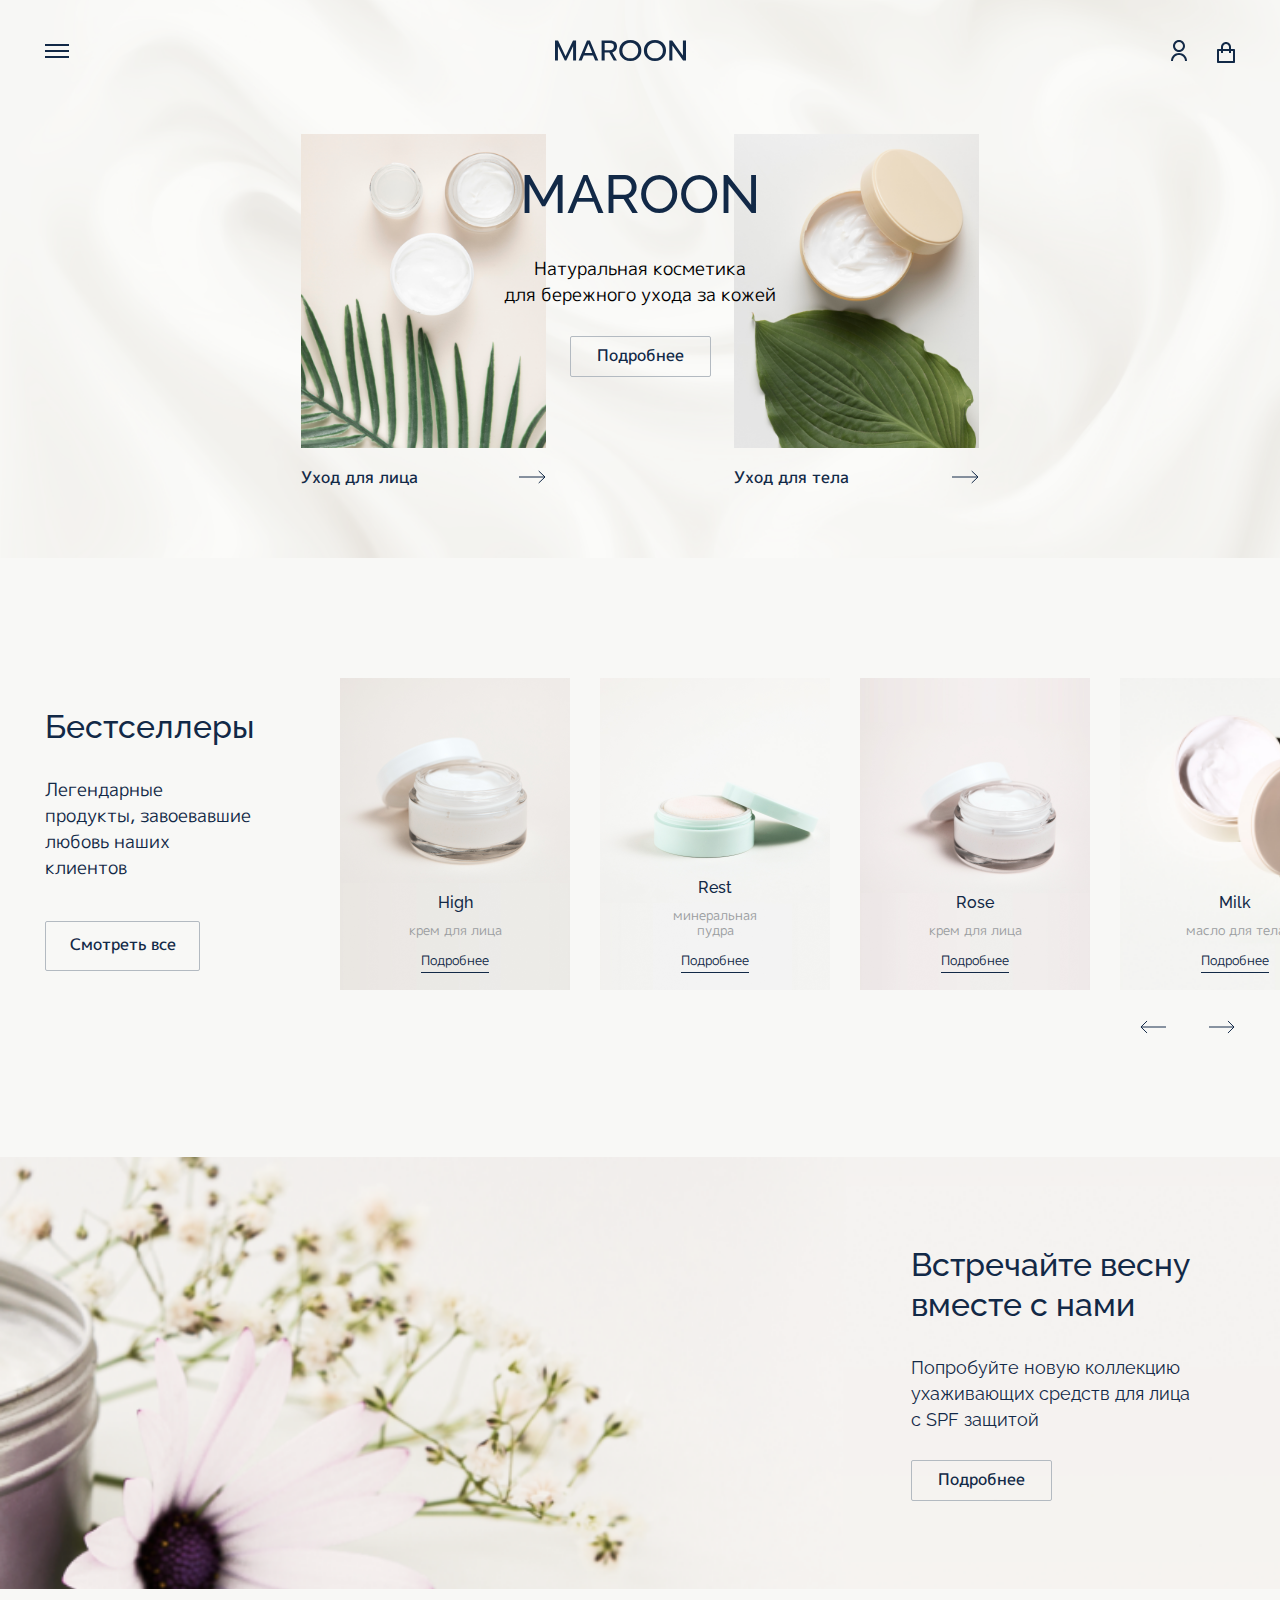
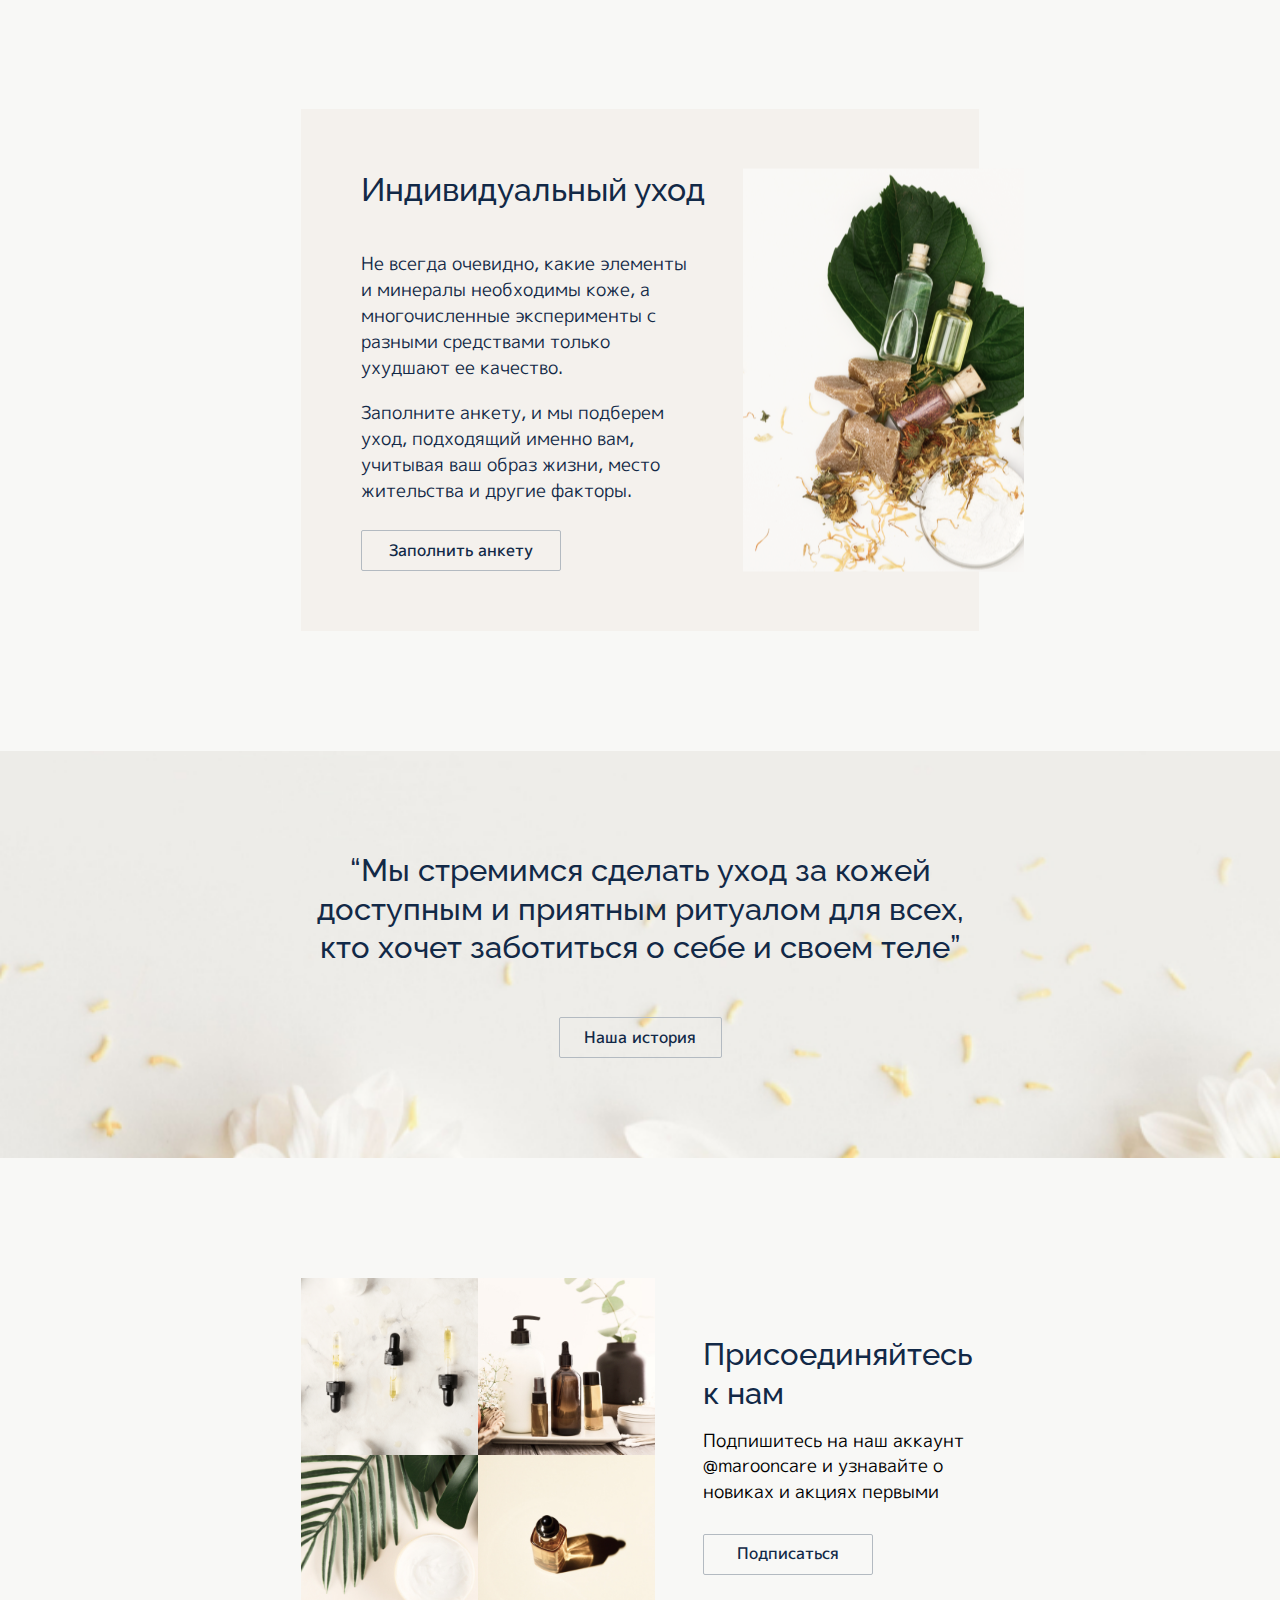
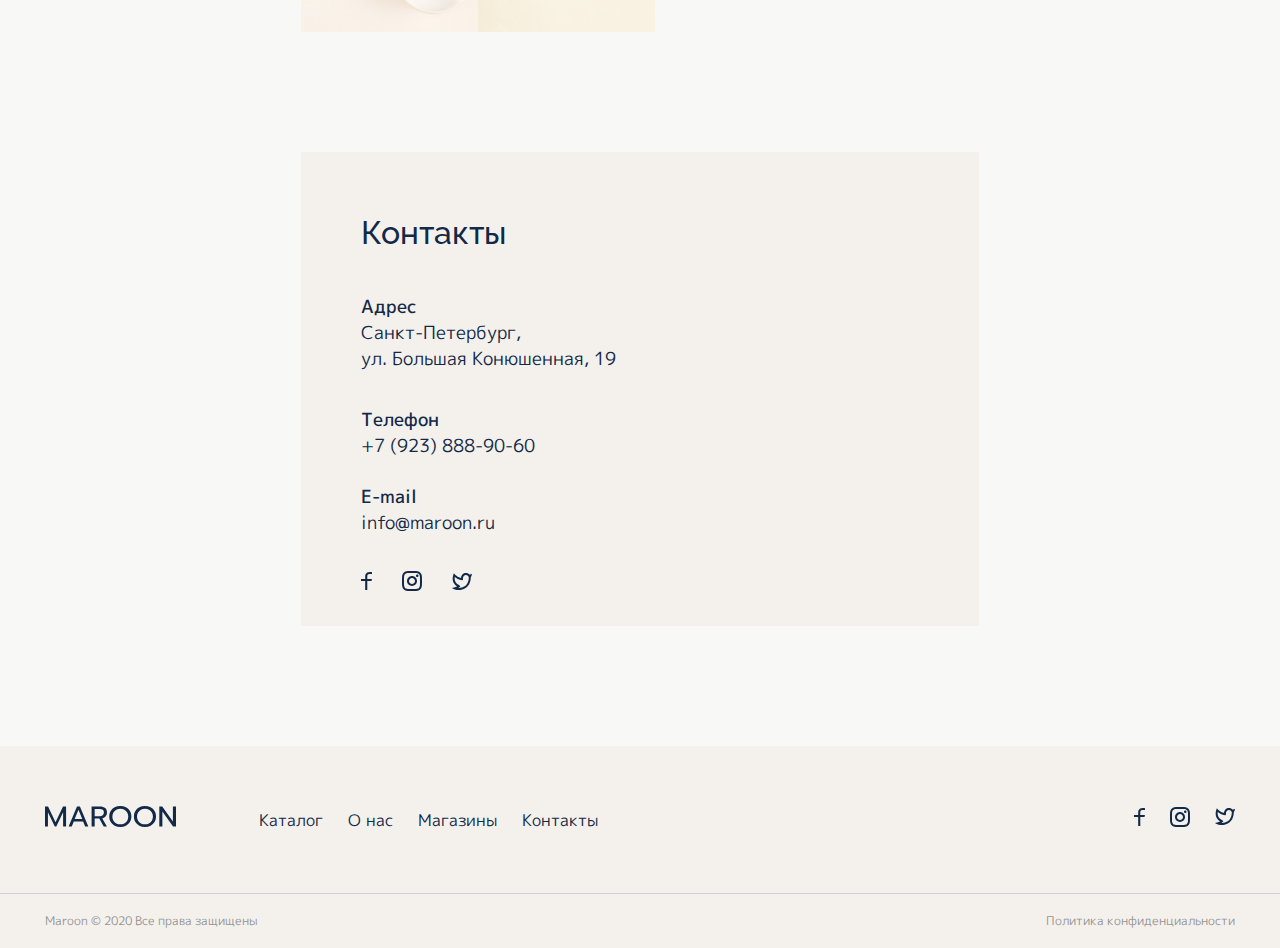
<file: index.html>
<!DOCTYPE html>
<html lang="ru">

<head>
    <meta charset="UTF-8">
    <meta name="viewport" content="width=device-width, initial-scale=1.0">
    <link rel="stylesheet" href="./assets/style/css/normalize.css">
    <link rel="stylesheet" href="./assets/style/css/main.css">
    <title>Главная страница</title>
</head>

<body>
    <div class="hero">
        <div class="hero__wrap">
            <header class="header">
                <div class="header__wrap">
                    <!-- <div class="headerBox"> -->
                    <div class="Hamburger Hamburger_xs">
                        <svg xmlns="http://www.w3.org/2000/svg" width="22" height="13" viewBox="0 0 22 13" fill="none">
                            <path d="M0 1H22M0 6.5H22M0 12H22" stroke="#122947" stroke-width="2" />
                        </svg>
                    </div>
                    <div class="Hamburger Hamburger_sm">
                        <svg width="24" height="14" viewBox="0 0 24 14" fill="none" xmlns="http://www.w3.org/2000/svg">
                            <path d="M0 1H24M0 7H24M0 13H24" stroke="#122947" stroke-width="2" />
                        </svg>
                    </div>
                    <!-- </div> -->
                    <div class="headerBox">
                        <a href="/" class="logo logo_sm" target="_blank">
                            <svg xmlns="http://www.w3.org/2000/svg" width="131" height="21" viewBox="0 0 131 21"
                                fill="none">
                                <path
                                    d="M0 0.432098H3.06145L10.535 16.1317L18.0085 0.432098H21.07V20.5679H18.0986V6.25103L11.2854 20.5679H9.78465L2.9414 6.25103V20.5679H0V0.432098Z"
                                    fill="#122947" />
                                <path
                                    d="M31.9844 0.432098H34.9258L43.2998 20.5679H40.1783L38.0773 15.5556H28.8029L26.7619 20.5679H23.6104L31.9844 0.432098ZM37.2369 13.107L33.4551 3.68724L29.6733 13.107H37.2369Z"
                                    fill="#122947" />
                                <path
                                    d="M46.6042 0.432098H55.0382C57.2792 0.432098 59 0.950617 60.2006 1.98765C61.4012 3.02469 62.0015 4.54184 62.0015 6.5391C62.0015 8.01783 61.5913 9.27572 60.7709 10.3128C59.9505 11.3306 58.7899 12.0219 57.2892 12.3868L61.9114 20.5679H58.7299L54.2578 12.6173H49.6656V20.5679H46.6042V0.432098ZM54.5279 10.1399C55.8686 10.1399 56.9291 9.84225 57.7094 9.24691C58.5098 8.63237 58.91 7.72977 58.91 6.5391C58.91 5.2332 58.5198 4.30178 57.7394 3.74486C56.9791 3.18793 55.9086 2.90947 54.5279 2.90947H49.6656V10.1399H54.5279Z"
                                    fill="#122947" />
                                <path
                                    d="M75.3097 21C73.2287 21 71.3479 20.5679 69.6671 19.7037C67.9863 18.8203 66.6656 17.5816 65.7052 15.9877C64.7447 14.3937 64.2645 12.5693 64.2645 10.5144C64.2645 8.45953 64.7447 6.63512 65.7052 5.04115C66.6656 3.44719 67.9863 2.2085 69.6671 1.3251C71.3479 0.441701 73.2287 0 75.3097 0C77.3907 0 79.2716 0.441701 80.9524 1.3251C82.6332 2.2085 83.9538 3.44719 84.9143 5.04115C85.8747 6.63512 86.355 8.45953 86.355 10.5144C86.355 12.5693 85.8747 14.3937 84.9143 15.9877C83.9538 17.5816 82.6332 18.8203 80.9524 19.7037C79.2716 20.5679 77.3907 21 75.3097 21ZM75.3097 18.3498C76.7904 18.3498 78.1311 18.0329 79.3316 17.3992C80.5522 16.7462 81.5127 15.834 82.213 14.6626C82.9133 13.4719 83.2635 12.0892 83.2635 10.5144C83.2635 8.95885 82.9133 7.59534 82.213 6.42387C81.5327 5.2332 80.5922 4.32099 79.3917 3.68724C78.1911 3.03429 76.8505 2.70782 75.3698 2.70782C73.869 2.70782 72.5084 3.02469 71.2878 3.65844C70.0873 4.29218 69.1268 5.20439 68.4065 6.39506C67.7061 7.58573 67.356 8.95885 67.356 10.5144C67.356 12.0892 67.7061 13.4719 68.4065 14.6626C69.1068 15.834 70.0572 16.7462 71.2578 17.3992C72.4784 18.0329 73.829 18.3498 75.3097 18.3498Z"
                                    fill="#122947" />
                                <path
                                    d="M99.9601 21C97.8791 21 95.9982 20.5679 94.3174 19.7037C92.6366 18.8203 91.316 17.5816 90.3556 15.9877C89.3951 14.3937 88.9149 12.5693 88.9149 10.5144C88.9149 8.45953 89.3951 6.63512 90.3556 5.04115C91.316 3.44719 92.6366 2.2085 94.3174 1.3251C95.9982 0.441701 97.8791 0 99.9601 0C102.041 0 103.922 0.441701 105.603 1.3251C107.284 2.2085 108.604 3.44719 109.565 5.04115C110.525 6.63512 111.005 8.45953 111.005 10.5144C111.005 12.5693 110.525 14.3937 109.565 15.9877C108.604 17.5816 107.284 18.8203 105.603 19.7037C103.922 20.5679 102.041 21 99.9601 21ZM99.9601 18.3498C101.441 18.3498 102.781 18.0329 103.982 17.3992C105.203 16.7462 106.163 15.834 106.863 14.6626C107.564 13.4719 107.914 12.0892 107.914 10.5144C107.914 8.95885 107.564 7.59534 106.863 6.42387C106.183 5.2332 105.243 4.32099 104.042 3.68724C102.841 3.03429 101.501 2.70782 100.02 2.70782C98.5194 2.70782 97.1588 3.02469 95.9382 3.65844C94.7376 4.29218 93.7772 5.20439 93.0568 6.39506C92.3565 7.58573 92.0063 8.95885 92.0063 10.5144C92.0063 12.0892 92.3565 13.4719 93.0568 14.6626C93.7572 15.834 94.7076 16.7462 95.9082 17.3992C97.1288 18.0329 98.4794 18.3498 99.9601 18.3498Z"
                                    fill="#122947" />
                                <path
                                    d="M114.312 0.432098H117.223L127.909 15.6132V0.432098H131V20.5679H128.059L117.374 5.38683V20.5679H114.312V0.432098Z"
                                    fill="#122947" />
                            </svg>
                        </a>
                        <a href="/" class="logo logo_xs" target="_blank">
                            <svg xmlns="http://www.w3.org/2000/svg" width="85" height="13" viewBox="0 0 85 13"
                                fill="none">
                                <path
                                    d="M0 0.267489H1.98644L6.83569 9.98628L11.6849 0.267489H13.6714V12.7325H11.7434V3.86968L7.32256 12.7325H6.34882L1.90854 3.86968V12.7325H0V0.267489Z"
                                    fill="#122947" />
                                <path
                                    d="M20.7532 0.267489H22.6618L28.0953 12.7325H26.0699L24.7066 9.62963H18.6889L17.3646 12.7325H15.3197L20.7532 0.267489ZM24.1613 8.11385L21.7075 2.28258L19.2537 8.11385H24.1613Z"
                                    fill="#122947" />
                                <path
                                    d="M30.2393 0.267489H35.7118C37.1659 0.267489 38.2825 0.588477 39.0615 1.23045C39.8405 1.87243 40.23 2.81161 40.23 4.04801C40.23 4.96342 39.9638 5.74211 39.4315 6.38409C38.8992 7.01417 38.1461 7.44216 37.1724 7.66804L40.1715 12.7325H38.1072L35.2054 7.8107H32.2258V12.7325H30.2393V0.267489ZM35.3807 6.27709C36.2506 6.27709 36.9387 6.09282 37.445 5.72428C37.9644 5.34385 38.224 4.78509 38.224 4.04801C38.224 3.2396 37.9709 2.66301 37.4645 2.31824C36.9712 1.97348 36.2766 1.8011 35.3807 1.8011H32.2258V6.27709H35.3807Z"
                                    fill="#122947" />
                                <path
                                    d="M48.8651 13C47.5148 13 46.2944 12.7325 45.2038 12.1975C44.1132 11.6507 43.2563 10.8839 42.6331 9.89712C42.0099 8.91038 41.6983 7.78098 41.6983 6.50892C41.6983 5.23685 42.0099 4.10745 42.6331 3.12071C43.2563 2.13397 44.1132 1.36717 45.2038 0.820302C46.2944 0.273434 47.5148 0 48.8651 0C50.2154 0 51.4358 0.273434 52.5264 0.820302C53.617 1.36717 54.4739 2.13397 55.0971 3.12071C55.7203 4.10745 56.0319 5.23685 56.0319 6.50892C56.0319 7.78098 55.7203 8.91038 55.0971 9.89712C54.4739 10.8839 53.617 11.6507 52.5264 12.1975C51.4358 12.7325 50.2154 13 48.8651 13ZM48.8651 11.3594C49.8259 11.3594 50.6957 11.1632 51.4747 10.7709C52.2667 10.3667 52.8899 9.80201 53.3443 9.07682C53.7987 8.33974 54.0259 7.48377 54.0259 6.50892C54.0259 5.54595 53.7987 4.70188 53.3443 3.97668C52.9029 3.2396 52.2927 2.6749 51.5137 2.28258C50.7347 1.87837 49.8648 1.67627 48.904 1.67627C47.9303 1.67627 47.0474 1.87243 46.2555 2.26475C45.4765 2.65706 44.8533 3.22177 44.3859 3.95885C43.9314 4.69593 43.7042 5.54595 43.7042 6.50892C43.7042 7.48377 43.9314 8.33974 44.3859 9.07682C44.8403 9.80201 45.457 10.3667 46.236 10.7709C47.028 11.1632 47.9043 11.3594 48.8651 11.3594Z"
                                    fill="#122947" />
                                <path
                                    d="M64.8596 13C63.5093 13 62.2889 12.7325 61.1983 12.1975C60.1077 11.6507 59.2508 10.8839 58.6276 9.89712C58.0044 8.91038 57.6928 7.78098 57.6928 6.50892C57.6928 5.23685 58.0044 4.10745 58.6276 3.12071C59.2508 2.13397 60.1077 1.36717 61.1983 0.820302C62.2889 0.273434 63.5093 0 64.8596 0C66.2099 0 67.4303 0.273434 68.5209 0.820302C69.6115 1.36717 70.4684 2.13397 71.0916 3.12071C71.7148 4.10745 72.0264 5.23685 72.0264 6.50892C72.0264 7.78098 71.7148 8.91038 71.0916 9.89712C70.4684 10.8839 69.6115 11.6507 68.5209 12.1975C67.4303 12.7325 66.2099 13 64.8596 13ZM64.8596 11.3594C65.8204 11.3594 66.6902 11.1632 67.4692 10.7709C68.2612 10.3667 68.8844 9.80201 69.3388 9.07682C69.7933 8.33974 70.0205 7.48377 70.0205 6.50892C70.0205 5.54595 69.7933 4.70188 69.3388 3.97668C68.8974 3.2396 68.2872 2.6749 67.5082 2.28258C66.7292 1.87837 65.8593 1.67627 64.8986 1.67627C63.9248 1.67627 63.042 1.87243 62.25 2.26475C61.471 2.65706 60.8478 3.22177 60.3804 3.95885C59.926 4.69593 59.6988 5.54595 59.6988 6.50892C59.6988 7.48377 59.926 8.33974 60.3804 9.07682C60.8348 9.80201 61.4515 10.3667 62.2305 10.7709C63.0225 11.1632 63.8988 11.3594 64.8596 11.3594Z"
                                    fill="#122947" />
                                <path
                                    d="M74.172 0.267489H76.061L82.9941 9.6653V0.267489H85V12.7325H83.0915L76.1584 3.33471V12.7325H74.172V0.267489Z"
                                    fill="#122947" />
                            </svg>
                        </a>
                    </div>
                    <div class="headerBox">
                        <div class="nav">
                            <nav class="nav__menu">
                                <a href="catalog.html" class="nav__link" target="_blank">
                                    Каталог
                                </a>
                                <a href="about.html" class="nav__link" target="_blank">
                                    О нас
                                </a>
                                <a href="contact.html" class="nav__link" target="_blank">
                                    Контакты
                                </a>
                            </nav>
                            <nav class="usernav">
                                <a href="cabinet.html" class="cabinet" target="_blank">
                                    <svg xmlns="http://www.w3.org/2000/svg" width="16" height="21" viewBox="0 0 16 21"
                                        fill="none">
                                        <path
                                            d="M0 21C0 18.8783 0.842855 16.8434 2.34315 15.3431C3.84344 13.8429 5.87827 13 8 13C10.1217 13 12.1566 13.8429 13.6569 15.3431C15.1571 16.8434 16 18.8783 16 21H14C14 19.4087 13.3679 17.8826 12.2426 16.7574C11.1174 15.6321 9.5913 15 8 15C6.4087 15 4.88258 15.6321 3.75736 16.7574C2.63214 17.8826 2 19.4087 2 21H0ZM8 12C4.685 12 2 9.315 2 6C2 2.685 4.685 0 8 0C11.315 0 14 2.685 14 6C14 9.315 11.315 12 8 12ZM8 10C10.21 10 12 8.21 12 6C12 3.79 10.21 2 8 2C5.79 2 4 3.79 4 6C4 8.21 5.79 10 8 10Z"
                                            fill="#122947" />
                                    </svg>
                                </a>
                                <a href="cabinet.html" class="cabinet cabinet_xs" target="_blank">
                                    <svg xmlns="http://www.w3.org/2000/svg" width="13" height="16" viewBox="0 0 13 16"
                                        fill="none">
                                        <path
                                            d="M0 16C0 14.3834 0.68482 12.8331 1.90381 11.69C3.12279 10.5469 4.77609 9.90476 6.5 9.90476C8.22391 9.90476 9.87721 10.5469 11.0962 11.69C12.3152 12.8331 13 14.3834 13 16H11.375C11.375 14.7876 10.8614 13.6248 9.94715 12.7675C9.03291 11.9102 7.79293 11.4286 6.5 11.4286C5.20707 11.4286 3.96709 11.9102 3.05285 12.7675C2.13861 13.6248 1.625 14.7876 1.625 16H0ZM6.5 9.14286C3.80656 9.14286 1.625 7.09714 1.625 4.57143C1.625 2.04571 3.80656 0 6.5 0C9.19344 0 11.375 2.04571 11.375 4.57143C11.375 7.09714 9.19344 9.14286 6.5 9.14286ZM6.5 7.61905C8.29562 7.61905 9.75 6.25524 9.75 4.57143C9.75 2.88762 8.29562 1.52381 6.5 1.52381C4.70437 1.52381 3.25 2.88762 3.25 4.57143C3.25 6.25524 4.70437 7.61905 6.5 7.61905Z"
                                            fill="#122947" />
                                    </svg>
                                </a>
                                <a href="basket.html" class="basket" target="_blank">
                                    <svg xmlns="http://www.w3.org/2000/svg" class="basket" width="18" height="21"
                                        viewBox="0 0 18 21" fill="none">
                                        <path
                                            d="M4 7V5C4 3.67392 4.52678 2.40215 5.46447 1.46447C6.40215 0.526784 7.67392 0 9 0C10.3261 0 11.5979 0.526784 12.5355 1.46447C13.4732 2.40215 14 3.67392 14 5V7H17C17.2652 7 17.5196 7.10536 17.7071 7.29289C17.8946 7.48043 18 7.73478 18 8V20C18 20.2652 17.8946 20.5196 17.7071 20.7071C17.5196 20.8946 17.2652 21 17 21H1C0.734784 21 0.48043 20.8946 0.292893 20.7071C0.105357 20.5196 0 20.2652 0 20V8C0 7.73478 0.105357 7.48043 0.292893 7.29289C0.48043 7.10536 0.734784 7 1 7H4ZM4 9H2V19H16V9H14V11H12V9H6V11H4V9ZM6 7H12V5C12 4.20435 11.6839 3.44129 11.1213 2.87868C10.5587 2.31607 9.79565 2 9 2C8.20435 2 7.44129 2.31607 6.87868 2.87868C6.31607 3.44129 6 4.20435 6 5V7Z"
                                            fill="#122947" />
                                    </svg>
                                </a>
                                <a href="basket.html" class="basket basket_xs" target="_blank">
                                    <svg xmlns="http://www.w3.org/2000/svg" width="14" height="16" viewBox="0 0 14 16"
                                        fill="none">
                                        <path
                                            d="M3.11111 5.33333V3.80952C3.11111 2.79918 3.52083 1.83021 4.25014 1.11578C4.97945 0.401359 5.9686 0 7 0C8.0314 0 9.02055 0.401359 9.74986 1.11578C10.4792 1.83021 10.8889 2.79918 10.8889 3.80952V5.33333H13.2222C13.4285 5.33333 13.6263 5.41361 13.7722 5.55649C13.9181 5.69938 14 5.89317 14 6.09524V15.2381C14 15.4402 13.9181 15.634 13.7722 15.7768C13.6263 15.9197 13.4285 16 13.2222 16H0.777778C0.571498 16 0.373667 15.9197 0.227806 15.7768C0.0819442 15.634 0 15.4402 0 15.2381V6.09524C0 5.89317 0.0819442 5.69938 0.227806 5.55649C0.373667 5.41361 0.571498 5.33333 0.777778 5.33333H3.11111ZM3.11111 6.85714H1.55556V14.4762H12.4444V6.85714H10.8889V8.38095H9.33333V6.85714H4.66667V8.38095H3.11111V6.85714ZM4.66667 5.33333H9.33333V3.80952C9.33333 3.20331 9.0875 2.62193 8.64992 2.19328C8.21233 1.76463 7.61884 1.52381 7 1.52381C6.38116 1.52381 5.78767 1.76463 5.35008 2.19328C4.9125 2.62193 4.66667 3.20331 4.66667 3.80952V5.33333Z"
                                            fill="#122947" />
                                    </svg>
                                </a>
                            </nav>
                        </div>
                    </div>
                </div>
            </header>
            <div class="mainCare">
                <div class="mainCare__wrap">
                    <div class="mainCareBox">
                        <img class="careImg" src="./assets/images/main-careImg/Rectangle5.png" alt="facecare" />
                        <a href="facecare.html" class="careLink" target="_blank">
                            <span>Уход для лица</span>
                            <svg class="tap" xmlns="http://www.w3.org/2000/svg" width="27" height="14"
                                viewBox="0 0 27 14" fill="none">
                                <path d="M0 7H26M26 7L19.697 1M26 7L19.697 13" stroke="#122947" />
                            </svg>
                        </a>
                    </div>
                    <div class="mainCareBox mainCareBox_levitation">
                        <div class="mainInfo">
                            <h2 class="mainInfo__title">MAROON</h2>
                            <div class="mainInfo__text">
                                <p>
                                    Натуральная косметика <br />
                                    для бережного ухода за кожей
                                </p>
                            </div>
                            <a href="#" class="mainInfo__btn" role="button">Подробнее</a>
                        </div>
                    </div>
                    <div class="mainCareBox">
                        <div class="care">
                            <img class="careImg" src="./assets/images/main-careImg/Rectangle6.png" alt="bodycare" />
                            <a href="bodycare.html" class="careLink" target="_blank">
                                <span> Уход для тела</span>
                                <svg class="tap" xmlns="http://www.w3.org/2000/svg" width="27" height="14"
                                    viewBox="0 0 27 14" fill="none">
                                    <path d="M0 7H26M26 7L19.697 1M26 7L19.697 13" stroke="#122947" />
                                </svg>
                            </a>
                        </div>
                    </div>
                </div>
            </div>
        </div>
    </div>

    <main>
        <section class="section-bestsellers">
            <div class="section-bestsellers__wrapper">
                <div class="wrapper-bestsellers">
                    <article class="container-bestsellers">
                        <h2 class="container-bestsellers__header">Бестселлеры</h2>
                        <p class="container-bestsellers__paragraph">
                            Легендарные продукты, завоевавшие любовь наших клиентов
                        </p>
                        <a href="#" class="container-bestsellers__button">Смотреть все</a>
                    </article>

                    <div class="container-items">
                        <ul class="bestsellers-items-block">
                            <li class="bestsellers-items-block__list">
                                <a href="#" target="_blank" class="bestsellers-items-block__link">
                                    <img src="./assets/images/indexImg/icons/bestsellers-item-1.png"
                                        alt="Крем для лица High" width="230" class="bestsellers-items-block__image" />
                                    <div class="container-description">
                                        <h3 class="container-description__header">High</h3>
                                        <p class="container-description__paragraph">
                                            крем для лица
                                        </p>
                                        <span class="container-description__additional-text">Подробнее</span>
                                    </div>
                                </a>
                            </li>

                            <li class="bestsellers-items-block__list">
                                <a href="#" target="_blank" class="bestsellers-items-block__link">
                                    <img src="./assets/images/indexImg/icons/bestsellers-item-2.png"
                                        alt="Крем для лица High" width="230" class="bestsellers-items-block__image" />
                                    <div class="container-description">
                                        <h3 class="container-description__header">Rest</h3>
                                        <p class="container-description__paragraph">
                                            минеральная пудра
                                        </p>
                                        <span class="container-description__additional-text">Подробнее</span>
                                    </div>
                                </a>
                            </li>

                            <li class="bestsellers-items-block__list">
                                <a href="#" target="_blank" class="bestsellers-items-block__link">
                                    <img src="./assets/images/indexImg/icons/bestsellers-item-3.png"
                                        alt="Крем для лица High" width="230" class="bestsellers-items-block__image" />
                                    <div class="container-description">
                                        <h3 class="container-description__header">Rose</h3>
                                        <p class="container-description__paragraph">
                                            крем для лица
                                        </p>
                                        <span class="container-description__additional-text">Подробнее</span>
                                    </div>
                                </a>
                            </li>

                            <li class="bestsellers-items-block__list">
                                <a href="#" target="_blank" class="bestsellers-items-block__link">
                                    <img src="./assets/images/indexImg/icons/bestsellers-item-4.png"
                                        alt="Крем для лица High" width="230" class="bestsellers-items-block__image" />
                                    <div class="container-description">
                                        <h3 class="container-description__header">Milk</h3>
                                        <p class="container-description__paragraph">
                                            масло для тела
                                        </p>
                                        <span class="container-description__additional-text">Подробнее</span>
                                    </div>
                                </a>
                            </li>
                        </ul>

                        <div class="container-items-wrapper">
                            <a href="#" class="container-bestsellers__button_mobile">Смотреть все</a>
                        </div>
                    </div>
                </div>

                <div class="container-carousel">
                    <ul class="carousel-items">
                        <li class="carousel-items__list">
                            <button type="button" aria-label="Стрелка влево" title="Стрелка влево"
                                class="carousel-items__button">
                                <img src="./assets/images/indexImg/icons/left-arrow.svg"
                                    alt="Изображение стрелочки, чтобы перемотать влево" width="26"
                                    class="carousel-items__image" />
                            </button>
                        </li>
                        <li class="carousel-items__list">
                            <button type="button" aria-label="Стрелка вправо" title="Стрелка вправо"
                                class="carousel-items__button">
                                <img src="./assets/images/indexImg/icons/right-arrow.svg"
                                    alt="Изображение стрелочки, чтобы перемотать вправо" width="26"
                                    class="carousel-items__image" />
                            </button>
                        </li>
                    </ul>
                </div>
            </div>
        </section>

        <div class="mainSpring">
            <div class="mainSpring__wrap">
                <div class="mainSpringBox">
                    <h3 class="mainSpringBox__title">Встречайте весну вместе с нами</h3>
                    <div class="mainSpringBox__text">
                        <p>
                            Попробуйте новую коллекцию ухаживающих средств для лица с SPF
                            защитой
                        </p>
                    </div>
                    <a href="#" class="mainSpringBox__btn" role="button">Подробнее</a>
                </div>
            </div>
        </div>

        <div class="personalCare">
            <div class="personalCare__wrap">
                <div class="personalCareBox">
                    <h3 class="personalCareBox__title">Индивидуальный уход</h3>
                    <div class="personalCareBox__text">
                        <p>
                            Не всегда очевидно, какие элементы и минералы необходимы коже, а
                            многочисленные эксперименты с разными средствами только ухудшают
                            ее качество.
                        </p>
                        <br />
                        <p>
                            Заполните анкету, и мы подберем уход, подходящий именно вам,
                            учитывая ваш образ жизни, место жительства и другие факторы.
                        </p>
                    </div>
                    <a href="#" class="personalCareBox__btn">Заполнить анкету</a>
                </div>
                <div class="personalCareImg">
                    <img src="./assets/images/personal-careImg/Rectangle 38.png" class="personalCareImg__xl"
                        alt="facecare" />
                    <img src="./assets/images/personal-careImg/Rectangle 38 sm.png" class="personalCareImg__sm"
                        alt="facecare" />
                    <img src="./assets/images/personal-careImg/Rectangle 38 xs.png"
                        class="personalCareImg personalCareImg__xs" alt="facecare" />
                </div>
            </div>
        </div>

        <div class="history">
            <div class="history__wrap">
                <div class="historyBox">
                    <div class="historyBox__text">
                        <p>
                            “Мы стремимся сделать уход за кожей доступным и приятным
                            ритуалом для всех, кто хочет заботиться о себе и своем теле”
                        </p>
                    </div>
                    <a href="#" class="historyBox__btn">Наша история</a>
                </div>
            </div>
        </div>

        <section class="container">
            <div class="follow-container">
                <section class="follow">
                    <div class="follow__wrap">
                        <div class="follow-wrapper">
                            <img src="./assets/images/followImg/cream.jpg" alt="cream" class="follow-wrapper_img" />
                            <img src="./assets/images/followImg/pipette.png" alt="pipette" class="follow-wrapper_img" />
                            <img src="./assets/images/followImg/face.jpg" alt="face" class="follow-wrapper_img" />
                            <img src="./assets/images/followImg/cosmetic.jpg" alt="cosmetic"
                                class="follow-wrapper_img" />
                            <img src="./assets/images/followImg/white_cream.jpg" alt="white_cream"
                                class="follow-wrapper_img" />
                            <img src="./assets/images/followImg/serum.jpg" alt="serum" class="follow-wrapper_img" />
                        </div>
                        <div class="follow-content">
                            <div class="follow-content__container">
                                <h2 class="follow-content__title">Присоединяйтесь к нам</h2>
                                <p class="follow-content__txt">
                                    Подпишитесь на наш аккаунт @marooncare и узнавайте о новиках
                                    и акциях первыми
                                </p>
                                <a href="https://www.instagram.com/" class="follow-content__button">Подписаться</a>
                            </div>
                        </div>
                    </div>
                </section>
            </div>
        </section>

        <section class="container">
            <div class="container__conts">
                <div class="container__contacts contacts">
                    <h3 class="contacts__title">Контакты</h3>
                    <div class="contacts__info">
                        <h4>Адрес</h4>
                        <p>Санкт-Петербург, <br />ул. Большая Конюшенная, 19</p>
                    </div>
                    <div class="contacts__info">
                        <h4>Телефон</h4>
                        <a class="contacts__link" href="tel:+79238889060" aria-label="Телефон">
                            +7 (923) 888-90-60
                        </a>
                    </div>
                    <div class="contacts__info">
                        <h4>E-mail</h4>
                        <a class="contacts__link" href="tel:+79238889060" aria-label="E-mail">
                            info@maroon.ru
                        </a>
                    </div>
                    <div class="contacts__info contacts__info__icons">
                        <a class="contacts__link" href="tel:+79238889060" aria-label="Facebook"><img
                                src="./assets/images/mapImg/fb.svg" alt="Иконка Фейсбука" />
                        </a>
                        <a class="contacts__link" href="tel:+79238889060" aria-label="İnstagram"><img
                                src="./assets/images/mapImg/inst.svg" alt="Иконка Инстаграма" />
                        </a>
                        <a class="contacts__link" href="tel:+79238889060" aria-label="Twitter"><img
                                src="./assets/images/mapImg/tw.svg" alt="Иконка Твиттера" />
                        </a>
                    </div>
                </div>
                <div class="container__map map-desktop">
                    <iframe
                        src="https://www.google.com/maps/embed?pb=!1m18!1m12!1m3!1d249.82464543141393!2d30.322896887436507!3d59.938826386130756!2m3!1f0!2f0!3f0!3m2!1i1024!2i768!4f13.1!3m3!1m2!1s0x4696310fca5ba729%3A0xea9c53d4493c879f!2z0JHQvtC70YzRiNCw0Y8g0JrQvtC90Y7RiNC10L3QvdCw0Y8g0YPQuy4sIDE5LCDQodCw0L3QutGCLdCf0LXRgtC10YDQsdGD0YDQsywgMTkxMTg2!5e0!3m2!1sru!2sru!4v1603657065173!5m2!1sru!2sru"
                        max-width="700" max-height="450" frameborder="0" style="border: 0" allowfullscreen=""
                        aria-hidden="false" tabindex="0" class="iframe__desktop"></iframe>
                </div>
                <div class="container__mapxs map-xs">
                    <iframe
                        src="https://www.google.com/maps/embed?pb=!1m18!1m12!1m3!1d249.82464543141393!2d30.322896887436507!3d59.938826386130756!2m3!1f0!2f0!3f0!3m2!1i1024!2i768!4f13.1!3m3!1m2!1s0x4696310fca5ba729%3A0xea9c53d4493c879f!2z0JHQvtC70YzRiNCw0Y8g0JrQvtC90Y7RiNC10L3QvdCw0Y8g0YPQuy4sIDE5LCDQodCw0L3QutGCLdCf0LXRgtC10YDQsdGD0YDQsywgMTkxMTg2!5e0!3m2!1sru!2sru!4v1603657065173!5m2!1sru!2sru"
                        max-width="700" max-height="450" frameborder="0" style="border: 0" allowfullscreen=""
                        aria-hidden="false" tabindex="0" class="iframe__xs"></iframe>
                </div>
            </div>
            </div>
        </section>
        </div>
        </div>
        </section>
        </div>
        </section>
    </main>

    <footer class="footer">
        <div class="footer-container">
            <div class="footer-content">
                <a class="footer-content__logo" href="index.html">
                    <svg class="footer-content__icon" xmlns="http://www.w3.org/2000/svg" width="131" height="21"
                        viewBox="0 0 131 21" fill="none">
                        <path
                            d="M0 0.432098H3.06145L10.535 16.1317L18.0085 0.432098H21.07V20.5679H18.0986V6.25103L11.2854 20.5679H9.78465L2.9414 6.25103V20.5679H0V0.432098Z"
                            fill="#122947" />
                        <path
                            d="M31.9844 0.432098H34.9258L43.2998 20.5679H40.1783L38.0773 15.5556H28.8029L26.7619 20.5679H23.6104L31.9844 0.432098ZM37.2369 13.107L33.4551 3.68724L29.6733 13.107H37.2369Z"
                            fill="#122947" />
                        <path
                            d="M46.6042 0.432098H55.0382C57.2792 0.432098 59 0.950617 60.2006 1.98765C61.4012 3.02469 62.0015 4.54184 62.0015 6.5391C62.0015 8.01783 61.5913 9.27572 60.7709 10.3128C59.9505 11.3306 58.7899 12.0219 57.2892 12.3868L61.9114 20.5679H58.7299L54.2578 12.6173H49.6656V20.5679H46.6042V0.432098ZM54.5279 10.1399C55.8686 10.1399 56.9291 9.84225 57.7094 9.24691C58.5098 8.63237 58.91 7.72977 58.91 6.5391C58.91 5.2332 58.5198 4.30178 57.7394 3.74486C56.9791 3.18793 55.9086 2.90947 54.5279 2.90947H49.6656V10.1399H54.5279Z"
                            fill="#122947" />
                        <path
                            d="M75.3097 21C73.2287 21 71.3479 20.5679 69.6671 19.7037C67.9863 18.8203 66.6656 17.5816 65.7052 15.9877C64.7447 14.3937 64.2645 12.5693 64.2645 10.5144C64.2645 8.45953 64.7447 6.63512 65.7052 5.04115C66.6656 3.44719 67.9863 2.2085 69.6671 1.3251C71.3479 0.441701 73.2287 0 75.3097 0C77.3907 0 79.2716 0.441701 80.9524 1.3251C82.6332 2.2085 83.9538 3.44719 84.9143 5.04115C85.8747 6.63512 86.355 8.45953 86.355 10.5144C86.355 12.5693 85.8747 14.3937 84.9143 15.9877C83.9538 17.5816 82.6332 18.8203 80.9524 19.7037C79.2716 20.5679 77.3907 21 75.3097 21ZM75.3097 18.3498C76.7904 18.3498 78.1311 18.0329 79.3316 17.3992C80.5522 16.7462 81.5127 15.834 82.213 14.6626C82.9133 13.4719 83.2635 12.0892 83.2635 10.5144C83.2635 8.95885 82.9133 7.59534 82.213 6.42387C81.5327 5.2332 80.5922 4.32099 79.3917 3.68724C78.1911 3.03429 76.8505 2.70782 75.3698 2.70782C73.869 2.70782 72.5084 3.02469 71.2878 3.65844C70.0873 4.29218 69.1268 5.20439 68.4065 6.39506C67.7061 7.58573 67.356 8.95885 67.356 10.5144C67.356 12.0892 67.7061 13.4719 68.4065 14.6626C69.1068 15.834 70.0572 16.7462 71.2578 17.3992C72.4784 18.0329 73.829 18.3498 75.3097 18.3498Z"
                            fill="#122947" />
                        <path
                            d="M99.9601 21C97.8791 21 95.9982 20.5679 94.3174 19.7037C92.6366 18.8203 91.316 17.5816 90.3556 15.9877C89.3951 14.3937 88.9149 12.5693 88.9149 10.5144C88.9149 8.45953 89.3951 6.63512 90.3556 5.04115C91.316 3.44719 92.6366 2.2085 94.3174 1.3251C95.9982 0.441701 97.8791 0 99.9601 0C102.041 0 103.922 0.441701 105.603 1.3251C107.284 2.2085 108.604 3.44719 109.565 5.04115C110.525 6.63512 111.005 8.45953 111.005 10.5144C111.005 12.5693 110.525 14.3937 109.565 15.9877C108.604 17.5816 107.284 18.8203 105.603 19.7037C103.922 20.5679 102.041 21 99.9601 21ZM99.9601 18.3498C101.441 18.3498 102.781 18.0329 103.982 17.3992C105.203 16.7462 106.163 15.834 106.863 14.6626C107.564 13.4719 107.914 12.0892 107.914 10.5144C107.914 8.95885 107.564 7.59534 106.863 6.42387C106.183 5.2332 105.243 4.32099 104.042 3.68724C102.841 3.03429 101.501 2.70782 100.02 2.70782C98.5194 2.70782 97.1588 3.02469 95.9382 3.65844C94.7376 4.29218 93.7772 5.20439 93.0568 6.39506C92.3565 7.58573 92.0063 8.95885 92.0063 10.5144C92.0063 12.0892 92.3565 13.4719 93.0568 14.6626C93.7572 15.834 94.7076 16.7462 95.9082 17.3992C97.1288 18.0329 98.4794 18.3498 99.9601 18.3498Z"
                            fill="#122947" />
                        <path
                            d="M114.312 0.432098H117.223L127.909 15.6132V0.432098H131V20.5679H128.059L117.374 5.38683V20.5679H114.312V0.432098Z"
                            fill="#122947" />
                    </svg>

                </a>
                <ul class="footer-content__nav">
                    <li class="footer-content__item"><a class="footer-content__link" href="catalog.html">Каталог</a>
                    </li>
                    <li class="footer-content__item"><a class="footer-content__link" href="#">О нас</a></li>
                    <li class="footer-content__item"><a class="footer-content__link" href="#">Магазины</a></li>
                    <li class="footer-content__item"><a class="footer-content__link" href="#">Контакты</a></li>
                </ul>
                <ul class="footer-content__social-networks">
                    <li class="footer-content__item"><a href="#">
                            <svg xmlns="http://www.w3.org/2000/svg" width="11" height="18" viewBox="0 0 11 18"
                                fill="none">
                                <path
                                    d="M6.28571 7H11L10.4762 9H6.28571V18H4.19048V9H0V7H4.19048V5.128C4.19048 3.345 4.38533 2.698 4.74991 2.046C5.10715 1.40181 5.65904 0.875009 6.3339 0.534C7.01695 0.186 7.69476 0 9.56267 0C10.1095 0 10.5893 0.0500001 11 0.15V2H9.56267C8.17562 2 7.75343 2.078 7.32286 2.298C7.00438 2.46 6.76762 2.686 6.59791 2.99C6.36743 3.401 6.28571 3.804 6.28571 5.128V7Z"
                                    fill="#122947" />
                            </svg>
                        </a></li>
                    <li class="footer-content__item"><a href="#"><svg xmlns="http://www.w3.org/2000/svg" width="20"
                                height="20" viewBox="0 0 20 20" fill="none">
                                <path
                                    d="M10 7C9.20435 7 8.44129 7.31607 7.87868 7.87868C7.31607 8.44129 7 9.20435 7 10C7 10.7956 7.31607 11.5587 7.87868 12.1213C8.44129 12.6839 9.20435 13 10 13C10.7956 13 11.5587 12.6839 12.1213 12.1213C12.6839 11.5587 13 10.7956 13 10C13 9.20435 12.6839 8.44129 12.1213 7.87868C11.5587 7.31607 10.7956 7 10 7ZM10 5C11.3261 5 12.5979 5.52678 13.5355 6.46447C14.4732 7.40215 15 8.67392 15 10C15 11.3261 14.4732 12.5979 13.5355 13.5355C12.5979 14.4732 11.3261 15 10 15C8.67392 15 7.40215 14.4732 6.46447 13.5355C5.52678 12.5979 5 11.3261 5 10C5 8.67392 5.52678 7.40215 6.46447 6.46447C7.40215 5.52678 8.67392 5 10 5ZM16.5 4.75C16.5 5.08152 16.3683 5.39946 16.1339 5.63388C15.8995 5.8683 15.5815 6 15.25 6C14.9185 6 14.6005 5.8683 14.3661 5.63388C14.1317 5.39946 14 5.08152 14 4.75C14 4.41848 14.1317 4.10054 14.3661 3.86612C14.6005 3.6317 14.9185 3.5 15.25 3.5C15.5815 3.5 15.8995 3.6317 16.1339 3.86612C16.3683 4.10054 16.5 4.41848 16.5 4.75ZM10 2C7.526 2 7.122 2.007 5.971 2.058C5.187 2.095 4.661 2.2 4.173 2.39C3.739 2.558 3.426 2.759 3.093 3.093C2.78001 3.3954 2.53935 3.76458 2.389 4.173C2.199 4.663 2.094 5.188 2.058 5.971C2.006 7.075 2 7.461 2 10C2 12.474 2.007 12.878 2.058 14.029C2.095 14.812 2.2 15.339 2.389 15.826C2.559 16.261 2.759 16.574 3.091 16.906C3.428 17.242 3.741 17.443 4.171 17.609C4.665 17.8 5.191 17.906 5.971 17.942C7.075 17.994 7.461 18 10 18C12.474 18 12.878 17.993 14.029 17.942C14.811 17.905 15.338 17.8 15.826 17.611C16.259 17.442 16.574 17.241 16.906 16.909C17.243 16.572 17.444 16.259 17.61 15.829C17.8 15.336 17.906 14.809 17.942 14.029C17.994 12.925 18 12.539 18 10C18 7.526 17.993 7.122 17.942 5.971C17.905 5.189 17.8 4.661 17.61 4.173C17.4593 3.765 17.2191 3.39596 16.907 3.093C16.6047 2.77985 16.2355 2.53917 15.827 2.389C15.337 2.199 14.811 2.094 14.029 2.058C12.925 2.006 12.539 2 10 2ZM10 0C12.717 0 13.056 0.00999994 14.122 0.0599999C15.187 0.11 15.912 0.277 16.55 0.525C17.21 0.779 17.766 1.123 18.322 1.678C18.8305 2.1779 19.224 2.78259 19.475 3.45C19.722 4.087 19.89 4.813 19.94 5.878C19.987 6.944 20 7.283 20 10C20 12.717 19.99 13.056 19.94 14.122C19.89 15.187 19.722 15.912 19.475 16.55C19.2247 17.2178 18.8311 17.8226 18.322 18.322C17.822 18.8303 17.2173 19.2238 16.55 19.475C15.913 19.722 15.187 19.89 14.122 19.94C13.056 19.987 12.717 20 10 20C7.283 20 6.944 19.99 5.878 19.94C4.813 19.89 4.088 19.722 3.45 19.475C2.78233 19.2245 2.17753 18.8309 1.678 18.322C1.16941 17.8222 0.775931 17.2175 0.525 16.55C0.277 15.913 0.11 15.187 0.0599999 14.122C0.0129999 13.056 0 12.717 0 10C0 7.283 0.00999994 6.944 0.0599999 5.878C0.11 4.812 0.277 4.088 0.525 3.45C0.775236 2.78218 1.1688 2.17732 1.678 1.678C2.17767 1.16923 2.78243 0.775729 3.45 0.525C4.088 0.277 4.812 0.11 5.878 0.0599999C6.944 0.0129999 7.283 0 10 0Z"
                                    fill="#122947" />
                            </svg>
                        </a></li>
                    <li class="footer-content__item"><a href="#"><svg xmlns="http://www.w3.org/2000/svg" width="20"
                                height="17" viewBox="0 0 20 17" fill="none">
                                <path
                                    d="M13.8641 2.04374C13.1063 2.04361 12.3787 2.34819 11.838 2.89193C11.2972 3.43567 10.9865 4.17511 10.9726 4.95114L10.9447 6.55955C10.9431 6.6459 10.9236 6.73093 10.8877 6.80905C10.8517 6.88717 10.8 6.95662 10.736 7.01284C10.6719 7.06906 10.597 7.11078 10.5162 7.13527C10.4353 7.15975 10.3503 7.16645 10.2667 7.15491L8.71031 6.93842C6.66235 6.65248 4.70013 5.68641 2.81769 4.08004C2.22145 7.46026 3.38601 9.8019 6.19074 11.6084L7.9326 12.7297C8.01536 12.783 8.08412 12.8562 8.13286 12.943C8.18159 13.0298 8.20882 13.1275 8.21217 13.2275C8.21551 13.3276 8.19487 13.427 8.15204 13.517C8.10922 13.607 8.04551 13.6848 7.9665 13.7438L6.37918 14.9315C7.3234 14.9917 8.21975 14.9488 8.96356 14.7977C13.6677 13.8357 16.7955 10.2104 16.7955 4.23016C16.7955 3.74202 15.7864 2.04374 13.8641 2.04374ZM8.97851 4.91335C8.99592 3.92895 9.29646 2.97169 9.84252 2.16141C10.3886 1.35113 11.1559 0.723842 12.0484 0.358092C12.9409 -0.00765845 13.9188 -0.0956204 14.8599 0.105219C15.801 0.306059 16.6633 0.786775 17.3389 1.48718C18.0478 1.48207 18.651 1.66589 20 0.828497C19.666 2.50329 19.5015 3.23039 18.7896 4.23016C18.7896 12.0343 14.1064 15.8291 9.3544 16.8003C6.09602 17.4661 1.35799 16.3724 0 14.9202C0.691959 14.8651 3.50366 14.5556 5.12887 13.3373C3.75393 12.4091 -1.71893 9.11054 1.87746 0.24232C3.56548 2.26126 5.27743 3.63581 7.01231 4.36496C8.16691 4.85003 8.45007 4.83982 8.97951 4.91437L8.97851 4.91335Z"
                                    fill="#122947" />
                            </svg>
                        </a></li>
                </ul>
            </div>
        </div>
        <div class="footer-copyright">
            <div class="footer-copyright__txt">
                <span>Maroon &copy 2020 Все права защищены</span>
                <span><a class="footer-copyright__link" href="#">Политика конфиденциальности</a></span>
            </div>
        </div>
    </footer>

</body>

</html>
</file>
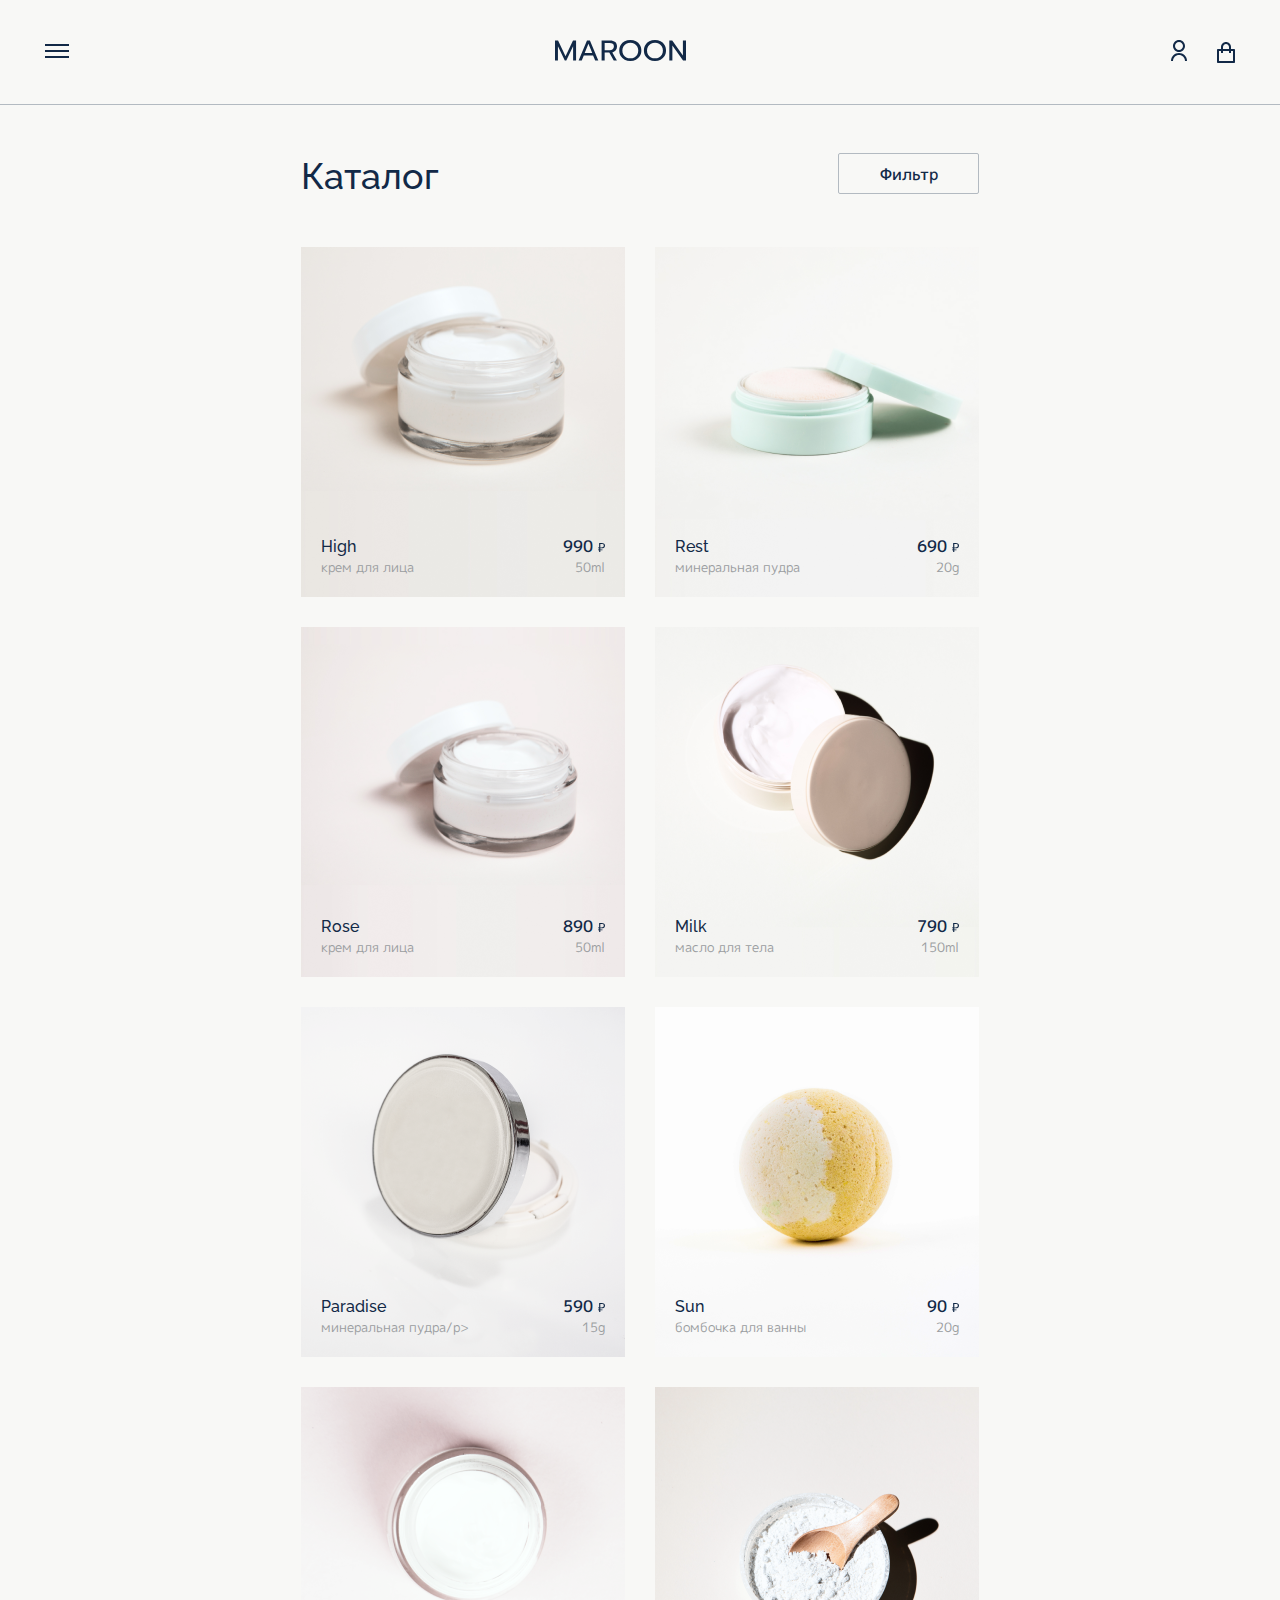
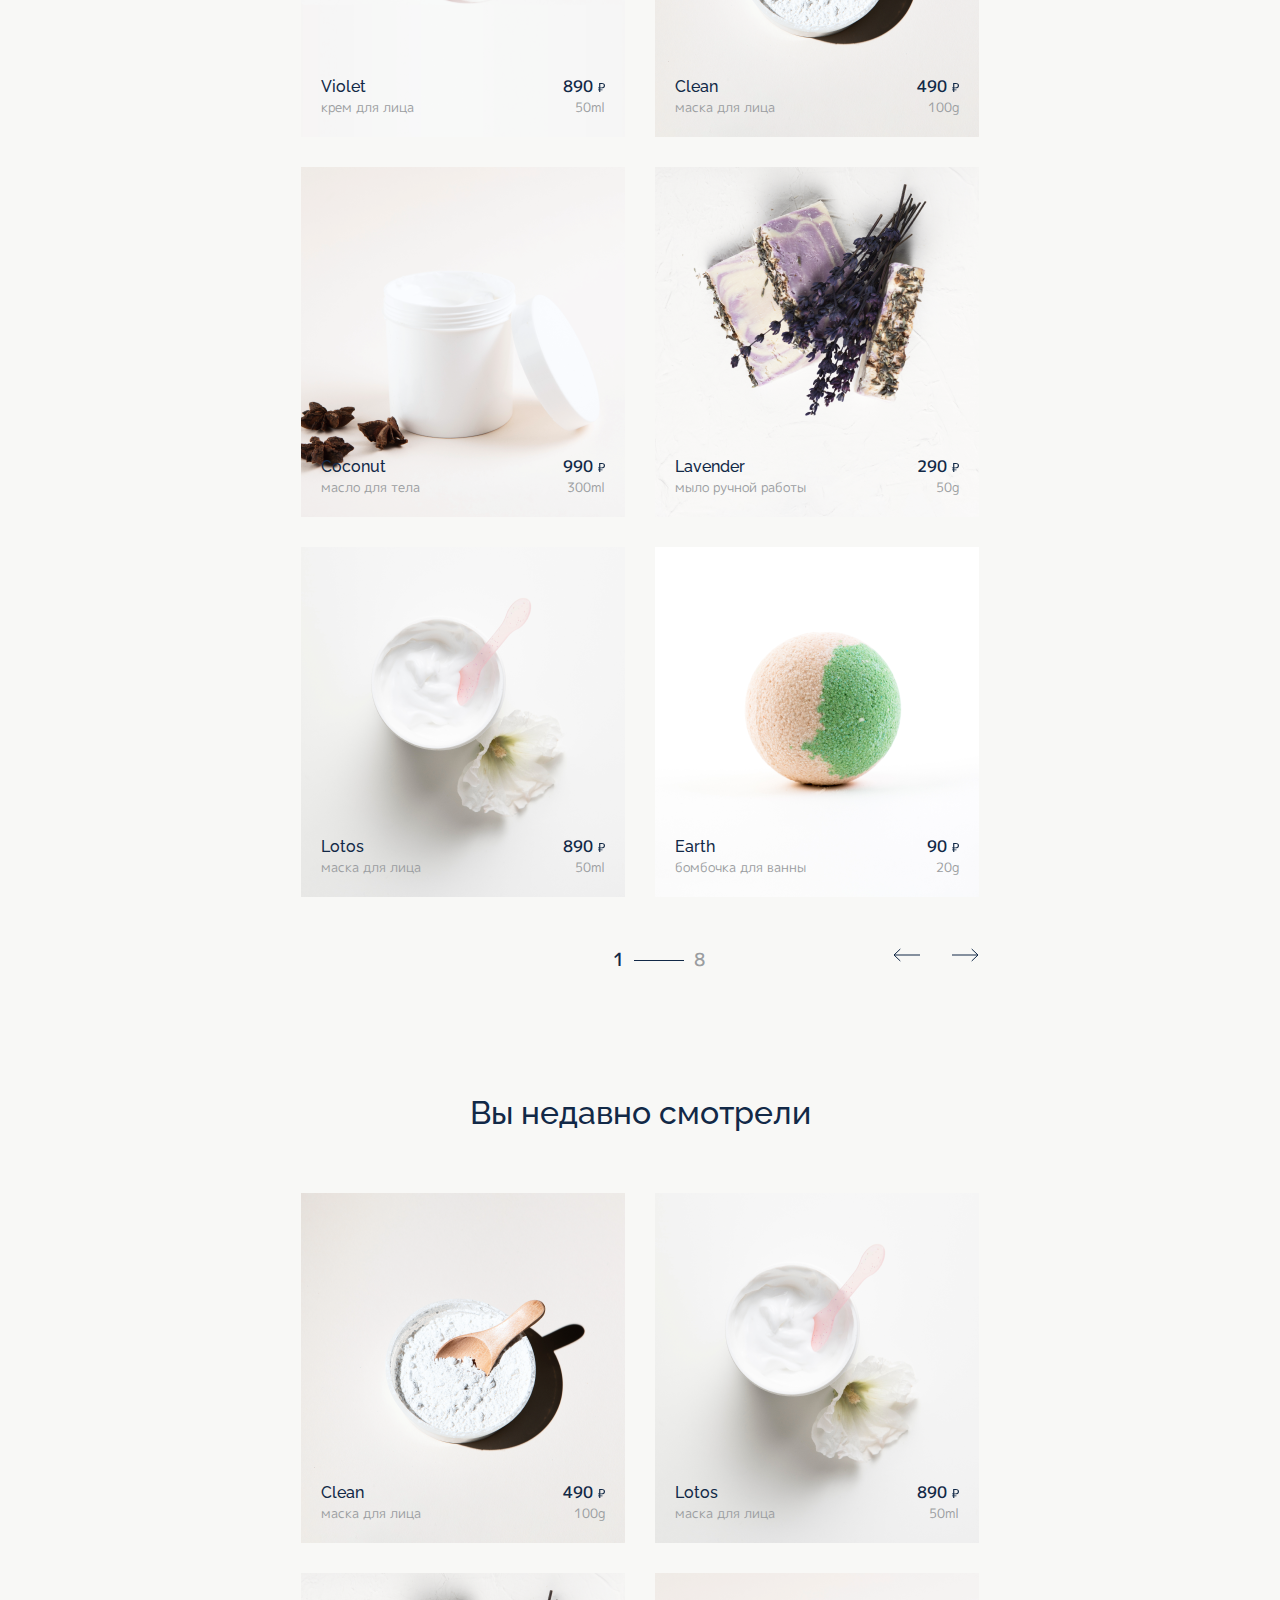
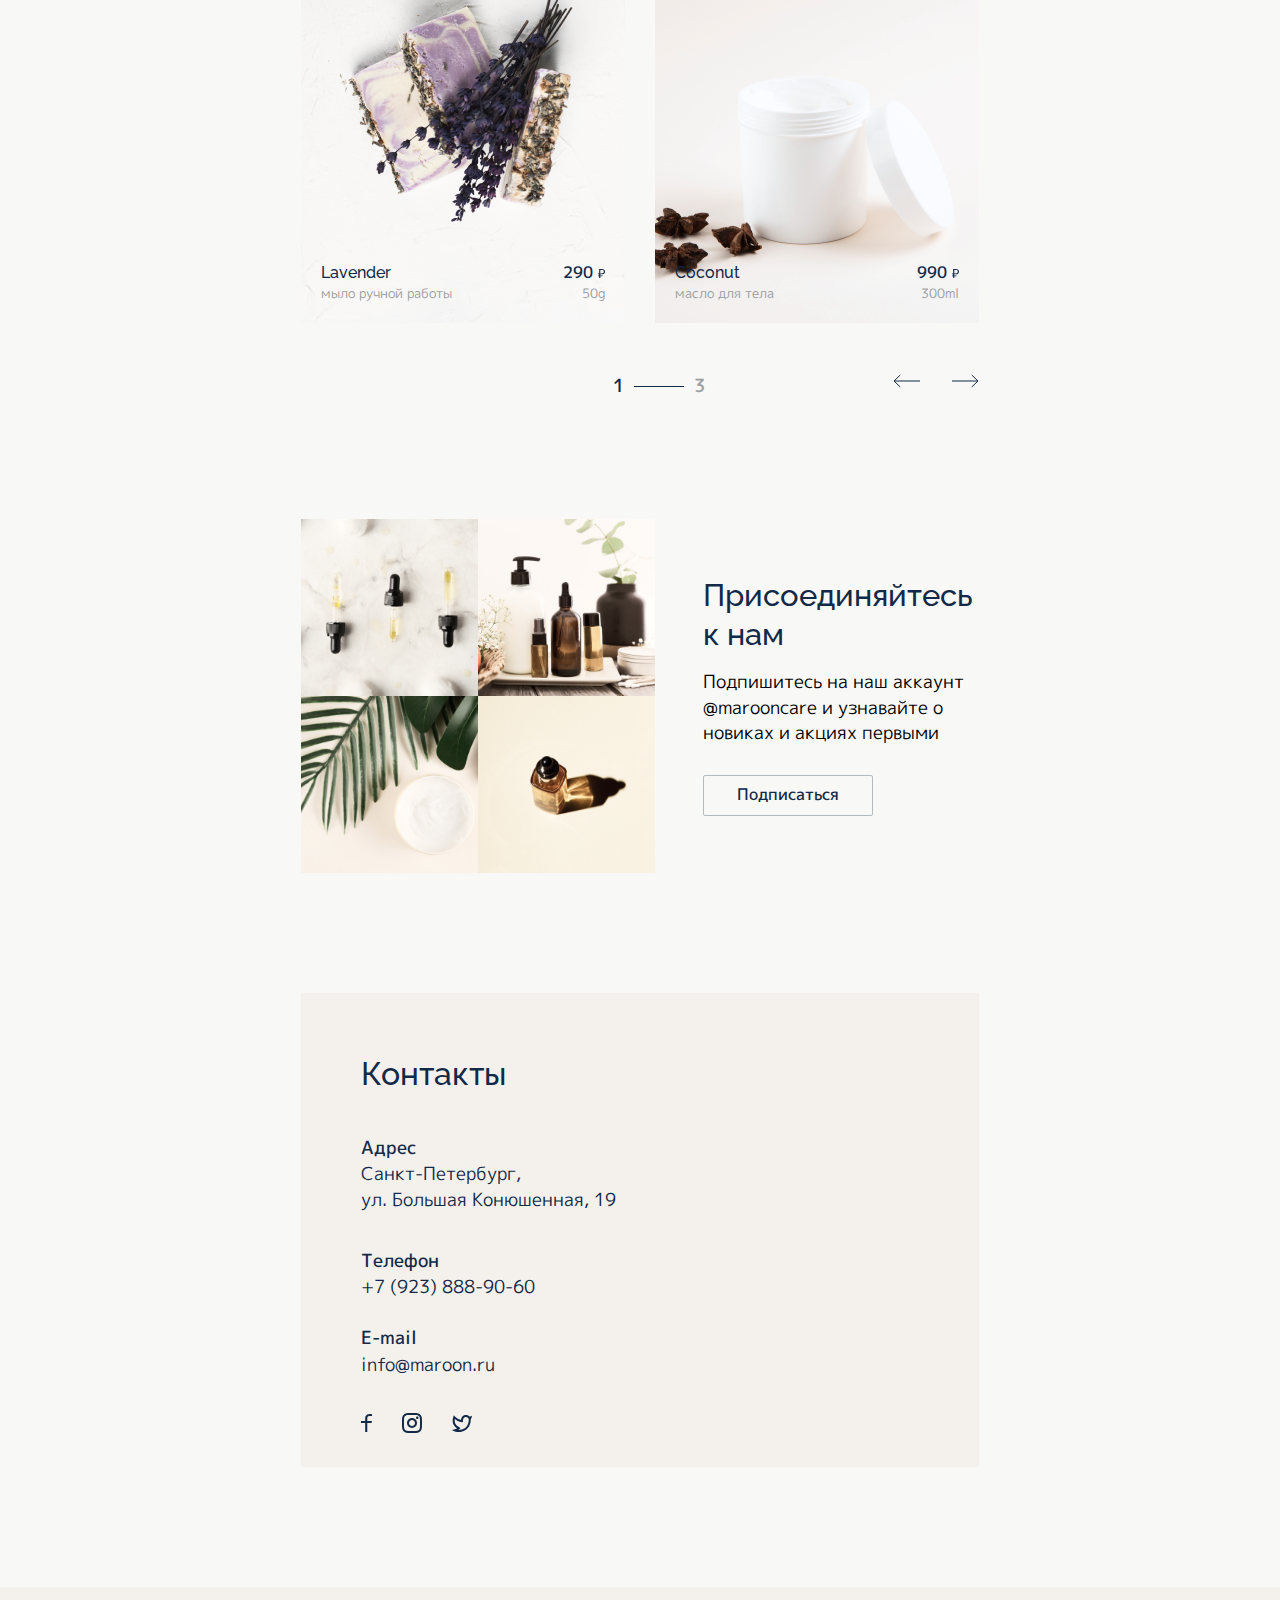
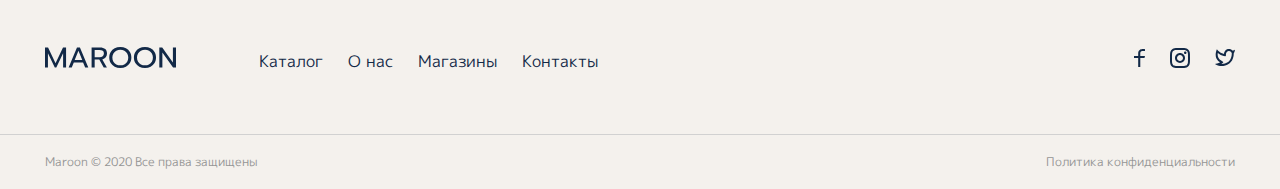
<file: catalog.html>
<!DOCTYPE html>
<html lang="ru">

<head>
    <meta charset="UTF-8">
    <meta name="viewport" content="width=device-width, initial-scale=1.0">
    <link rel="stylesheet" href="./assets/style/css/normalize.css">
    <link rel="stylesheet" href="./assets/style/css/main.css">
    <title>Страница сортировки продуктов</title>
</head>

<body>
    <div class="border-wrapper">
        <header class="header">
            <div class="header__wrap">
                <!-- <div class="headerBox"> -->
                <div class="Hamburger Hamburger_xs">
                    <svg xmlns="http://www.w3.org/2000/svg" width="22" height="13" viewBox="0 0 22 13" fill="none">
                        <path d="M0 1H22M0 6.5H22M0 12H22" stroke="#122947" stroke-width="2" />
                    </svg>
                </div>
                <div class="Hamburger Hamburger_sm">
                    <svg width="24" height="14" viewBox="0 0 24 14" fill="none" xmlns="http://www.w3.org/2000/svg">
                        <path d="M0 1H24M0 7H24M0 13H24" stroke="#122947" stroke-width="2" />
                    </svg>
                </div>
                <!-- </div> -->
                <div class="headerBox">
                    <a href="/" class="logo logo_sm" target="_blank">
                        <svg xmlns="http://www.w3.org/2000/svg" width="131" height="21" viewBox="0 0 131 21"
                            fill="none">
                            <path
                                d="M0 0.432098H3.06145L10.535 16.1317L18.0085 0.432098H21.07V20.5679H18.0986V6.25103L11.2854 20.5679H9.78465L2.9414 6.25103V20.5679H0V0.432098Z"
                                fill="#122947" />
                            <path
                                d="M31.9844 0.432098H34.9258L43.2998 20.5679H40.1783L38.0773 15.5556H28.8029L26.7619 20.5679H23.6104L31.9844 0.432098ZM37.2369 13.107L33.4551 3.68724L29.6733 13.107H37.2369Z"
                                fill="#122947" />
                            <path
                                d="M46.6042 0.432098H55.0382C57.2792 0.432098 59 0.950617 60.2006 1.98765C61.4012 3.02469 62.0015 4.54184 62.0015 6.5391C62.0015 8.01783 61.5913 9.27572 60.7709 10.3128C59.9505 11.3306 58.7899 12.0219 57.2892 12.3868L61.9114 20.5679H58.7299L54.2578 12.6173H49.6656V20.5679H46.6042V0.432098ZM54.5279 10.1399C55.8686 10.1399 56.9291 9.84225 57.7094 9.24691C58.5098 8.63237 58.91 7.72977 58.91 6.5391C58.91 5.2332 58.5198 4.30178 57.7394 3.74486C56.9791 3.18793 55.9086 2.90947 54.5279 2.90947H49.6656V10.1399H54.5279Z"
                                fill="#122947" />
                            <path
                                d="M75.3097 21C73.2287 21 71.3479 20.5679 69.6671 19.7037C67.9863 18.8203 66.6656 17.5816 65.7052 15.9877C64.7447 14.3937 64.2645 12.5693 64.2645 10.5144C64.2645 8.45953 64.7447 6.63512 65.7052 5.04115C66.6656 3.44719 67.9863 2.2085 69.6671 1.3251C71.3479 0.441701 73.2287 0 75.3097 0C77.3907 0 79.2716 0.441701 80.9524 1.3251C82.6332 2.2085 83.9538 3.44719 84.9143 5.04115C85.8747 6.63512 86.355 8.45953 86.355 10.5144C86.355 12.5693 85.8747 14.3937 84.9143 15.9877C83.9538 17.5816 82.6332 18.8203 80.9524 19.7037C79.2716 20.5679 77.3907 21 75.3097 21ZM75.3097 18.3498C76.7904 18.3498 78.1311 18.0329 79.3316 17.3992C80.5522 16.7462 81.5127 15.834 82.213 14.6626C82.9133 13.4719 83.2635 12.0892 83.2635 10.5144C83.2635 8.95885 82.9133 7.59534 82.213 6.42387C81.5327 5.2332 80.5922 4.32099 79.3917 3.68724C78.1911 3.03429 76.8505 2.70782 75.3698 2.70782C73.869 2.70782 72.5084 3.02469 71.2878 3.65844C70.0873 4.29218 69.1268 5.20439 68.4065 6.39506C67.7061 7.58573 67.356 8.95885 67.356 10.5144C67.356 12.0892 67.7061 13.4719 68.4065 14.6626C69.1068 15.834 70.0572 16.7462 71.2578 17.3992C72.4784 18.0329 73.829 18.3498 75.3097 18.3498Z"
                                fill="#122947" />
                            <path
                                d="M99.9601 21C97.8791 21 95.9982 20.5679 94.3174 19.7037C92.6366 18.8203 91.316 17.5816 90.3556 15.9877C89.3951 14.3937 88.9149 12.5693 88.9149 10.5144C88.9149 8.45953 89.3951 6.63512 90.3556 5.04115C91.316 3.44719 92.6366 2.2085 94.3174 1.3251C95.9982 0.441701 97.8791 0 99.9601 0C102.041 0 103.922 0.441701 105.603 1.3251C107.284 2.2085 108.604 3.44719 109.565 5.04115C110.525 6.63512 111.005 8.45953 111.005 10.5144C111.005 12.5693 110.525 14.3937 109.565 15.9877C108.604 17.5816 107.284 18.8203 105.603 19.7037C103.922 20.5679 102.041 21 99.9601 21ZM99.9601 18.3498C101.441 18.3498 102.781 18.0329 103.982 17.3992C105.203 16.7462 106.163 15.834 106.863 14.6626C107.564 13.4719 107.914 12.0892 107.914 10.5144C107.914 8.95885 107.564 7.59534 106.863 6.42387C106.183 5.2332 105.243 4.32099 104.042 3.68724C102.841 3.03429 101.501 2.70782 100.02 2.70782C98.5194 2.70782 97.1588 3.02469 95.9382 3.65844C94.7376 4.29218 93.7772 5.20439 93.0568 6.39506C92.3565 7.58573 92.0063 8.95885 92.0063 10.5144C92.0063 12.0892 92.3565 13.4719 93.0568 14.6626C93.7572 15.834 94.7076 16.7462 95.9082 17.3992C97.1288 18.0329 98.4794 18.3498 99.9601 18.3498Z"
                                fill="#122947" />
                            <path
                                d="M114.312 0.432098H117.223L127.909 15.6132V0.432098H131V20.5679H128.059L117.374 5.38683V20.5679H114.312V0.432098Z"
                                fill="#122947" />
                        </svg>
                    </a>
                    <a href="/" class="logo logo_xs" target="_blank">
                        <svg xmlns="http://www.w3.org/2000/svg" width="85" height="13" viewBox="0 0 85 13" fill="none">
                            <path
                                d="M0 0.267489H1.98644L6.83569 9.98628L11.6849 0.267489H13.6714V12.7325H11.7434V3.86968L7.32256 12.7325H6.34882L1.90854 3.86968V12.7325H0V0.267489Z"
                                fill="#122947" />
                            <path
                                d="M20.7532 0.267489H22.6618L28.0953 12.7325H26.0699L24.7066 9.62963H18.6889L17.3646 12.7325H15.3197L20.7532 0.267489ZM24.1613 8.11385L21.7075 2.28258L19.2537 8.11385H24.1613Z"
                                fill="#122947" />
                            <path
                                d="M30.2393 0.267489H35.7118C37.1659 0.267489 38.2825 0.588477 39.0615 1.23045C39.8405 1.87243 40.23 2.81161 40.23 4.04801C40.23 4.96342 39.9638 5.74211 39.4315 6.38409C38.8992 7.01417 38.1461 7.44216 37.1724 7.66804L40.1715 12.7325H38.1072L35.2054 7.8107H32.2258V12.7325H30.2393V0.267489ZM35.3807 6.27709C36.2506 6.27709 36.9387 6.09282 37.445 5.72428C37.9644 5.34385 38.224 4.78509 38.224 4.04801C38.224 3.2396 37.9709 2.66301 37.4645 2.31824C36.9712 1.97348 36.2766 1.8011 35.3807 1.8011H32.2258V6.27709H35.3807Z"
                                fill="#122947" />
                            <path
                                d="M48.8651 13C47.5148 13 46.2944 12.7325 45.2038 12.1975C44.1132 11.6507 43.2563 10.8839 42.6331 9.89712C42.0099 8.91038 41.6983 7.78098 41.6983 6.50892C41.6983 5.23685 42.0099 4.10745 42.6331 3.12071C43.2563 2.13397 44.1132 1.36717 45.2038 0.820302C46.2944 0.273434 47.5148 0 48.8651 0C50.2154 0 51.4358 0.273434 52.5264 0.820302C53.617 1.36717 54.4739 2.13397 55.0971 3.12071C55.7203 4.10745 56.0319 5.23685 56.0319 6.50892C56.0319 7.78098 55.7203 8.91038 55.0971 9.89712C54.4739 10.8839 53.617 11.6507 52.5264 12.1975C51.4358 12.7325 50.2154 13 48.8651 13ZM48.8651 11.3594C49.8259 11.3594 50.6957 11.1632 51.4747 10.7709C52.2667 10.3667 52.8899 9.80201 53.3443 9.07682C53.7987 8.33974 54.0259 7.48377 54.0259 6.50892C54.0259 5.54595 53.7987 4.70188 53.3443 3.97668C52.9029 3.2396 52.2927 2.6749 51.5137 2.28258C50.7347 1.87837 49.8648 1.67627 48.904 1.67627C47.9303 1.67627 47.0474 1.87243 46.2555 2.26475C45.4765 2.65706 44.8533 3.22177 44.3859 3.95885C43.9314 4.69593 43.7042 5.54595 43.7042 6.50892C43.7042 7.48377 43.9314 8.33974 44.3859 9.07682C44.8403 9.80201 45.457 10.3667 46.236 10.7709C47.028 11.1632 47.9043 11.3594 48.8651 11.3594Z"
                                fill="#122947" />
                            <path
                                d="M64.8596 13C63.5093 13 62.2889 12.7325 61.1983 12.1975C60.1077 11.6507 59.2508 10.8839 58.6276 9.89712C58.0044 8.91038 57.6928 7.78098 57.6928 6.50892C57.6928 5.23685 58.0044 4.10745 58.6276 3.12071C59.2508 2.13397 60.1077 1.36717 61.1983 0.820302C62.2889 0.273434 63.5093 0 64.8596 0C66.2099 0 67.4303 0.273434 68.5209 0.820302C69.6115 1.36717 70.4684 2.13397 71.0916 3.12071C71.7148 4.10745 72.0264 5.23685 72.0264 6.50892C72.0264 7.78098 71.7148 8.91038 71.0916 9.89712C70.4684 10.8839 69.6115 11.6507 68.5209 12.1975C67.4303 12.7325 66.2099 13 64.8596 13ZM64.8596 11.3594C65.8204 11.3594 66.6902 11.1632 67.4692 10.7709C68.2612 10.3667 68.8844 9.80201 69.3388 9.07682C69.7933 8.33974 70.0205 7.48377 70.0205 6.50892C70.0205 5.54595 69.7933 4.70188 69.3388 3.97668C68.8974 3.2396 68.2872 2.6749 67.5082 2.28258C66.7292 1.87837 65.8593 1.67627 64.8986 1.67627C63.9248 1.67627 63.042 1.87243 62.25 2.26475C61.471 2.65706 60.8478 3.22177 60.3804 3.95885C59.926 4.69593 59.6988 5.54595 59.6988 6.50892C59.6988 7.48377 59.926 8.33974 60.3804 9.07682C60.8348 9.80201 61.4515 10.3667 62.2305 10.7709C63.0225 11.1632 63.8988 11.3594 64.8596 11.3594Z"
                                fill="#122947" />
                            <path
                                d="M74.172 0.267489H76.061L82.9941 9.6653V0.267489H85V12.7325H83.0915L76.1584 3.33471V12.7325H74.172V0.267489Z"
                                fill="#122947" />
                        </svg>
                    </a>
                </div>
                <div class="headerBox">
                    <div class="nav">
                        <nav class="nav__menu">
                            <a href="catalog.html" class="nav__link" target="_blank">
                                Каталог
                            </a>
                            <a href="about.html" class="nav__link" target="_blank">
                                О нас
                            </a>
                            <a href="contact.html" class="nav__link" target="_blank">
                                Контакты
                            </a>
                        </nav>
                        <nav class="usernav">
                            <a href="cabinet.html" class="cabinet" target="_blank">
                                <svg xmlns="http://www.w3.org/2000/svg" width="16" height="21" viewBox="0 0 16 21"
                                    fill="none">
                                    <path
                                        d="M0 21C0 18.8783 0.842855 16.8434 2.34315 15.3431C3.84344 13.8429 5.87827 13 8 13C10.1217 13 12.1566 13.8429 13.6569 15.3431C15.1571 16.8434 16 18.8783 16 21H14C14 19.4087 13.3679 17.8826 12.2426 16.7574C11.1174 15.6321 9.5913 15 8 15C6.4087 15 4.88258 15.6321 3.75736 16.7574C2.63214 17.8826 2 19.4087 2 21H0ZM8 12C4.685 12 2 9.315 2 6C2 2.685 4.685 0 8 0C11.315 0 14 2.685 14 6C14 9.315 11.315 12 8 12ZM8 10C10.21 10 12 8.21 12 6C12 3.79 10.21 2 8 2C5.79 2 4 3.79 4 6C4 8.21 5.79 10 8 10Z"
                                        fill="#122947" />
                                </svg>
                            </a>
                            <a href="cabinet.html" class="cabinet cabinet_xs" target="_blank">
                                <svg xmlns="http://www.w3.org/2000/svg" width="13" height="16" viewBox="0 0 13 16"
                                    fill="none">
                                    <path
                                        d="M0 16C0 14.3834 0.68482 12.8331 1.90381 11.69C3.12279 10.5469 4.77609 9.90476 6.5 9.90476C8.22391 9.90476 9.87721 10.5469 11.0962 11.69C12.3152 12.8331 13 14.3834 13 16H11.375C11.375 14.7876 10.8614 13.6248 9.94715 12.7675C9.03291 11.9102 7.79293 11.4286 6.5 11.4286C5.20707 11.4286 3.96709 11.9102 3.05285 12.7675C2.13861 13.6248 1.625 14.7876 1.625 16H0ZM6.5 9.14286C3.80656 9.14286 1.625 7.09714 1.625 4.57143C1.625 2.04571 3.80656 0 6.5 0C9.19344 0 11.375 2.04571 11.375 4.57143C11.375 7.09714 9.19344 9.14286 6.5 9.14286ZM6.5 7.61905C8.29562 7.61905 9.75 6.25524 9.75 4.57143C9.75 2.88762 8.29562 1.52381 6.5 1.52381C4.70437 1.52381 3.25 2.88762 3.25 4.57143C3.25 6.25524 4.70437 7.61905 6.5 7.61905Z"
                                        fill="#122947" />
                                </svg>
                            </a>
                            <a href="basket.html" class="basket" target="_blank">
                                <svg xmlns="http://www.w3.org/2000/svg" class="basket" width="18" height="21"
                                    viewBox="0 0 18 21" fill="none">
                                    <path
                                        d="M4 7V5C4 3.67392 4.52678 2.40215 5.46447 1.46447C6.40215 0.526784 7.67392 0 9 0C10.3261 0 11.5979 0.526784 12.5355 1.46447C13.4732 2.40215 14 3.67392 14 5V7H17C17.2652 7 17.5196 7.10536 17.7071 7.29289C17.8946 7.48043 18 7.73478 18 8V20C18 20.2652 17.8946 20.5196 17.7071 20.7071C17.5196 20.8946 17.2652 21 17 21H1C0.734784 21 0.48043 20.8946 0.292893 20.7071C0.105357 20.5196 0 20.2652 0 20V8C0 7.73478 0.105357 7.48043 0.292893 7.29289C0.48043 7.10536 0.734784 7 1 7H4ZM4 9H2V19H16V9H14V11H12V9H6V11H4V9ZM6 7H12V5C12 4.20435 11.6839 3.44129 11.1213 2.87868C10.5587 2.31607 9.79565 2 9 2C8.20435 2 7.44129 2.31607 6.87868 2.87868C6.31607 3.44129 6 4.20435 6 5V7Z"
                                        fill="#122947" />
                                </svg>
                            </a>
                            <a href="basket.html" class="basket basket_xs" target="_blank">
                                <svg xmlns="http://www.w3.org/2000/svg" width="14" height="16" viewBox="0 0 14 16"
                                    fill="none">
                                    <path
                                        d="M3.11111 5.33333V3.80952C3.11111 2.79918 3.52083 1.83021 4.25014 1.11578C4.97945 0.401359 5.9686 0 7 0C8.0314 0 9.02055 0.401359 9.74986 1.11578C10.4792 1.83021 10.8889 2.79918 10.8889 3.80952V5.33333H13.2222C13.4285 5.33333 13.6263 5.41361 13.7722 5.55649C13.9181 5.69938 14 5.89317 14 6.09524V15.2381C14 15.4402 13.9181 15.634 13.7722 15.7768C13.6263 15.9197 13.4285 16 13.2222 16H0.777778C0.571498 16 0.373667 15.9197 0.227806 15.7768C0.0819442 15.634 0 15.4402 0 15.2381V6.09524C0 5.89317 0.0819442 5.69938 0.227806 5.55649C0.373667 5.41361 0.571498 5.33333 0.777778 5.33333H3.11111ZM3.11111 6.85714H1.55556V14.4762H12.4444V6.85714H10.8889V8.38095H9.33333V6.85714H4.66667V8.38095H3.11111V6.85714ZM4.66667 5.33333H9.33333V3.80952C9.33333 3.20331 9.0875 2.62193 8.64992 2.19328C8.21233 1.76463 7.61884 1.52381 7 1.52381C6.38116 1.52381 5.78767 1.76463 5.35008 2.19328C4.9125 2.62193 4.66667 3.20331 4.66667 3.80952V5.33333Z"
                                        fill="#122947" />
                                </svg>
                            </a>
                        </nav>
                    </div>
                </div>
            </div>
        </header>
    </div>
    <main>
        <section class="catalog container">
            <div class="catalog__body">
                <!-- класс catalog__body используется чтобы задать внешнюю геометрию блоку catalog (отступы справа и слева)--->
                <div class="catalog__headline">
                    <h2 class="catalog__title">Каталог</h2>
                    <button class="catalog__filter-button">Фильтр</button>
                </div>
                <div class="catalog__cards cards">
                    <!-- класс catalog__cards используется как элемент блока "catalog" с внешней геометрией, класс cards для повторяющихся на странице блоков с карточками (единый класс для каталога и недавно просмотренных продуктов)--->
                    <div class="catalog-card card-high">
                        <!-- класс catalog-card используется как отдельный повторяющийся блок внутри блоков "catalog" и "recent", классы по типу"card-high", "card-rest" и т.д. для каждого конкретного продукта--->
                        <div class="catalog-card__main-info">
                            <p class="catalog-card__name">High</p>
                            <p class="catalog-card__price">
                                990
                                <img src="./assets/images/catalogImg/icons/ruble.svg" alt="&#8381;" />
                            </p>
                        </div>
                        <div class="catalog-card__extra-info">
                            <p class="catalog-card__description">крем для лица</p>
                            <p class="catalog-card__volume">50ml</p>
                        </div>
                    </div>
                    <div class="catalog-card card-rest">
                        <div class="catalog-card__main-info">
                            <p class="catalog-card__name">Rest</p>
                            <p class="catalog-card__price">
                                690
                                <img src="./assets/images/catalogImg/icons/ruble.svg" alt="&#8381;" />
                            </p>
                        </div>
                        <div class="catalog-card__extra-info">
                            <p class="catalog-card__description">минеральная пудра</p>
                            <p class="catalog-card__volume">20g</p>
                        </div>
                    </div>
                    <div class="catalog-card card-rose">
                        <div class="catalog-card__main-info">
                            <p class="catalog-card__name">Rose</p>
                            <p class="catalog-card__price">
                                890
                                <img src="./assets/images/catalogImg/icons/ruble.svg" alt="&#8381;" />
                            </p>
                        </div>
                        <div class="catalog-card__extra-info">
                            <p class="catalog-card__description">крем для лица</p>
                            <p class="catalog-card__volume">50ml</p>
                        </div>
                    </div>
                    <div class="catalog-card card-milk">
                        <div class="catalog-card__main-info">
                            <p class="catalog-card__name">Milk</p>
                            <p class="catalog-card__price">
                                790
                                <img src="./assets/images/catalogImg/icons/ruble.svg" alt="&#8381;" />
                            </p>
                        </div>
                        <div class="catalog-card__extra-info">
                            <p class="catalog-card__description">масло для тела</p>
                            <p class="catalog-card__volume">150ml</p>
                        </div>
                    </div>
                    <div class="catalog-card card-paradise">
                        <div class="catalog-card__main-info">
                            <p class="catalog-card__name">Paradise</p>
                            <p class="catalog-card__price">
                                590
                                <img src="./assets/images/catalogImg/icons/ruble.svg" alt="&#8381;" />
                            </p>
                        </div>
                        <div class="catalog-card__extra-info">
                            <p class="catalog-card__description">минеральная пудра/p></p>
                            <p class="catalog-card__volume">15g</p>
                        </div>
                    </div>
                    <div class="catalog-card card-sun">
                        <div class="catalog-card__main-info">
                            <p class="catalog-card__name">Sun</p>
                            <p class="catalog-card__price">
                                90
                                <img src="./assets/images/catalogImg/icons/ruble.svg" alt="&#8381;" />
                            </p>
                        </div>
                        <div class="catalog-card__extra-info">
                            <p class="catalog-card__description">бомбочка для ванны</p>
                            <p class="catalog-card__volume">20g</p>
                        </div>
                    </div>
                    <div class="catalog-card card-violet">
                        <div class="catalog-card__main-info">
                            <p class="catalog-card__name">Violet</p>
                            <p class="catalog-card__price">
                                890
                                <img src="./assets/images/catalogImg/icons/ruble.svg" alt="&#8381;" />
                            </p>
                        </div>
                        <div class="catalog-card__extra-info">
                            <p class="catalog-card__description">крем для лица</p>
                            <p class="catalog-card__volume">50ml</p>
                        </div>
                    </div>
                    <div class="catalog-card card-clean">
                        <div class="catalog-card__main-info">
                            <p class="catalog-card__name">Clean</p>
                            <p class="catalog-card__price">
                                490
                                <img src="./assets/images/catalogImg/icons/ruble.svg" alt="&#8381;" />
                            </p>
                        </div>
                        <div class="catalog-card__extra-info">
                            <p class="catalog-card__description">маска для лица</p>
                            <p class="catalog-card__volume">100g</p>
                        </div>
                    </div>
                    <div class="catalog-card card-coconut">
                        <div class="catalog-card__main-info">
                            <p class="catalog-card__name">Coconut</p>
                            <p class="catalog-card__price">
                                990
                                <img src="./assets/images/catalogImg/icons/ruble.svg" alt="&#8381;" />
                            </p>
                        </div>
                        <div class="catalog-card__extra-info">
                            <p class="catalog-card__description">масло для тела</p>
                            <p class="catalog-card__volume">300ml</p>
                        </div>
                    </div>
                    <div class="catalog-card card-lavender">
                        <div class="catalog-card__main-info">
                            <p class="catalog-card__name">Lavender</p>
                            <p class="catalog-card__price">
                                290
                                <img src="./assets/images/catalogImg/icons/ruble.svg" alt="&#8381;" />
                            </p>
                        </div>
                        <div class="catalog-card__extra-info">
                            <p class="catalog-card__description">мыло ручной работы</p>
                            <p class="catalog-card__volume">50g</p>
                        </div>
                    </div>
                    <div class="catalog-card card-lotos">
                        <div class="catalog-card__main-info">
                            <p class="catalog-card__name">Lotos</p>
                            <p class="catalog-card__price">
                                890
                                <img src="./assets/images/catalogImg/icons/ruble.svg" alt="&#8381;" />
                            </p>
                        </div>
                        <div class="catalog-card__extra-info">
                            <p class="catalog-card__description">маска для лица</p>
                            <p class="catalog-card__volume">50ml</p>
                        </div>
                    </div>
                    <div class="catalog-card card-earth">
                        <div class="catalog-card__main-info">
                            <p class="catalog-card__name">Earth</p>
                            <p class="catalog-card__price">
                                90
                                <img src="./assets/images/catalogImg/icons/ruble.svg" alt="&#8381;" />
                            </p>
                        </div>
                        <div class="catalog-card__extra-info">
                            <p class="catalog-card__description">бомбочка для ванны</p>
                            <p class="catalog-card__volume">20g</p>
                        </div>
                    </div>
                </div>
                <div class="product-navigation">
                    <div class="pages">
                        <div class="pages__active">1</div>
                        <div class="pages__dash">
                            <img src="./assets/images/catalogImg/icons/dash.svg" />
                        </div>
                        <div class="pages__total">8</div>
                    </div>
                    <div class="arrows">
                        <div class="arrows__left">
                            <img src="./assets/images/catalogImg/icons/arrowleft.svg" />
                        </div>
                        <div class="arrows__right">
                            <img src="./assets/images/catalogImg/icons/arrowright.svg" />
                        </div>
                    </div>
                </div>
            </div>
        </section>
        <section class="recent container">
            <div class="recent__body">
                <!-- класс recent__body используется чтобы задать внешнюю геометрию блоку recent (отступы справа и слева)--->
                <h2 class="recent__title">Вы недавно смотрели</h2>
                <div class="recent__cards cards">
                    <!-- класс recent__cards используется как элемент блока "recent" с внешней геометрией, класс cards для повторяющихся на странице блоков с карточками (единый класс для каталога и недавно просмотренных продуктов)--->
                    <div class="catalog-card card-clean">
                        <div class="catalog-card__main-info">
                            <p class="catalog-card__name">Clean</p>
                            <p class="catalog-card__price">
                                490
                                <img src="./assets/images/catalogImg/icons/ruble.svg" alt="&#8381;" />
                            </p>
                        </div>
                        <div class="catalog-card__extra-info">
                            <p class="catalog-card__description">маска для лица</p>
                            <p class="catalog-card__volume">100g</p>
                        </div>
                    </div>
                    <div class="catalog-card card-lotos">
                        <div class="catalog-card__main-info">
                            <p class="catalog-card__name">Lotos</p>
                            <p class="catalog-card__price">
                                890
                                <img src="./assets/images/catalogImg/icons/ruble.svg" alt="&#8381;" />
                            </p>
                        </div>
                        <div class="catalog-card__extra-info">
                            <p class="catalog-card__description">маска для лица</p>
                            <p class="catalog-card__volume">50ml</p>
                        </div>
                    </div>
                    <div class="catalog-card card-lavender">
                        <div class="catalog-card__main-info">
                            <p class="catalog-card__name">Lavender</p>
                            <p class="catalog-card__price">
                                290
                                <img src="./assets/images/catalogImg/icons/ruble.svg" alt="&#8381;" />
                            </p>
                        </div>
                        <div class="catalog-card__extra-info">
                            <p class="catalog-card__description">мыло ручной работы</p>
                            <p class="catalog-card__volume">50g</p>
                        </div>
                    </div>
                    <div class="catalog-card card-coconut">
                        <div class="catalog-card__main-info">
                            <p class="catalog-card__name">Coconut</p>
                            <p class="catalog-card__price">
                                990
                                <img src="./assets/images/catalogImg/icons/ruble.svg" alt="&#8381;" />
                            </p>
                        </div>
                        <div class="catalog-card__extra-info">
                            <p class="catalog-card__description">масло для тела</p>
                            <p class="catalog-card__volume">300ml</p>
                        </div>
                    </div>
                </div>
                <div class="product-navigation">
                    <div class="pages">
                        <div class="pages__active">1</div>
                        <div class="pages__dash">
                            <img src="./assets/images/catalogImg/icons/dash.svg" alt="dash" />
                        </div>
                        <div class="pages__total">3</div>
                    </div>
                    <div class="arrows">
                        <div class="arrows__left">
                            <img src="./assets/images/catalogImg/icons/arrowleft.svg" alt="left arrow" />
                        </div>
                        <div class="arrows__right">
                            <img src="./assets/images/catalogImg/icons/arrowright.svg" alt="right arrow" />
                        </div>
                    </div>
                </div>
            </div>
        </section>

        <section class="container">
            <div class="follow-container">
                <section class="follow">
                    <div class="follow__wrap">
                        <div class="follow-wrapper">
                            <img src="./assets/images/followImg/cream.jpg" alt="cream" class="follow-wrapper_img" />
                            <img src="./assets/images/followImg/pipette.png" alt="pipette" class="follow-wrapper_img" />
                            <img src="./assets/images/followImg/face.jpg" alt="face" class="follow-wrapper_img" />
                            <img src="./assets/images/followImg/cosmetic.jpg" alt="cosmetic"
                                class="follow-wrapper_img" />
                            <img src="./assets/images/followImg/white_cream.jpg" alt="white_cream"
                                class="follow-wrapper_img" />
                            <img src="./assets/images/followImg/serum.jpg" alt="serum" class="follow-wrapper_img" />
                        </div>
                        <div class="follow-content">
                            <div class="follow-content__container">
                                <h2 class="follow-content__title">Присоединяйтесь к нам</h2>
                                <p class="follow-content__txt">
                                    Подпишитесь на наш аккаунт @marooncare и узнавайте о новиках
                                    и акциях первыми
                                </p>
                                <a href="https://www.instagram.com/" class="follow-content__button">Подписаться</a>
                            </div>
                        </div>
                    </div>
                </section>
            </div>
        </section>

        <section class="container">
            <div class="container__conts">
                <div class="container__contacts contacts">
                    <h3 class="contacts__title">Контакты</h3>
                    <div class="contacts__info">
                        <h4>Адрес</h4>
                        <p>Санкт-Петербург, <br />ул. Большая Конюшенная, 19</p>
                    </div>
                    <div class="contacts__info">
                        <h4>Телефон</h4>
                        <a class="contacts__link" href="tel:+79238889060" aria-label="Телефон">
                            +7 (923) 888-90-60
                        </a>
                    </div>
                    <div class="contacts__info">
                        <h4>E-mail</h4>
                        <a class="contacts__link" href="tel:+79238889060" aria-label="E-mail">
                            info@maroon.ru
                        </a>
                    </div>
                    <div class="contacts__info contacts__info__icons">
                        <a class="contacts__link" href="tel:+79238889060" aria-label="Facebook"><img
                                src="./assets/images/mapImg/fb.svg" alt="Иконка Фейсбука" />
                        </a>
                        <a class="contacts__link" href="tel:+79238889060" aria-label="İnstagram"><img
                                src="./assets/images/mapImg/inst.svg" alt="Иконка Инстаграма" />
                        </a>
                        <a class="contacts__link" href="tel:+79238889060" aria-label="Twitter"><img
                                src="./assets/images/mapImg/tw.svg" alt="Иконка Твиттера" />
                        </a>
                    </div>
                </div>
                <div class="container__map map-desktop">
                    <iframe
                        src="https://www.google.com/maps/embed?pb=!1m18!1m12!1m3!1d249.82464543141393!2d30.322896887436507!3d59.938826386130756!2m3!1f0!2f0!3f0!3m2!1i1024!2i768!4f13.1!3m3!1m2!1s0x4696310fca5ba729%3A0xea9c53d4493c879f!2z0JHQvtC70YzRiNCw0Y8g0JrQvtC90Y7RiNC10L3QvdCw0Y8g0YPQuy4sIDE5LCDQodCw0L3QutGCLdCf0LXRgtC10YDQsdGD0YDQsywgMTkxMTg2!5e0!3m2!1sru!2sru!4v1603657065173!5m2!1sru!2sru"
                        max-width="700" max-height="450" frameborder="0" style="border: 0" allowfullscreen=""
                        aria-hidden="false" tabindex="0" class="iframe__desktop"></iframe>
                </div>
                <div class="container__mapxs map-xs">
                    <iframe
                        src="https://www.google.com/maps/embed?pb=!1m18!1m12!1m3!1d249.82464543141393!2d30.322896887436507!3d59.938826386130756!2m3!1f0!2f0!3f0!3m2!1i1024!2i768!4f13.1!3m3!1m2!1s0x4696310fca5ba729%3A0xea9c53d4493c879f!2z0JHQvtC70YzRiNCw0Y8g0JrQvtC90Y7RiNC10L3QvdCw0Y8g0YPQuy4sIDE5LCDQodCw0L3QutGCLdCf0LXRgtC10YDQsdGD0YDQsywgMTkxMTg2!5e0!3m2!1sru!2sru!4v1603657065173!5m2!1sru!2sru"
                        max-width="700" max-height="450" frameborder="0" style="border: 0" allowfullscreen=""
                        aria-hidden="false" tabindex="0" class="iframe__xs"></iframe>
                </div>
            </div>
            </div>
        </section>

    </main>

    <footer class="footer">
        <div class="footer-container">
            <div class="footer-content">
                <a class="footer-content__logo" href="index.html">
                    <svg class="footer-content__icon" xmlns="http://www.w3.org/2000/svg" width="131" height="21"
                        viewBox="0 0 131 21" fill="none">
                        <path
                            d="M0 0.432098H3.06145L10.535 16.1317L18.0085 0.432098H21.07V20.5679H18.0986V6.25103L11.2854 20.5679H9.78465L2.9414 6.25103V20.5679H0V0.432098Z"
                            fill="#122947" />
                        <path
                            d="M31.9844 0.432098H34.9258L43.2998 20.5679H40.1783L38.0773 15.5556H28.8029L26.7619 20.5679H23.6104L31.9844 0.432098ZM37.2369 13.107L33.4551 3.68724L29.6733 13.107H37.2369Z"
                            fill="#122947" />
                        <path
                            d="M46.6042 0.432098H55.0382C57.2792 0.432098 59 0.950617 60.2006 1.98765C61.4012 3.02469 62.0015 4.54184 62.0015 6.5391C62.0015 8.01783 61.5913 9.27572 60.7709 10.3128C59.9505 11.3306 58.7899 12.0219 57.2892 12.3868L61.9114 20.5679H58.7299L54.2578 12.6173H49.6656V20.5679H46.6042V0.432098ZM54.5279 10.1399C55.8686 10.1399 56.9291 9.84225 57.7094 9.24691C58.5098 8.63237 58.91 7.72977 58.91 6.5391C58.91 5.2332 58.5198 4.30178 57.7394 3.74486C56.9791 3.18793 55.9086 2.90947 54.5279 2.90947H49.6656V10.1399H54.5279Z"
                            fill="#122947" />
                        <path
                            d="M75.3097 21C73.2287 21 71.3479 20.5679 69.6671 19.7037C67.9863 18.8203 66.6656 17.5816 65.7052 15.9877C64.7447 14.3937 64.2645 12.5693 64.2645 10.5144C64.2645 8.45953 64.7447 6.63512 65.7052 5.04115C66.6656 3.44719 67.9863 2.2085 69.6671 1.3251C71.3479 0.441701 73.2287 0 75.3097 0C77.3907 0 79.2716 0.441701 80.9524 1.3251C82.6332 2.2085 83.9538 3.44719 84.9143 5.04115C85.8747 6.63512 86.355 8.45953 86.355 10.5144C86.355 12.5693 85.8747 14.3937 84.9143 15.9877C83.9538 17.5816 82.6332 18.8203 80.9524 19.7037C79.2716 20.5679 77.3907 21 75.3097 21ZM75.3097 18.3498C76.7904 18.3498 78.1311 18.0329 79.3316 17.3992C80.5522 16.7462 81.5127 15.834 82.213 14.6626C82.9133 13.4719 83.2635 12.0892 83.2635 10.5144C83.2635 8.95885 82.9133 7.59534 82.213 6.42387C81.5327 5.2332 80.5922 4.32099 79.3917 3.68724C78.1911 3.03429 76.8505 2.70782 75.3698 2.70782C73.869 2.70782 72.5084 3.02469 71.2878 3.65844C70.0873 4.29218 69.1268 5.20439 68.4065 6.39506C67.7061 7.58573 67.356 8.95885 67.356 10.5144C67.356 12.0892 67.7061 13.4719 68.4065 14.6626C69.1068 15.834 70.0572 16.7462 71.2578 17.3992C72.4784 18.0329 73.829 18.3498 75.3097 18.3498Z"
                            fill="#122947" />
                        <path
                            d="M99.9601 21C97.8791 21 95.9982 20.5679 94.3174 19.7037C92.6366 18.8203 91.316 17.5816 90.3556 15.9877C89.3951 14.3937 88.9149 12.5693 88.9149 10.5144C88.9149 8.45953 89.3951 6.63512 90.3556 5.04115C91.316 3.44719 92.6366 2.2085 94.3174 1.3251C95.9982 0.441701 97.8791 0 99.9601 0C102.041 0 103.922 0.441701 105.603 1.3251C107.284 2.2085 108.604 3.44719 109.565 5.04115C110.525 6.63512 111.005 8.45953 111.005 10.5144C111.005 12.5693 110.525 14.3937 109.565 15.9877C108.604 17.5816 107.284 18.8203 105.603 19.7037C103.922 20.5679 102.041 21 99.9601 21ZM99.9601 18.3498C101.441 18.3498 102.781 18.0329 103.982 17.3992C105.203 16.7462 106.163 15.834 106.863 14.6626C107.564 13.4719 107.914 12.0892 107.914 10.5144C107.914 8.95885 107.564 7.59534 106.863 6.42387C106.183 5.2332 105.243 4.32099 104.042 3.68724C102.841 3.03429 101.501 2.70782 100.02 2.70782C98.5194 2.70782 97.1588 3.02469 95.9382 3.65844C94.7376 4.29218 93.7772 5.20439 93.0568 6.39506C92.3565 7.58573 92.0063 8.95885 92.0063 10.5144C92.0063 12.0892 92.3565 13.4719 93.0568 14.6626C93.7572 15.834 94.7076 16.7462 95.9082 17.3992C97.1288 18.0329 98.4794 18.3498 99.9601 18.3498Z"
                            fill="#122947" />
                        <path
                            d="M114.312 0.432098H117.223L127.909 15.6132V0.432098H131V20.5679H128.059L117.374 5.38683V20.5679H114.312V0.432098Z"
                            fill="#122947" />
                    </svg>

                </a>
                <ul class="footer-content__nav">
                    <li class="footer-content__item"><a class="footer-content__link" href="catalog.html">Каталог</a>
                    </li>
                    <li class="footer-content__item"><a class="footer-content__link" href="#">О нас</a></li>
                    <li class="footer-content__item"><a class="footer-content__link" href="#">Магазины</a></li>
                    <li class="footer-content__item"><a class="footer-content__link" href="#">Контакты</a></li>
                </ul>
                <ul class="footer-content__social-networks">
                    <li class="footer-content__item"><a href="#">
                            <svg xmlns="http://www.w3.org/2000/svg" width="11" height="18" viewBox="0 0 11 18"
                                fill="none">
                                <path
                                    d="M6.28571 7H11L10.4762 9H6.28571V18H4.19048V9H0V7H4.19048V5.128C4.19048 3.345 4.38533 2.698 4.74991 2.046C5.10715 1.40181 5.65904 0.875009 6.3339 0.534C7.01695 0.186 7.69476 0 9.56267 0C10.1095 0 10.5893 0.0500001 11 0.15V2H9.56267C8.17562 2 7.75343 2.078 7.32286 2.298C7.00438 2.46 6.76762 2.686 6.59791 2.99C6.36743 3.401 6.28571 3.804 6.28571 5.128V7Z"
                                    fill="#122947" />
                            </svg>
                        </a></li>
                    <li class="footer-content__item"><a href="#"><svg xmlns="http://www.w3.org/2000/svg" width="20"
                                height="20" viewBox="0 0 20 20" fill="none">
                                <path
                                    d="M10 7C9.20435 7 8.44129 7.31607 7.87868 7.87868C7.31607 8.44129 7 9.20435 7 10C7 10.7956 7.31607 11.5587 7.87868 12.1213C8.44129 12.6839 9.20435 13 10 13C10.7956 13 11.5587 12.6839 12.1213 12.1213C12.6839 11.5587 13 10.7956 13 10C13 9.20435 12.6839 8.44129 12.1213 7.87868C11.5587 7.31607 10.7956 7 10 7ZM10 5C11.3261 5 12.5979 5.52678 13.5355 6.46447C14.4732 7.40215 15 8.67392 15 10C15 11.3261 14.4732 12.5979 13.5355 13.5355C12.5979 14.4732 11.3261 15 10 15C8.67392 15 7.40215 14.4732 6.46447 13.5355C5.52678 12.5979 5 11.3261 5 10C5 8.67392 5.52678 7.40215 6.46447 6.46447C7.40215 5.52678 8.67392 5 10 5ZM16.5 4.75C16.5 5.08152 16.3683 5.39946 16.1339 5.63388C15.8995 5.8683 15.5815 6 15.25 6C14.9185 6 14.6005 5.8683 14.3661 5.63388C14.1317 5.39946 14 5.08152 14 4.75C14 4.41848 14.1317 4.10054 14.3661 3.86612C14.6005 3.6317 14.9185 3.5 15.25 3.5C15.5815 3.5 15.8995 3.6317 16.1339 3.86612C16.3683 4.10054 16.5 4.41848 16.5 4.75ZM10 2C7.526 2 7.122 2.007 5.971 2.058C5.187 2.095 4.661 2.2 4.173 2.39C3.739 2.558 3.426 2.759 3.093 3.093C2.78001 3.3954 2.53935 3.76458 2.389 4.173C2.199 4.663 2.094 5.188 2.058 5.971C2.006 7.075 2 7.461 2 10C2 12.474 2.007 12.878 2.058 14.029C2.095 14.812 2.2 15.339 2.389 15.826C2.559 16.261 2.759 16.574 3.091 16.906C3.428 17.242 3.741 17.443 4.171 17.609C4.665 17.8 5.191 17.906 5.971 17.942C7.075 17.994 7.461 18 10 18C12.474 18 12.878 17.993 14.029 17.942C14.811 17.905 15.338 17.8 15.826 17.611C16.259 17.442 16.574 17.241 16.906 16.909C17.243 16.572 17.444 16.259 17.61 15.829C17.8 15.336 17.906 14.809 17.942 14.029C17.994 12.925 18 12.539 18 10C18 7.526 17.993 7.122 17.942 5.971C17.905 5.189 17.8 4.661 17.61 4.173C17.4593 3.765 17.2191 3.39596 16.907 3.093C16.6047 2.77985 16.2355 2.53917 15.827 2.389C15.337 2.199 14.811 2.094 14.029 2.058C12.925 2.006 12.539 2 10 2ZM10 0C12.717 0 13.056 0.00999994 14.122 0.0599999C15.187 0.11 15.912 0.277 16.55 0.525C17.21 0.779 17.766 1.123 18.322 1.678C18.8305 2.1779 19.224 2.78259 19.475 3.45C19.722 4.087 19.89 4.813 19.94 5.878C19.987 6.944 20 7.283 20 10C20 12.717 19.99 13.056 19.94 14.122C19.89 15.187 19.722 15.912 19.475 16.55C19.2247 17.2178 18.8311 17.8226 18.322 18.322C17.822 18.8303 17.2173 19.2238 16.55 19.475C15.913 19.722 15.187 19.89 14.122 19.94C13.056 19.987 12.717 20 10 20C7.283 20 6.944 19.99 5.878 19.94C4.813 19.89 4.088 19.722 3.45 19.475C2.78233 19.2245 2.17753 18.8309 1.678 18.322C1.16941 17.8222 0.775931 17.2175 0.525 16.55C0.277 15.913 0.11 15.187 0.0599999 14.122C0.0129999 13.056 0 12.717 0 10C0 7.283 0.00999994 6.944 0.0599999 5.878C0.11 4.812 0.277 4.088 0.525 3.45C0.775236 2.78218 1.1688 2.17732 1.678 1.678C2.17767 1.16923 2.78243 0.775729 3.45 0.525C4.088 0.277 4.812 0.11 5.878 0.0599999C6.944 0.0129999 7.283 0 10 0Z"
                                    fill="#122947" />
                            </svg>
                        </a></li>
                    <li class="footer-content__item"><a href="#"><svg xmlns="http://www.w3.org/2000/svg" width="20"
                                height="17" viewBox="0 0 20 17" fill="none">
                                <path
                                    d="M13.8641 2.04374C13.1063 2.04361 12.3787 2.34819 11.838 2.89193C11.2972 3.43567 10.9865 4.17511 10.9726 4.95114L10.9447 6.55955C10.9431 6.6459 10.9236 6.73093 10.8877 6.80905C10.8517 6.88717 10.8 6.95662 10.736 7.01284C10.6719 7.06906 10.597 7.11078 10.5162 7.13527C10.4353 7.15975 10.3503 7.16645 10.2667 7.15491L8.71031 6.93842C6.66235 6.65248 4.70013 5.68641 2.81769 4.08004C2.22145 7.46026 3.38601 9.8019 6.19074 11.6084L7.9326 12.7297C8.01536 12.783 8.08412 12.8562 8.13286 12.943C8.18159 13.0298 8.20882 13.1275 8.21217 13.2275C8.21551 13.3276 8.19487 13.427 8.15204 13.517C8.10922 13.607 8.04551 13.6848 7.9665 13.7438L6.37918 14.9315C7.3234 14.9917 8.21975 14.9488 8.96356 14.7977C13.6677 13.8357 16.7955 10.2104 16.7955 4.23016C16.7955 3.74202 15.7864 2.04374 13.8641 2.04374ZM8.97851 4.91335C8.99592 3.92895 9.29646 2.97169 9.84252 2.16141C10.3886 1.35113 11.1559 0.723842 12.0484 0.358092C12.9409 -0.00765845 13.9188 -0.0956204 14.8599 0.105219C15.801 0.306059 16.6633 0.786775 17.3389 1.48718C18.0478 1.48207 18.651 1.66589 20 0.828497C19.666 2.50329 19.5015 3.23039 18.7896 4.23016C18.7896 12.0343 14.1064 15.8291 9.3544 16.8003C6.09602 17.4661 1.35799 16.3724 0 14.9202C0.691959 14.8651 3.50366 14.5556 5.12887 13.3373C3.75393 12.4091 -1.71893 9.11054 1.87746 0.24232C3.56548 2.26126 5.27743 3.63581 7.01231 4.36496C8.16691 4.85003 8.45007 4.83982 8.97951 4.91437L8.97851 4.91335Z"
                                    fill="#122947" />
                            </svg>
                        </a></li>
                </ul>
            </div>
        </div>
        <div class="footer-copyright">
            <div class="footer-copyright__txt">
                <span>Maroon &copy 2020 Все права защищены</span>
                <span><a class="footer-copyright__link" href="#">Политика конфиденциальности</a></span>
            </div>
        </div>
    </footer>
</body>

</html>
</file>
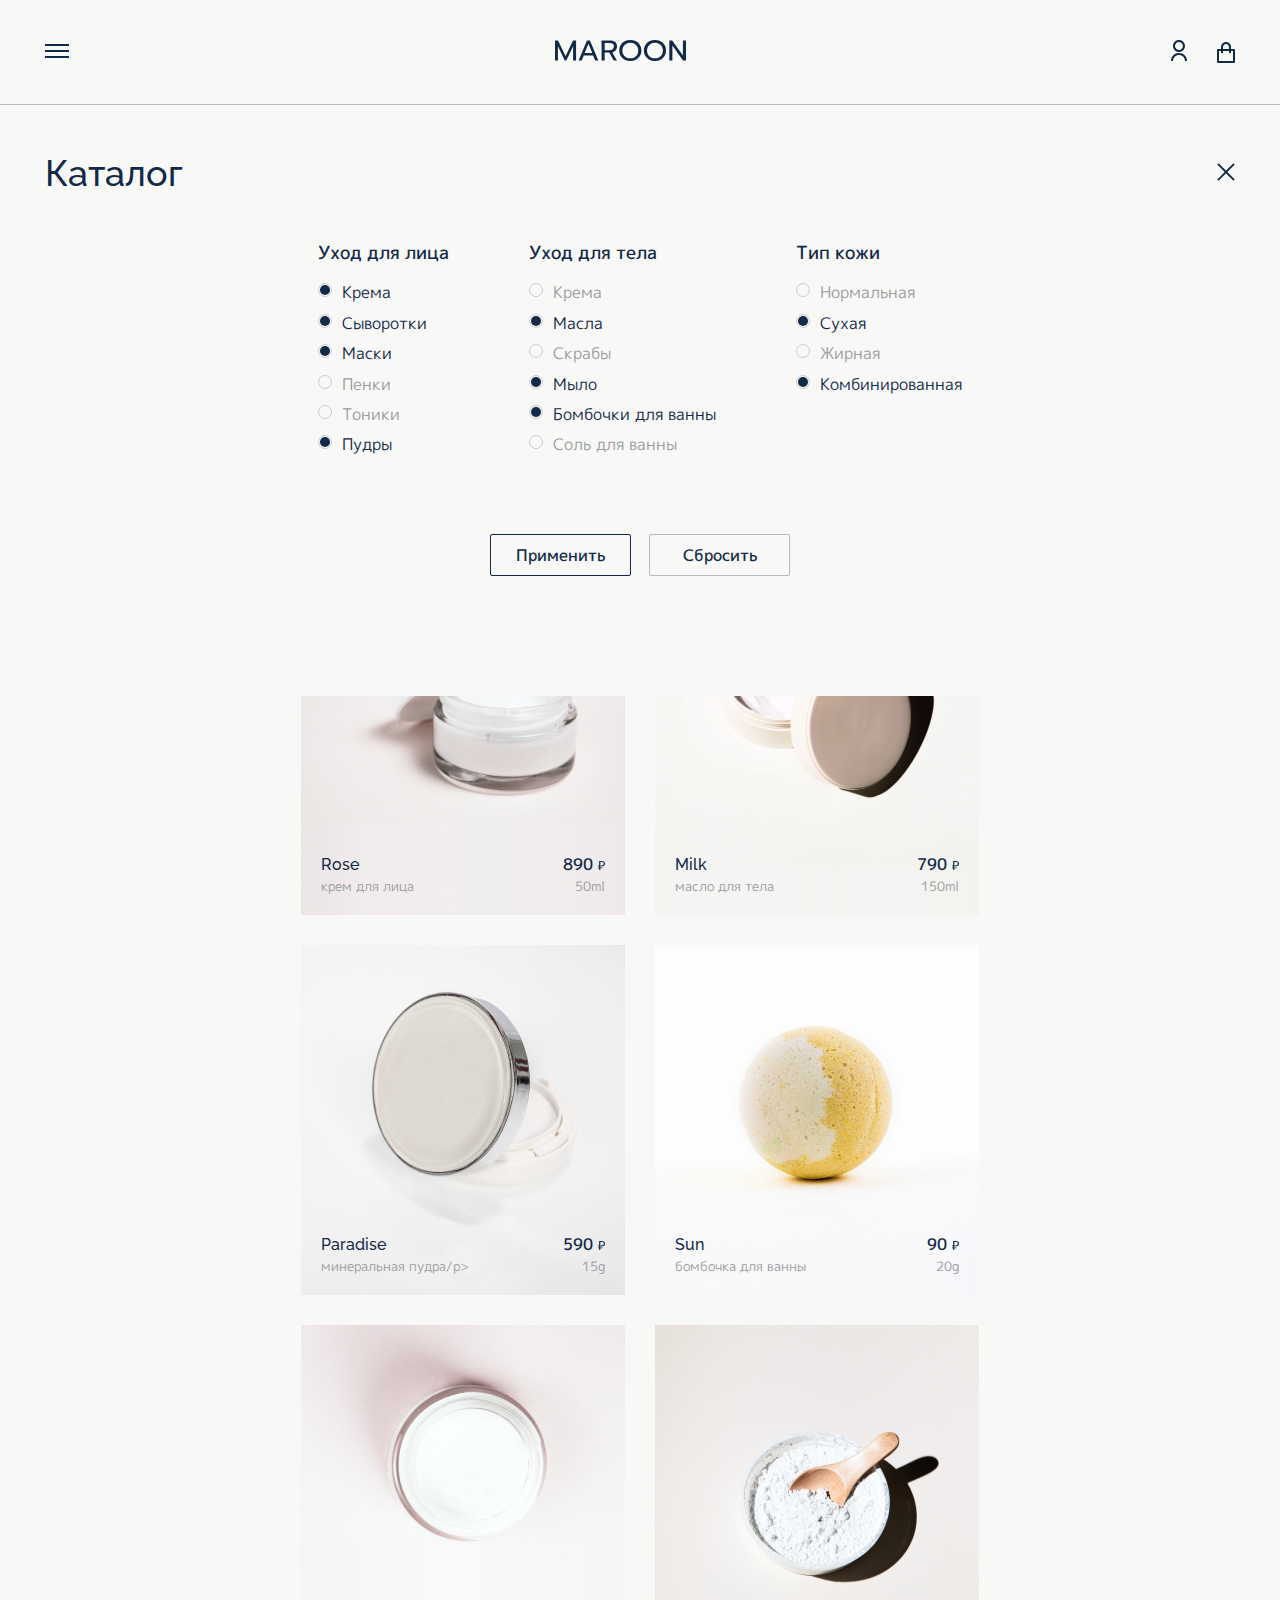
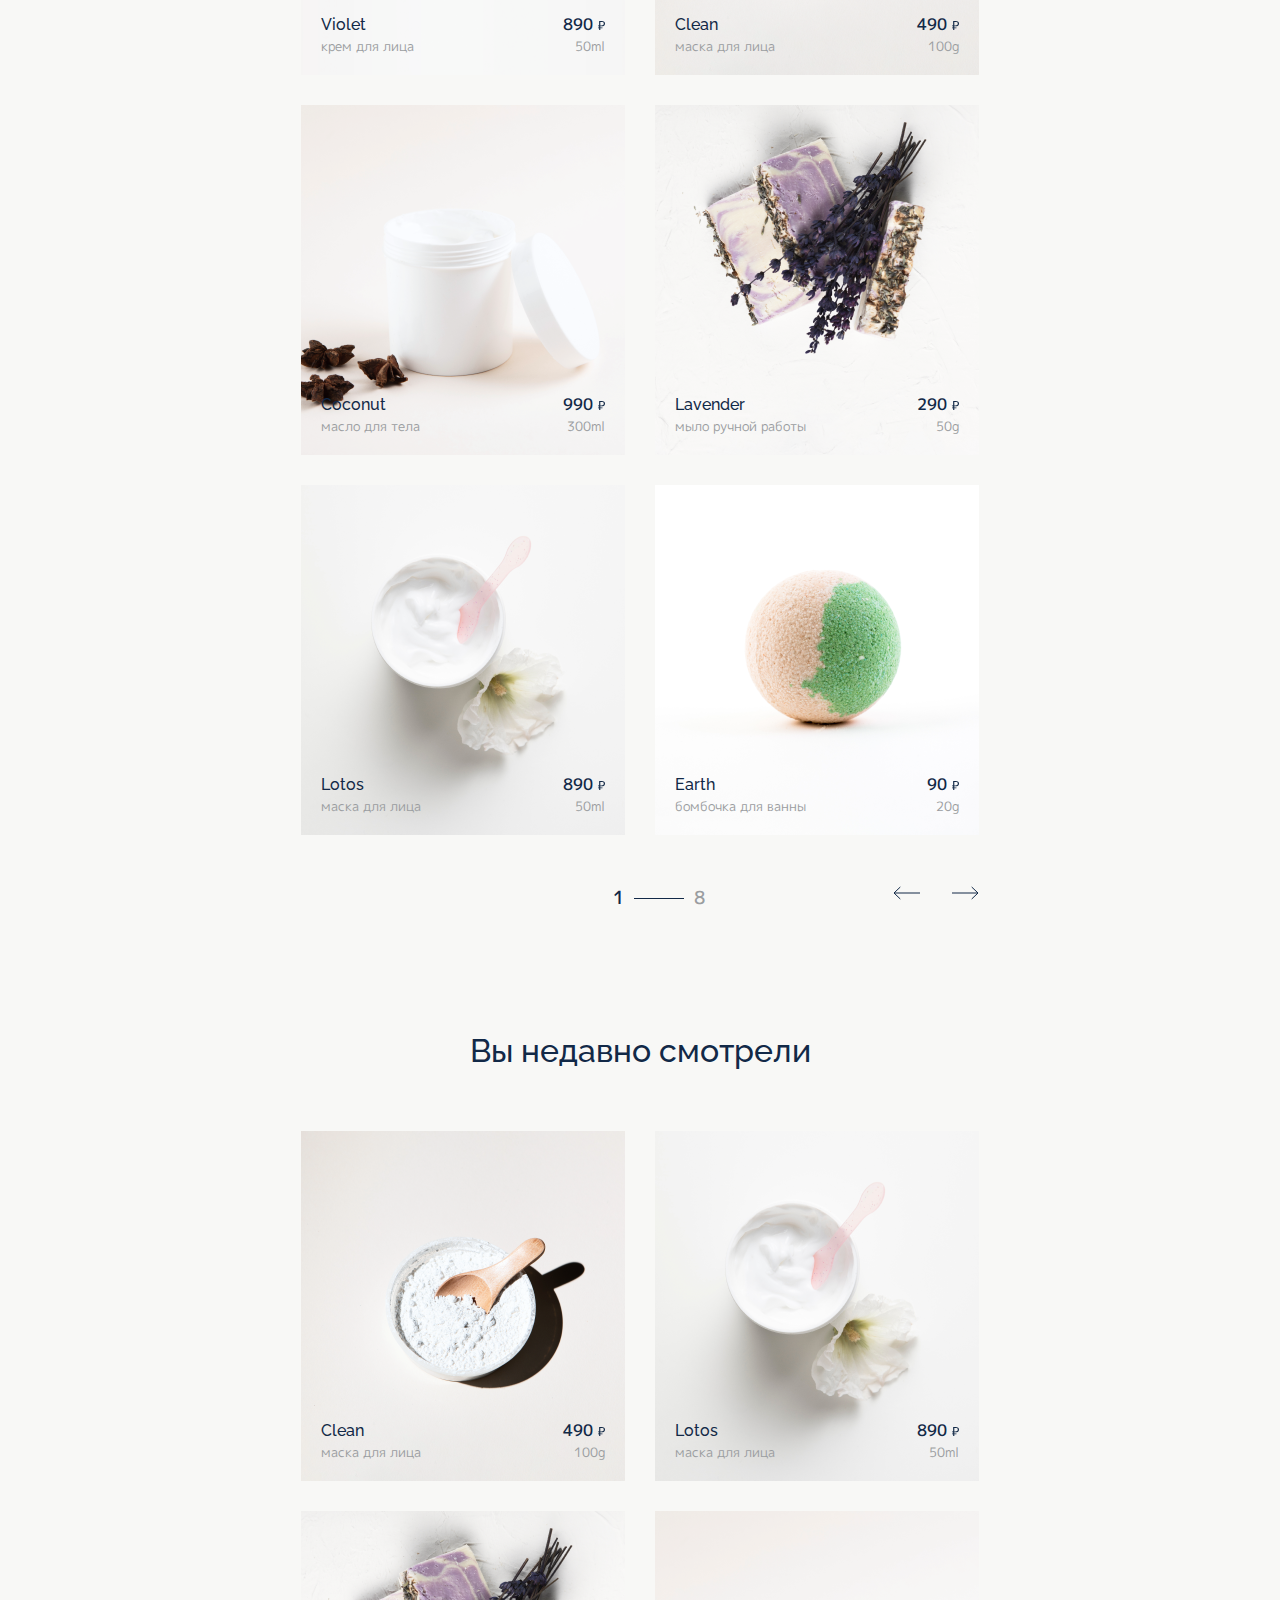
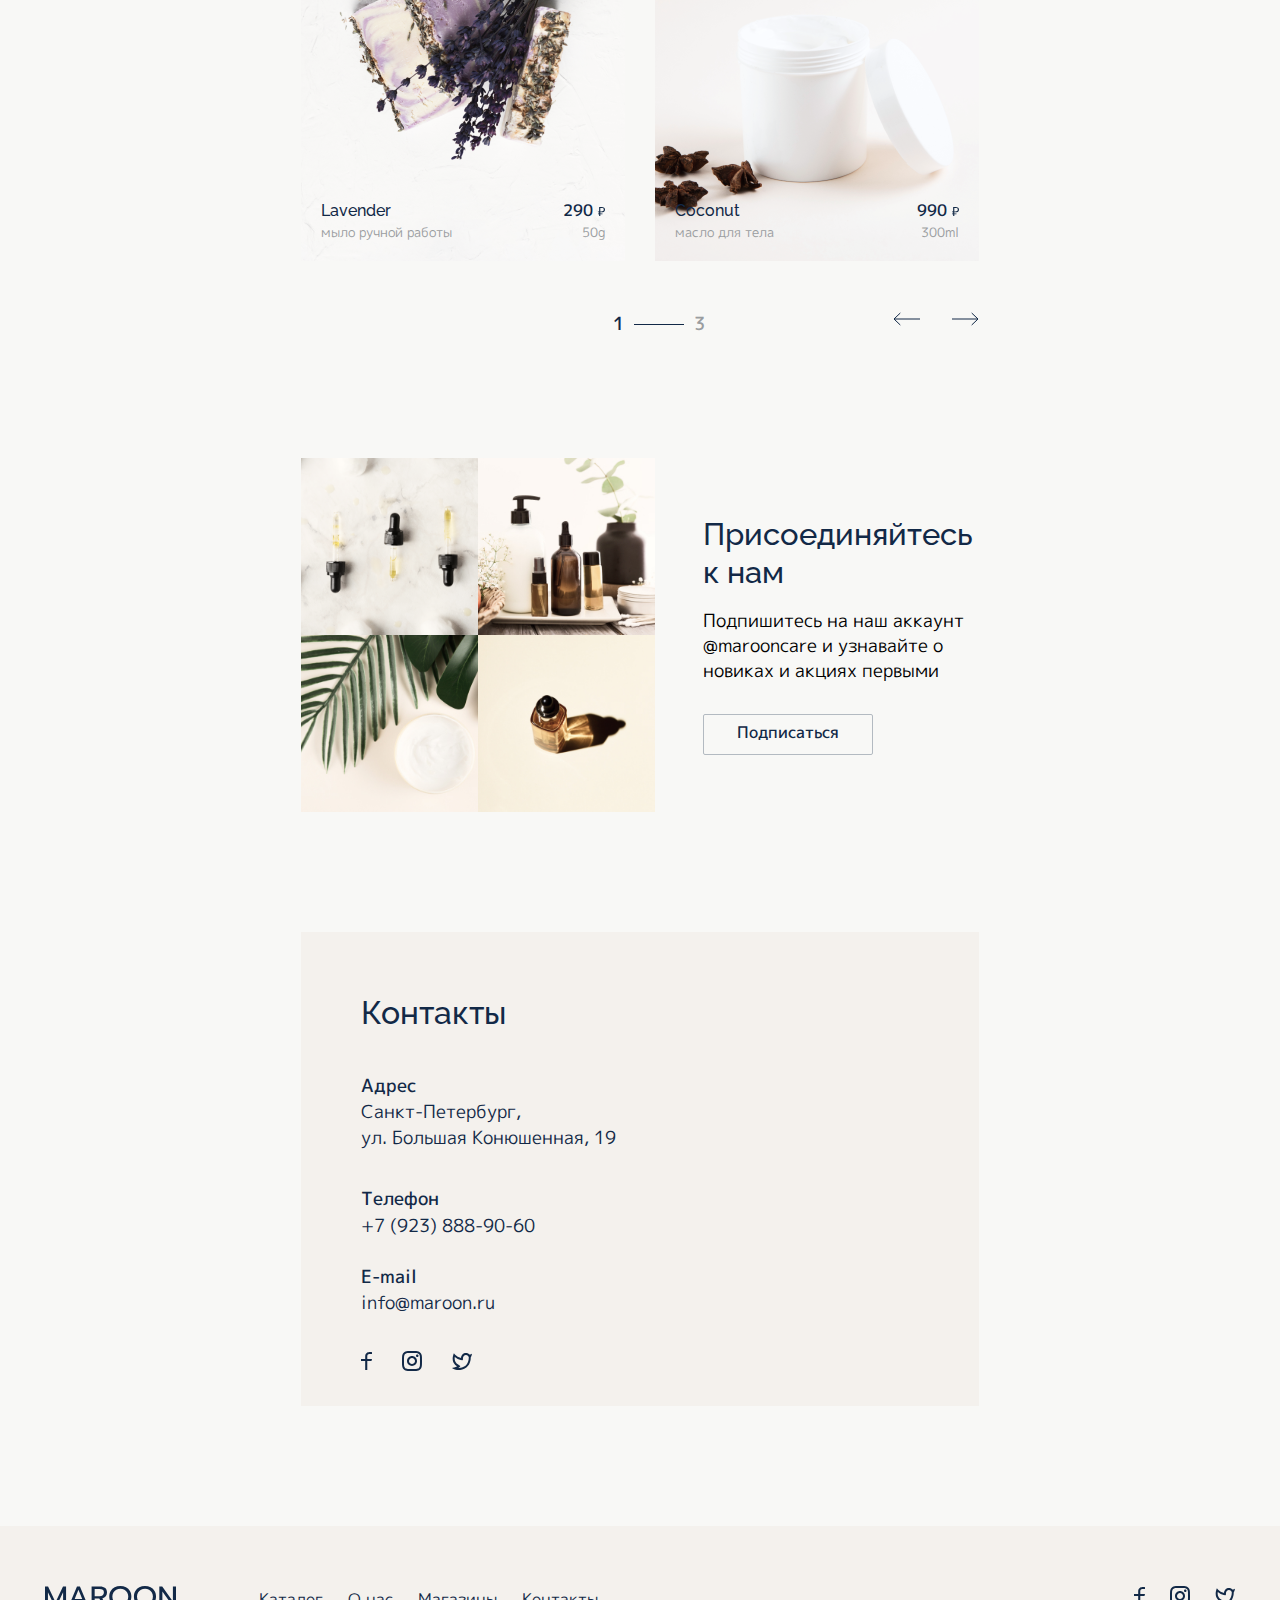
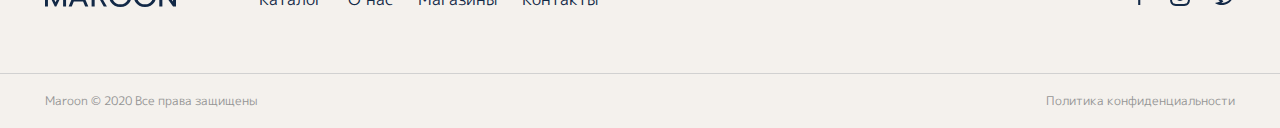
<file: filter.html>
<!DOCTYPE html>
<html lang="ru">

<head>
    <meta charset="UTF-8">
    <meta name="viewport" content="width=device-width, initial-scale=1.0">
    <link rel="stylesheet" href="./assets/style/css/normalize.css">
    <link rel="stylesheet" href="./assets/style/css/main.css">
    <title>Страница сортировки продуктов</title>
</head>

<body>
    <div class="border-wrapper">
        <header class="header">
            <div class="header__wrap">
                <!-- <div class="headerBox"> -->
                <div class="Hamburger Hamburger_xs">
                    <svg xmlns="http://www.w3.org/2000/svg" width="22" height="13" viewBox="0 0 22 13" fill="none">
                        <path d="M0 1H22M0 6.5H22M0 12H22" stroke="#122947" stroke-width="2" />
                    </svg>
                </div>
                <div class="Hamburger Hamburger_sm">
                    <svg width="24" height="14" viewBox="0 0 24 14" fill="none" xmlns="http://www.w3.org/2000/svg">
                        <path d="M0 1H24M0 7H24M0 13H24" stroke="#122947" stroke-width="2" />
                    </svg>
                </div>
                <!-- </div> -->
                <div class="headerBox">
                    <a href="/" class="logo logo_sm" target="_blank">
                        <svg xmlns="http://www.w3.org/2000/svg" width="131" height="21" viewBox="0 0 131 21"
                            fill="none">
                            <path
                                d="M0 0.432098H3.06145L10.535 16.1317L18.0085 0.432098H21.07V20.5679H18.0986V6.25103L11.2854 20.5679H9.78465L2.9414 6.25103V20.5679H0V0.432098Z"
                                fill="#122947" />
                            <path
                                d="M31.9844 0.432098H34.9258L43.2998 20.5679H40.1783L38.0773 15.5556H28.8029L26.7619 20.5679H23.6104L31.9844 0.432098ZM37.2369 13.107L33.4551 3.68724L29.6733 13.107H37.2369Z"
                                fill="#122947" />
                            <path
                                d="M46.6042 0.432098H55.0382C57.2792 0.432098 59 0.950617 60.2006 1.98765C61.4012 3.02469 62.0015 4.54184 62.0015 6.5391C62.0015 8.01783 61.5913 9.27572 60.7709 10.3128C59.9505 11.3306 58.7899 12.0219 57.2892 12.3868L61.9114 20.5679H58.7299L54.2578 12.6173H49.6656V20.5679H46.6042V0.432098ZM54.5279 10.1399C55.8686 10.1399 56.9291 9.84225 57.7094 9.24691C58.5098 8.63237 58.91 7.72977 58.91 6.5391C58.91 5.2332 58.5198 4.30178 57.7394 3.74486C56.9791 3.18793 55.9086 2.90947 54.5279 2.90947H49.6656V10.1399H54.5279Z"
                                fill="#122947" />
                            <path
                                d="M75.3097 21C73.2287 21 71.3479 20.5679 69.6671 19.7037C67.9863 18.8203 66.6656 17.5816 65.7052 15.9877C64.7447 14.3937 64.2645 12.5693 64.2645 10.5144C64.2645 8.45953 64.7447 6.63512 65.7052 5.04115C66.6656 3.44719 67.9863 2.2085 69.6671 1.3251C71.3479 0.441701 73.2287 0 75.3097 0C77.3907 0 79.2716 0.441701 80.9524 1.3251C82.6332 2.2085 83.9538 3.44719 84.9143 5.04115C85.8747 6.63512 86.355 8.45953 86.355 10.5144C86.355 12.5693 85.8747 14.3937 84.9143 15.9877C83.9538 17.5816 82.6332 18.8203 80.9524 19.7037C79.2716 20.5679 77.3907 21 75.3097 21ZM75.3097 18.3498C76.7904 18.3498 78.1311 18.0329 79.3316 17.3992C80.5522 16.7462 81.5127 15.834 82.213 14.6626C82.9133 13.4719 83.2635 12.0892 83.2635 10.5144C83.2635 8.95885 82.9133 7.59534 82.213 6.42387C81.5327 5.2332 80.5922 4.32099 79.3917 3.68724C78.1911 3.03429 76.8505 2.70782 75.3698 2.70782C73.869 2.70782 72.5084 3.02469 71.2878 3.65844C70.0873 4.29218 69.1268 5.20439 68.4065 6.39506C67.7061 7.58573 67.356 8.95885 67.356 10.5144C67.356 12.0892 67.7061 13.4719 68.4065 14.6626C69.1068 15.834 70.0572 16.7462 71.2578 17.3992C72.4784 18.0329 73.829 18.3498 75.3097 18.3498Z"
                                fill="#122947" />
                            <path
                                d="M99.9601 21C97.8791 21 95.9982 20.5679 94.3174 19.7037C92.6366 18.8203 91.316 17.5816 90.3556 15.9877C89.3951 14.3937 88.9149 12.5693 88.9149 10.5144C88.9149 8.45953 89.3951 6.63512 90.3556 5.04115C91.316 3.44719 92.6366 2.2085 94.3174 1.3251C95.9982 0.441701 97.8791 0 99.9601 0C102.041 0 103.922 0.441701 105.603 1.3251C107.284 2.2085 108.604 3.44719 109.565 5.04115C110.525 6.63512 111.005 8.45953 111.005 10.5144C111.005 12.5693 110.525 14.3937 109.565 15.9877C108.604 17.5816 107.284 18.8203 105.603 19.7037C103.922 20.5679 102.041 21 99.9601 21ZM99.9601 18.3498C101.441 18.3498 102.781 18.0329 103.982 17.3992C105.203 16.7462 106.163 15.834 106.863 14.6626C107.564 13.4719 107.914 12.0892 107.914 10.5144C107.914 8.95885 107.564 7.59534 106.863 6.42387C106.183 5.2332 105.243 4.32099 104.042 3.68724C102.841 3.03429 101.501 2.70782 100.02 2.70782C98.5194 2.70782 97.1588 3.02469 95.9382 3.65844C94.7376 4.29218 93.7772 5.20439 93.0568 6.39506C92.3565 7.58573 92.0063 8.95885 92.0063 10.5144C92.0063 12.0892 92.3565 13.4719 93.0568 14.6626C93.7572 15.834 94.7076 16.7462 95.9082 17.3992C97.1288 18.0329 98.4794 18.3498 99.9601 18.3498Z"
                                fill="#122947" />
                            <path
                                d="M114.312 0.432098H117.223L127.909 15.6132V0.432098H131V20.5679H128.059L117.374 5.38683V20.5679H114.312V0.432098Z"
                                fill="#122947" />
                        </svg>
                    </a>
                    <a href="/" class="logo logo_xs" target="_blank">
                        <svg xmlns="http://www.w3.org/2000/svg" width="85" height="13" viewBox="0 0 85 13" fill="none">
                            <path
                                d="M0 0.267489H1.98644L6.83569 9.98628L11.6849 0.267489H13.6714V12.7325H11.7434V3.86968L7.32256 12.7325H6.34882L1.90854 3.86968V12.7325H0V0.267489Z"
                                fill="#122947" />
                            <path
                                d="M20.7532 0.267489H22.6618L28.0953 12.7325H26.0699L24.7066 9.62963H18.6889L17.3646 12.7325H15.3197L20.7532 0.267489ZM24.1613 8.11385L21.7075 2.28258L19.2537 8.11385H24.1613Z"
                                fill="#122947" />
                            <path
                                d="M30.2393 0.267489H35.7118C37.1659 0.267489 38.2825 0.588477 39.0615 1.23045C39.8405 1.87243 40.23 2.81161 40.23 4.04801C40.23 4.96342 39.9638 5.74211 39.4315 6.38409C38.8992 7.01417 38.1461 7.44216 37.1724 7.66804L40.1715 12.7325H38.1072L35.2054 7.8107H32.2258V12.7325H30.2393V0.267489ZM35.3807 6.27709C36.2506 6.27709 36.9387 6.09282 37.445 5.72428C37.9644 5.34385 38.224 4.78509 38.224 4.04801C38.224 3.2396 37.9709 2.66301 37.4645 2.31824C36.9712 1.97348 36.2766 1.8011 35.3807 1.8011H32.2258V6.27709H35.3807Z"
                                fill="#122947" />
                            <path
                                d="M48.8651 13C47.5148 13 46.2944 12.7325 45.2038 12.1975C44.1132 11.6507 43.2563 10.8839 42.6331 9.89712C42.0099 8.91038 41.6983 7.78098 41.6983 6.50892C41.6983 5.23685 42.0099 4.10745 42.6331 3.12071C43.2563 2.13397 44.1132 1.36717 45.2038 0.820302C46.2944 0.273434 47.5148 0 48.8651 0C50.2154 0 51.4358 0.273434 52.5264 0.820302C53.617 1.36717 54.4739 2.13397 55.0971 3.12071C55.7203 4.10745 56.0319 5.23685 56.0319 6.50892C56.0319 7.78098 55.7203 8.91038 55.0971 9.89712C54.4739 10.8839 53.617 11.6507 52.5264 12.1975C51.4358 12.7325 50.2154 13 48.8651 13ZM48.8651 11.3594C49.8259 11.3594 50.6957 11.1632 51.4747 10.7709C52.2667 10.3667 52.8899 9.80201 53.3443 9.07682C53.7987 8.33974 54.0259 7.48377 54.0259 6.50892C54.0259 5.54595 53.7987 4.70188 53.3443 3.97668C52.9029 3.2396 52.2927 2.6749 51.5137 2.28258C50.7347 1.87837 49.8648 1.67627 48.904 1.67627C47.9303 1.67627 47.0474 1.87243 46.2555 2.26475C45.4765 2.65706 44.8533 3.22177 44.3859 3.95885C43.9314 4.69593 43.7042 5.54595 43.7042 6.50892C43.7042 7.48377 43.9314 8.33974 44.3859 9.07682C44.8403 9.80201 45.457 10.3667 46.236 10.7709C47.028 11.1632 47.9043 11.3594 48.8651 11.3594Z"
                                fill="#122947" />
                            <path
                                d="M64.8596 13C63.5093 13 62.2889 12.7325 61.1983 12.1975C60.1077 11.6507 59.2508 10.8839 58.6276 9.89712C58.0044 8.91038 57.6928 7.78098 57.6928 6.50892C57.6928 5.23685 58.0044 4.10745 58.6276 3.12071C59.2508 2.13397 60.1077 1.36717 61.1983 0.820302C62.2889 0.273434 63.5093 0 64.8596 0C66.2099 0 67.4303 0.273434 68.5209 0.820302C69.6115 1.36717 70.4684 2.13397 71.0916 3.12071C71.7148 4.10745 72.0264 5.23685 72.0264 6.50892C72.0264 7.78098 71.7148 8.91038 71.0916 9.89712C70.4684 10.8839 69.6115 11.6507 68.5209 12.1975C67.4303 12.7325 66.2099 13 64.8596 13ZM64.8596 11.3594C65.8204 11.3594 66.6902 11.1632 67.4692 10.7709C68.2612 10.3667 68.8844 9.80201 69.3388 9.07682C69.7933 8.33974 70.0205 7.48377 70.0205 6.50892C70.0205 5.54595 69.7933 4.70188 69.3388 3.97668C68.8974 3.2396 68.2872 2.6749 67.5082 2.28258C66.7292 1.87837 65.8593 1.67627 64.8986 1.67627C63.9248 1.67627 63.042 1.87243 62.25 2.26475C61.471 2.65706 60.8478 3.22177 60.3804 3.95885C59.926 4.69593 59.6988 5.54595 59.6988 6.50892C59.6988 7.48377 59.926 8.33974 60.3804 9.07682C60.8348 9.80201 61.4515 10.3667 62.2305 10.7709C63.0225 11.1632 63.8988 11.3594 64.8596 11.3594Z"
                                fill="#122947" />
                            <path
                                d="M74.172 0.267489H76.061L82.9941 9.6653V0.267489H85V12.7325H83.0915L76.1584 3.33471V12.7325H74.172V0.267489Z"
                                fill="#122947" />
                        </svg>
                    </a>
                </div>
                <div class="headerBox">
                    <div class="nav">
                        <nav class="nav__menu">
                            <a href="catalog.html" class="nav__link" target="_blank"> Каталог </a>
                            <a href="about.html" class="nav__link" target="_blank"> О нас </a>
                            <a href="contact.html" class="nav__link" target="_blank"> Контакты </a>
                        </nav>
                        <nav class="usernav">
                            <a href="cabinet.html" class="cabinet" target="_blank">
                                <svg xmlns="http://www.w3.org/2000/svg" width="16" height="21" viewBox="0 0 16 21"
                                    fill="none">
                                    <path
                                        d="M0 21C0 18.8783 0.842855 16.8434 2.34315 15.3431C3.84344 13.8429 5.87827 13 8 13C10.1217 13 12.1566 13.8429 13.6569 15.3431C15.1571 16.8434 16 18.8783 16 21H14C14 19.4087 13.3679 17.8826 12.2426 16.7574C11.1174 15.6321 9.5913 15 8 15C6.4087 15 4.88258 15.6321 3.75736 16.7574C2.63214 17.8826 2 19.4087 2 21H0ZM8 12C4.685 12 2 9.315 2 6C2 2.685 4.685 0 8 0C11.315 0 14 2.685 14 6C14 9.315 11.315 12 8 12ZM8 10C10.21 10 12 8.21 12 6C12 3.79 10.21 2 8 2C5.79 2 4 3.79 4 6C4 8.21 5.79 10 8 10Z"
                                        fill="#122947" />
                                </svg>
                            </a>
                            <a href="cabinet.html" class="cabinet cabinet_xs" target="_blank">
                                <svg xmlns="http://www.w3.org/2000/svg" width="13" height="16" viewBox="0 0 13 16"
                                    fill="none">
                                    <path
                                        d="M0 16C0 14.3834 0.68482 12.8331 1.90381 11.69C3.12279 10.5469 4.77609 9.90476 6.5 9.90476C8.22391 9.90476 9.87721 10.5469 11.0962 11.69C12.3152 12.8331 13 14.3834 13 16H11.375C11.375 14.7876 10.8614 13.6248 9.94715 12.7675C9.03291 11.9102 7.79293 11.4286 6.5 11.4286C5.20707 11.4286 3.96709 11.9102 3.05285 12.7675C2.13861 13.6248 1.625 14.7876 1.625 16H0ZM6.5 9.14286C3.80656 9.14286 1.625 7.09714 1.625 4.57143C1.625 2.04571 3.80656 0 6.5 0C9.19344 0 11.375 2.04571 11.375 4.57143C11.375 7.09714 9.19344 9.14286 6.5 9.14286ZM6.5 7.61905C8.29562 7.61905 9.75 6.25524 9.75 4.57143C9.75 2.88762 8.29562 1.52381 6.5 1.52381C4.70437 1.52381 3.25 2.88762 3.25 4.57143C3.25 6.25524 4.70437 7.61905 6.5 7.61905Z"
                                        fill="#122947" />
                                </svg>
                            </a>
                            <a href="basket.html" class="basket" target="_blank">
                                <svg xmlns="http://www.w3.org/2000/svg" class="basket" width="18" height="21"
                                    viewBox="0 0 18 21" fill="none">
                                    <path
                                        d="M4 7V5C4 3.67392 4.52678 2.40215 5.46447 1.46447C6.40215 0.526784 7.67392 0 9 0C10.3261 0 11.5979 0.526784 12.5355 1.46447C13.4732 2.40215 14 3.67392 14 5V7H17C17.2652 7 17.5196 7.10536 17.7071 7.29289C17.8946 7.48043 18 7.73478 18 8V20C18 20.2652 17.8946 20.5196 17.7071 20.7071C17.5196 20.8946 17.2652 21 17 21H1C0.734784 21 0.48043 20.8946 0.292893 20.7071C0.105357 20.5196 0 20.2652 0 20V8C0 7.73478 0.105357 7.48043 0.292893 7.29289C0.48043 7.10536 0.734784 7 1 7H4ZM4 9H2V19H16V9H14V11H12V9H6V11H4V9ZM6 7H12V5C12 4.20435 11.6839 3.44129 11.1213 2.87868C10.5587 2.31607 9.79565 2 9 2C8.20435 2 7.44129 2.31607 6.87868 2.87868C6.31607 3.44129 6 4.20435 6 5V7Z"
                                        fill="#122947" />
                                </svg>
                            </a>
                            <a href="basket.html" class="basket basket_xs" target="_blank">
                                <svg xmlns="http://www.w3.org/2000/svg" width="14" height="16" viewBox="0 0 14 16"
                                    fill="none">
                                    <path
                                        d="M3.11111 5.33333V3.80952C3.11111 2.79918 3.52083 1.83021 4.25014 1.11578C4.97945 0.401359 5.9686 0 7 0C8.0314 0 9.02055 0.401359 9.74986 1.11578C10.4792 1.83021 10.8889 2.79918 10.8889 3.80952V5.33333H13.2222C13.4285 5.33333 13.6263 5.41361 13.7722 5.55649C13.9181 5.69938 14 5.89317 14 6.09524V15.2381C14 15.4402 13.9181 15.634 13.7722 15.7768C13.6263 15.9197 13.4285 16 13.2222 16H0.777778C0.571498 16 0.373667 15.9197 0.227806 15.7768C0.0819442 15.634 0 15.4402 0 15.2381V6.09524C0 5.89317 0.0819442 5.69938 0.227806 5.55649C0.373667 5.41361 0.571498 5.33333 0.777778 5.33333H3.11111ZM3.11111 6.85714H1.55556V14.4762H12.4444V6.85714H10.8889V8.38095H9.33333V6.85714H4.66667V8.38095H3.11111V6.85714ZM4.66667 5.33333H9.33333V3.80952C9.33333 3.20331 9.0875 2.62193 8.64992 2.19328C8.21233 1.76463 7.61884 1.52381 7 1.52381C6.38116 1.52381 5.78767 1.76463 5.35008 2.19328C4.9125 2.62193 4.66667 3.20331 4.66667 3.80952V5.33333Z"
                                        fill="#122947" />
                                </svg>
                            </a>
                        </nav>
                    </div>
                </div>
            </div>
        </header>
    </div>
    <main>

        <section class="section-catalog">
            <div class="wrapper-catalog">
                <h1 class="wrapper-catalog__heading-1">Каталог</h1>
                <button class="wrapper-catalog__button" type="button" aria-label="Закрыть" title="Закрыть">
                    <img src="./assets/images/filterImg/icons/cross.svg" alt="Иконка закрыть фильтр" width="18"
                        class="wrapper-catalog__image">
                </button>
            </div>

            <form class="wrapper-form form" action="#" method="post">
                <fieldset class="form-face form__fieldset">
                    <legend class="form__heading-2">Уход для лица</legend>

                    <div class="form__inputs-wrapper">
                        <div class="form__input-container">
                            <input type="checkbox" id="creams" name="skin" class="form__input" checked>
                            <label for="creams" class="form__label">Крема
                                <span class="form__checkbox"></span>
                            </label>
                        </div>

                        <div class="form__input-container">
                            <input type="checkbox" id="serums" name="skin" class="form__input" checked>
                            <label for="serums" class="form__label">Сыворотки
                                <span class="form__checkbox"></span>
                            </label>
                        </div>

                        <div class="form__input-container">
                            <input type="checkbox" id="masks" name="skin" class="form__input" checked>
                            <label for="masks" class="form__label">Маски
                                <span class="form__checkbox"></span>
                            </label>
                        </div>

                        <div class="form__input-container">
                            <input type="checkbox" id="cleanser" name="skin" class="form__input">
                            <label for="cleanser" class="form__label">Пенки
                                <span class="form__checkbox"></span>
                            </label>
                        </div>

                        <div class="form__input-container">
                            <input type="checkbox" id="tonics" name="skin" class="form__input">
                            <label for="tonics" class="form__label">Тоники
                                <span class="form__checkbox"></span>
                            </label>
                        </div>

                        <div class="form__input-container">
                            <input type="checkbox" id="powders" name="skin" class="form__input" checked>
                            <label for="powders" class="form__label">Пудры
                                <span class="form__checkbox"></span>
                            </label>
                        </div>
                    </div>
                </fieldset>

                <fieldset class="form-body form__fieldset">
                    <legend class="form__heading-2">Уход для тела</legend>

                    <div class="form__inputs-wrapper">
                        <div class="form__input-container">
                            <input type="checkbox" id="body-creams" name="body" class="form__input">
                            <label for="body-creams" class="form__label">Крема
                                <span class="form__checkbox"></span>
                            </label>
                        </div>

                        <div class="form__input-container">
                            <input type="checkbox" id="oils" name="body" class="form__input" checked>
                            <label for="oils" class="form__label">Масла
                                <span class="form__checkbox"></span>
                            </label>
                        </div>

                        <div class="form__input-container">
                            <input type="checkbox" id="scrubs" name="body" class="form__input">
                            <label for="scrubs" class="form__label">Скрабы
                                <span class="form__checkbox"></span>
                            </label>
                        </div>

                        <div class="form__input-container">
                            <input type="checkbox" id="soaps" name="body" class="form__input" checked>
                            <label for="soaps" class="form__label">Мыло
                                <span class="form__checkbox"></span>
                            </label>
                        </div>

                        <div class="form__input-container">
                            <input type="checkbox" id="bubbles" name="body" class="form__input" checked>
                            <label for="bubbles" class="form__label">Бомбочки для ванны
                                <span class="form__checkbox"></span>
                            </label>
                        </div>

                        <div class="form__input-container">
                            <input type="checkbox" id="salts" name="body" class="form__input">
                            <label for="salts" class="form__label">Соль для ванны
                                <span class="form__checkbox"></span>
                            </label>
                        </div>
                    </div>
                </fieldset>


                <fieldset class="form-type form__fieldset">
                    <legend class="form__heading-2">Тип кожи</legend>

                    <div class="form__inputs-wrapper">
                        <div class="form__input-container">
                            <input type="checkbox" id="normal" name="skin-type" class="form__input">
                            <label for="normal" class="form__label">Нормальная
                                <span class="form__checkbox"></span>
                            </label>
                        </div>

                        <div class="form__input-container">
                            <input type="checkbox" id="dry" name="skin-type" class="form__input" checked>
                            <label for="dry" class="form__label">Сухая
                                <span class="form__checkbox"></span>
                            </label>
                        </div>

                        <div class="form__input-container">
                            <input type="checkbox" id="oily" name="skin-type" class="form__input">
                            <label for="oily" class="form__label">Жирная
                                <span class="form__checkbox"></span>
                            </label>
                        </div>

                        <div class="form__input-container">
                            <input type="checkbox" id="combi" name="skin-type" class="form__input" checked>
                            <label for="combi" class="form__label">Комбинированная
                                <span class="form__checkbox"></span>
                            </label>
                        </div>

                        <div class="form__input-container buttons">
                            <button class="form__button-submit" type="submit">Применить</button>
                            <button class="form__button-reset" type="reset">Сбросить</button>
                        </div>
                </fieldset>

                <div class="form__input-container_tablet buttons">
                    <button class="form__button-submit" type="submit">Применить</button>
                    <button class="form__button-reset" type="reset">Сбросить</button>
                </div>
            </form>
        </section>

        <section class="catalog container catalog_filter">
            <div class="catalog__body">
                <div class="catalog__cards cards">
                    <!-- класс catalog__cards используется как элемент блока "catalog" с внешней геометрией, класс cards для повторяющихся на странице блоков с карточками (единый класс для каталога и недавно просмотренных продуктов)--->
                    <div class="catalog-card card-high">
                        <!-- класс catalog-card используется как отдельный повторяющийся блок внутри блоков "catalog" и "recent", классы по типу"card-high", "card-rest" и т.д. для каждого конкретного продукта--->
                        <div class="catalog-card__main-info">
                            <p class="catalog-card__name">High</p>
                            <p class="catalog-card__price">
                                990
                                <img src="./assets/images/catalogImg/icons/ruble.svg" alt="&#8381;" />
                            </p>
                        </div>
                        <div class="catalog-card__extra-info">
                            <p class="catalog-card__description">крем для лица</p>
                            <p class="catalog-card__volume">50ml</p>
                        </div>
                    </div>
                    <div class="catalog-card card-rest">
                        <div class="catalog-card__main-info">
                            <p class="catalog-card__name">Rest</p>
                            <p class="catalog-card__price">
                                690
                                <img src="./assets/images/catalogImg/icons/ruble.svg" alt="&#8381;" />
                            </p>
                        </div>
                        <div class="catalog-card__extra-info">
                            <p class="catalog-card__description">минеральная пудра</p>
                            <p class="catalog-card__volume">20g</p>
                        </div>
                    </div>
                    <div class="catalog-card card-rose">
                        <div class="catalog-card__main-info">
                            <p class="catalog-card__name">Rose</p>
                            <p class="catalog-card__price">
                                890
                                <img src="./assets/images/catalogImg/icons/ruble.svg" alt="&#8381;" />
                            </p>
                        </div>
                        <div class="catalog-card__extra-info">
                            <p class="catalog-card__description">крем для лица</p>
                            <p class="catalog-card__volume">50ml</p>
                        </div>
                    </div>
                    <div class="catalog-card card-milk">
                        <div class="catalog-card__main-info">
                            <p class="catalog-card__name">Milk</p>
                            <p class="catalog-card__price">
                                790
                                <img src="./assets/images/catalogImg/icons/ruble.svg" alt="&#8381;" />
                            </p>
                        </div>
                        <div class="catalog-card__extra-info">
                            <p class="catalog-card__description">масло для тела</p>
                            <p class="catalog-card__volume">150ml</p>
                        </div>
                    </div>
                    <div class="catalog-card card-paradise">
                        <div class="catalog-card__main-info">
                            <p class="catalog-card__name">Paradise</p>
                            <p class="catalog-card__price">
                                590
                                <img src="./assets/images/catalogImg/icons/ruble.svg" alt="&#8381;" />
                            </p>
                        </div>
                        <div class="catalog-card__extra-info">
                            <p class="catalog-card__description">минеральная пудра/p></p>
                            <p class="catalog-card__volume">15g</p>
                        </div>
                    </div>
                    <div class="catalog-card card-sun">
                        <div class="catalog-card__main-info">
                            <p class="catalog-card__name">Sun</p>
                            <p class="catalog-card__price">
                                90
                                <img src="./assets/images/catalogImg/icons/ruble.svg" alt="&#8381;" />
                            </p>
                        </div>
                        <div class="catalog-card__extra-info">
                            <p class="catalog-card__description">бомбочка для ванны</p>
                            <p class="catalog-card__volume">20g</p>
                        </div>
                    </div>
                    <div class="catalog-card card-violet">
                        <div class="catalog-card__main-info">
                            <p class="catalog-card__name">Violet</p>
                            <p class="catalog-card__price">
                                890
                                <img src="./assets/images/catalogImg/icons/ruble.svg" alt="&#8381;" />
                            </p>
                        </div>
                        <div class="catalog-card__extra-info">
                            <p class="catalog-card__description">крем для лица</p>
                            <p class="catalog-card__volume">50ml</p>
                        </div>
                    </div>
                    <div class="catalog-card card-clean">
                        <div class="catalog-card__main-info">
                            <p class="catalog-card__name">Clean</p>
                            <p class="catalog-card__price">
                                490
                                <img src="./assets/images/catalogImg/icons/ruble.svg" alt="&#8381;" />
                            </p>
                        </div>
                        <div class="catalog-card__extra-info">
                            <p class="catalog-card__description">маска для лица</p>
                            <p class="catalog-card__volume">100g</p>
                        </div>
                    </div>
                    <div class="catalog-card card-coconut">
                        <div class="catalog-card__main-info">
                            <p class="catalog-card__name">Coconut</p>
                            <p class="catalog-card__price">
                                990
                                <img src="./assets/images/catalogImg/icons/ruble.svg" alt="&#8381;" />
                            </p>
                        </div>
                        <div class="catalog-card__extra-info">
                            <p class="catalog-card__description">масло для тела</p>
                            <p class="catalog-card__volume">300ml</p>
                        </div>
                    </div>
                    <div class="catalog-card card-lavender">
                        <div class="catalog-card__main-info">
                            <p class="catalog-card__name">Lavender</p>
                            <p class="catalog-card__price">
                                290
                                <img src="./assets/images/catalogImg/icons/ruble.svg" alt="&#8381;" />
                            </p>
                        </div>
                        <div class="catalog-card__extra-info">
                            <p class="catalog-card__description">мыло ручной работы</p>
                            <p class="catalog-card__volume">50g</p>
                        </div>
                    </div>
                    <div class="catalog-card card-lotos">
                        <div class="catalog-card__main-info">
                            <p class="catalog-card__name">Lotos</p>
                            <p class="catalog-card__price">
                                890
                                <img src="./assets/images/catalogImg/icons/ruble.svg" alt="&#8381;" />
                            </p>
                        </div>
                        <div class="catalog-card__extra-info">
                            <p class="catalog-card__description">маска для лица</p>
                            <p class="catalog-card__volume">50ml</p>
                        </div>
                    </div>
                    <div class="catalog-card card-earth">
                        <div class="catalog-card__main-info">
                            <p class="catalog-card__name">Earth</p>
                            <p class="catalog-card__price">
                                90
                                <img src="./assets/images/catalogImg/icons/ruble.svg" alt="&#8381;" />
                            </p>
                        </div>
                        <div class="catalog-card__extra-info">
                            <p class="catalog-card__description">бомбочка для ванны</p>
                            <p class="catalog-card__volume">20g</p>
                        </div>
                    </div>
                </div>
                <div class="product-navigation">
                    <div class="pages">
                        <div class="pages__active">1</div>
                        <div class="pages__dash">
                            <img src="./assets/images/catalogImg/icons/dash.svg" />
                        </div>
                        <div class="pages__total">8</div>
                    </div>
                    <div class="arrows">
                        <div class="arrows__left">
                            <img src="./assets/images/catalogImg/icons/arrowleft.svg" />
                        </div>
                        <div class="arrows__right">
                            <img src="./assets/images/catalogImg/icons/arrowright.svg" />
                        </div>
                    </div>
                </div>
            </div>
        </section>
        <section class="recent container">
            <div class="recent__body">
                <!-- класс recent__body используется чтобы задать внешнюю геометрию блоку recent (отступы справа и слева)--->
                <h2 class="recent__title">Вы недавно смотрели</h2>
                <div class="recent__cards cards">
                    <!-- класс recent__cards используется как элемент блока "recent" с внешней геометрией, класс cards для повторяющихся на странице блоков с карточками (единый класс для каталога и недавно просмотренных продуктов)--->
                    <div class="catalog-card card-clean">
                        <div class="catalog-card__main-info">
                            <p class="catalog-card__name">Clean</p>
                            <p class="catalog-card__price">
                                490
                                <img src="./assets/images/catalogImg/icons/ruble.svg" alt="&#8381;" />
                            </p>
                        </div>
                        <div class="catalog-card__extra-info">
                            <p class="catalog-card__description">маска для лица</p>
                            <p class="catalog-card__volume">100g</p>
                        </div>
                    </div>
                    <div class="catalog-card card-lotos">
                        <div class="catalog-card__main-info">
                            <p class="catalog-card__name">Lotos</p>
                            <p class="catalog-card__price">
                                890
                                <img src="./assets/images/catalogImg/icons/ruble.svg" alt="&#8381;" />
                            </p>
                        </div>
                        <div class="catalog-card__extra-info">
                            <p class="catalog-card__description">маска для лица</p>
                            <p class="catalog-card__volume">50ml</p>
                        </div>
                    </div>
                    <div class="catalog-card card-lavender">
                        <div class="catalog-card__main-info">
                            <p class="catalog-card__name">Lavender</p>
                            <p class="catalog-card__price">
                                290
                                <img src="./assets/images/catalogImg/icons/ruble.svg" alt="&#8381;" />
                            </p>
                        </div>
                        <div class="catalog-card__extra-info">
                            <p class="catalog-card__description">мыло ручной работы</p>
                            <p class="catalog-card__volume">50g</p>
                        </div>
                    </div>
                    <div class="catalog-card card-coconut">
                        <div class="catalog-card__main-info">
                            <p class="catalog-card__name">Coconut</p>
                            <p class="catalog-card__price">
                                990
                                <img src="./assets/images/catalogImg/icons/ruble.svg" alt="&#8381;" />
                            </p>
                        </div>
                        <div class="catalog-card__extra-info">
                            <p class="catalog-card__description">масло для тела</p>
                            <p class="catalog-card__volume">300ml</p>
                        </div>
                    </div>
                </div>
                <div class="product-navigation">
                    <div class="pages">
                        <div class="pages__active">1</div>
                        <div class="pages__dash">
                            <img src="./assets/images/catalogImg/icons/dash.svg" alt="dash" />
                        </div>
                        <div class="pages__total">3</div>
                    </div>
                    <div class="arrows">
                        <div class="arrows__left">
                            <img src="./assets/images/catalogImg/icons/arrowleft.svg" alt="left arrow" />
                        </div>
                        <div class="arrows__right">
                            <img src="./assets/images/catalogImg/icons/arrowright.svg" alt="right arrow" />
                        </div>
                    </div>
                </div>
            </div>
        </section>

        <section class="container">
            <div class="follow-container">
                <section class="follow">
                    <div class="follow__wrap">
                        <div class="follow-wrapper">
                            <img src="./assets/images/followImg/cream.jpg" alt="cream" class="follow-wrapper_img" />
                            <img src="./assets/images/followImg/pipette.png" alt="pipette" class="follow-wrapper_img" />
                            <img src="./assets/images/followImg/face.jpg" alt="face" class="follow-wrapper_img" />
                            <img src="./assets/images/followImg/cosmetic.jpg" alt="cosmetic"
                                class="follow-wrapper_img" />
                            <img src="./assets/images/followImg/white_cream.jpg" alt="white_cream"
                                class="follow-wrapper_img" />
                            <img src="./assets/images/followImg/serum.jpg" alt="serum" class="follow-wrapper_img" />
                        </div>
                        <div class="follow-content">
                            <div class="follow-content__container">
                                <h2 class="follow-content__title">Присоединяйтесь к нам</h2>
                                <p class="follow-content__txt">
                                    Подпишитесь на наш аккаунт @marooncare и узнавайте о новиках
                                    и акциях первыми
                                </p>
                                <a href="https://www.instagram.com/" class="follow-content__button">Подписаться</a>
                            </div>
                        </div>
                    </div>
                </section>
            </div>
        </section>

        <section class="container">
            <div class="container__conts">
                <div class="container__contacts contacts">
                    <h3 class="contacts__title">Контакты</h3>
                    <div class="contacts__info">
                        <h4>Адрес</h4>
                        <p>Санкт-Петербург, <br />ул. Большая Конюшенная, 19</p>
                    </div>
                    <div class="contacts__info">
                        <h4>Телефон</h4>
                        <a class="contacts__link" href="tel:+79238889060" aria-label="Телефон">
                            +7 (923) 888-90-60
                        </a>
                    </div>
                    <div class="contacts__info">
                        <h4>E-mail</h4>
                        <a class="contacts__link" href="tel:+79238889060" aria-label="E-mail">
                            info@maroon.ru
                        </a>
                    </div>
                    <div class="contacts__info contacts__info__icons">
                        <a class="contacts__link" href="tel:+79238889060" aria-label="Facebook"><img
                                src="./assets/images/mapImg/fb.svg" alt="Иконка Фейсбука" />
                        </a>
                        <a class="contacts__link" href="tel:+79238889060" aria-label="İnstagram"><img
                                src="./assets/images/mapImg/inst.svg" alt="Иконка Инстаграма" />
                        </a>
                        <a class="contacts__link" href="tel:+79238889060" aria-label="Twitter"><img
                                src="./assets/images/mapImg/tw.svg" alt="Иконка Твиттера" />
                        </a>
                    </div>
                </div>
                <div class="container__map map-desktop">
                    <iframe
                        src="https://www.google.com/maps/embed?pb=!1m18!1m12!1m3!1d249.82464543141393!2d30.322896887436507!3d59.938826386130756!2m3!1f0!2f0!3f0!3m2!1i1024!2i768!4f13.1!3m3!1m2!1s0x4696310fca5ba729%3A0xea9c53d4493c879f!2z0JHQvtC70YzRiNCw0Y8g0JrQvtC90Y7RiNC10L3QvdCw0Y8g0YPQuy4sIDE5LCDQodCw0L3QutGCLdCf0LXRgtC10YDQsdGD0YDQsywgMTkxMTg2!5e0!3m2!1sru!2sru!4v1603657065173!5m2!1sru!2sru"
                        max-width="700" max-height="450" frameborder="0" style="border: 0" allowfullscreen=""
                        aria-hidden="false" tabindex="0" class="iframe__desktop"></iframe>
                </div>
                <div class="container__mapxs map-xs">
                    <iframe
                        src="https://www.google.com/maps/embed?pb=!1m18!1m12!1m3!1d249.82464543141393!2d30.322896887436507!3d59.938826386130756!2m3!1f0!2f0!3f0!3m2!1i1024!2i768!4f13.1!3m3!1m2!1s0x4696310fca5ba729%3A0xea9c53d4493c879f!2z0JHQvtC70YzRiNCw0Y8g0JrQvtC90Y7RiNC10L3QvdCw0Y8g0YPQuy4sIDE5LCDQodCw0L3QutGCLdCf0LXRgtC10YDQsdGD0YDQsywgMTkxMTg2!5e0!3m2!1sru!2sru!4v1603657065173!5m2!1sru!2sru"
                        max-width="700" max-height="450" frameborder="0" style="border: 0" allowfullscreen=""
                        aria-hidden="false" tabindex="0" class="iframe__xs"></iframe>
                </div>
            </div>
            </div>
        </section>

    </main>

    <footer class="footer">
        <div class="footer-container">
            <div class="footer-content">
                <a class="footer-content__logo" href="index.html">
                    <svg class="footer-content__icon" xmlns="http://www.w3.org/2000/svg" width="131" height="21"
                        viewBox="0 0 131 21" fill="none">
                        <path
                            d="M0 0.432098H3.06145L10.535 16.1317L18.0085 0.432098H21.07V20.5679H18.0986V6.25103L11.2854 20.5679H9.78465L2.9414 6.25103V20.5679H0V0.432098Z"
                            fill="#122947" />
                        <path
                            d="M31.9844 0.432098H34.9258L43.2998 20.5679H40.1783L38.0773 15.5556H28.8029L26.7619 20.5679H23.6104L31.9844 0.432098ZM37.2369 13.107L33.4551 3.68724L29.6733 13.107H37.2369Z"
                            fill="#122947" />
                        <path
                            d="M46.6042 0.432098H55.0382C57.2792 0.432098 59 0.950617 60.2006 1.98765C61.4012 3.02469 62.0015 4.54184 62.0015 6.5391C62.0015 8.01783 61.5913 9.27572 60.7709 10.3128C59.9505 11.3306 58.7899 12.0219 57.2892 12.3868L61.9114 20.5679H58.7299L54.2578 12.6173H49.6656V20.5679H46.6042V0.432098ZM54.5279 10.1399C55.8686 10.1399 56.9291 9.84225 57.7094 9.24691C58.5098 8.63237 58.91 7.72977 58.91 6.5391C58.91 5.2332 58.5198 4.30178 57.7394 3.74486C56.9791 3.18793 55.9086 2.90947 54.5279 2.90947H49.6656V10.1399H54.5279Z"
                            fill="#122947" />
                        <path
                            d="M75.3097 21C73.2287 21 71.3479 20.5679 69.6671 19.7037C67.9863 18.8203 66.6656 17.5816 65.7052 15.9877C64.7447 14.3937 64.2645 12.5693 64.2645 10.5144C64.2645 8.45953 64.7447 6.63512 65.7052 5.04115C66.6656 3.44719 67.9863 2.2085 69.6671 1.3251C71.3479 0.441701 73.2287 0 75.3097 0C77.3907 0 79.2716 0.441701 80.9524 1.3251C82.6332 2.2085 83.9538 3.44719 84.9143 5.04115C85.8747 6.63512 86.355 8.45953 86.355 10.5144C86.355 12.5693 85.8747 14.3937 84.9143 15.9877C83.9538 17.5816 82.6332 18.8203 80.9524 19.7037C79.2716 20.5679 77.3907 21 75.3097 21ZM75.3097 18.3498C76.7904 18.3498 78.1311 18.0329 79.3316 17.3992C80.5522 16.7462 81.5127 15.834 82.213 14.6626C82.9133 13.4719 83.2635 12.0892 83.2635 10.5144C83.2635 8.95885 82.9133 7.59534 82.213 6.42387C81.5327 5.2332 80.5922 4.32099 79.3917 3.68724C78.1911 3.03429 76.8505 2.70782 75.3698 2.70782C73.869 2.70782 72.5084 3.02469 71.2878 3.65844C70.0873 4.29218 69.1268 5.20439 68.4065 6.39506C67.7061 7.58573 67.356 8.95885 67.356 10.5144C67.356 12.0892 67.7061 13.4719 68.4065 14.6626C69.1068 15.834 70.0572 16.7462 71.2578 17.3992C72.4784 18.0329 73.829 18.3498 75.3097 18.3498Z"
                            fill="#122947" />
                        <path
                            d="M99.9601 21C97.8791 21 95.9982 20.5679 94.3174 19.7037C92.6366 18.8203 91.316 17.5816 90.3556 15.9877C89.3951 14.3937 88.9149 12.5693 88.9149 10.5144C88.9149 8.45953 89.3951 6.63512 90.3556 5.04115C91.316 3.44719 92.6366 2.2085 94.3174 1.3251C95.9982 0.441701 97.8791 0 99.9601 0C102.041 0 103.922 0.441701 105.603 1.3251C107.284 2.2085 108.604 3.44719 109.565 5.04115C110.525 6.63512 111.005 8.45953 111.005 10.5144C111.005 12.5693 110.525 14.3937 109.565 15.9877C108.604 17.5816 107.284 18.8203 105.603 19.7037C103.922 20.5679 102.041 21 99.9601 21ZM99.9601 18.3498C101.441 18.3498 102.781 18.0329 103.982 17.3992C105.203 16.7462 106.163 15.834 106.863 14.6626C107.564 13.4719 107.914 12.0892 107.914 10.5144C107.914 8.95885 107.564 7.59534 106.863 6.42387C106.183 5.2332 105.243 4.32099 104.042 3.68724C102.841 3.03429 101.501 2.70782 100.02 2.70782C98.5194 2.70782 97.1588 3.02469 95.9382 3.65844C94.7376 4.29218 93.7772 5.20439 93.0568 6.39506C92.3565 7.58573 92.0063 8.95885 92.0063 10.5144C92.0063 12.0892 92.3565 13.4719 93.0568 14.6626C93.7572 15.834 94.7076 16.7462 95.9082 17.3992C97.1288 18.0329 98.4794 18.3498 99.9601 18.3498Z"
                            fill="#122947" />
                        <path
                            d="M114.312 0.432098H117.223L127.909 15.6132V0.432098H131V20.5679H128.059L117.374 5.38683V20.5679H114.312V0.432098Z"
                            fill="#122947" />
                    </svg>

                </a>
                <ul class="footer-content__nav">
                    <li class="footer-content__item"><a class="footer-content__link" href="catalog.html">Каталог</a>
                    </li>
                    <li class="footer-content__item"><a class="footer-content__link" href="#">О нас</a></li>
                    <li class="footer-content__item"><a class="footer-content__link" href="#">Магазины</a></li>
                    <li class="footer-content__item"><a class="footer-content__link" href="#">Контакты</a></li>
                </ul>
                <ul class="footer-content__social-networks">
                    <li class="footer-content__item"><a href="#">
                            <svg xmlns="http://www.w3.org/2000/svg" width="11" height="18" viewBox="0 0 11 18"
                                fill="none">
                                <path
                                    d="M6.28571 7H11L10.4762 9H6.28571V18H4.19048V9H0V7H4.19048V5.128C4.19048 3.345 4.38533 2.698 4.74991 2.046C5.10715 1.40181 5.65904 0.875009 6.3339 0.534C7.01695 0.186 7.69476 0 9.56267 0C10.1095 0 10.5893 0.0500001 11 0.15V2H9.56267C8.17562 2 7.75343 2.078 7.32286 2.298C7.00438 2.46 6.76762 2.686 6.59791 2.99C6.36743 3.401 6.28571 3.804 6.28571 5.128V7Z"
                                    fill="#122947" />
                            </svg>
                        </a></li>
                    <li class="footer-content__item"><a href="#"><svg xmlns="http://www.w3.org/2000/svg" width="20"
                                height="20" viewBox="0 0 20 20" fill="none">
                                <path
                                    d="M10 7C9.20435 7 8.44129 7.31607 7.87868 7.87868C7.31607 8.44129 7 9.20435 7 10C7 10.7956 7.31607 11.5587 7.87868 12.1213C8.44129 12.6839 9.20435 13 10 13C10.7956 13 11.5587 12.6839 12.1213 12.1213C12.6839 11.5587 13 10.7956 13 10C13 9.20435 12.6839 8.44129 12.1213 7.87868C11.5587 7.31607 10.7956 7 10 7ZM10 5C11.3261 5 12.5979 5.52678 13.5355 6.46447C14.4732 7.40215 15 8.67392 15 10C15 11.3261 14.4732 12.5979 13.5355 13.5355C12.5979 14.4732 11.3261 15 10 15C8.67392 15 7.40215 14.4732 6.46447 13.5355C5.52678 12.5979 5 11.3261 5 10C5 8.67392 5.52678 7.40215 6.46447 6.46447C7.40215 5.52678 8.67392 5 10 5ZM16.5 4.75C16.5 5.08152 16.3683 5.39946 16.1339 5.63388C15.8995 5.8683 15.5815 6 15.25 6C14.9185 6 14.6005 5.8683 14.3661 5.63388C14.1317 5.39946 14 5.08152 14 4.75C14 4.41848 14.1317 4.10054 14.3661 3.86612C14.6005 3.6317 14.9185 3.5 15.25 3.5C15.5815 3.5 15.8995 3.6317 16.1339 3.86612C16.3683 4.10054 16.5 4.41848 16.5 4.75ZM10 2C7.526 2 7.122 2.007 5.971 2.058C5.187 2.095 4.661 2.2 4.173 2.39C3.739 2.558 3.426 2.759 3.093 3.093C2.78001 3.3954 2.53935 3.76458 2.389 4.173C2.199 4.663 2.094 5.188 2.058 5.971C2.006 7.075 2 7.461 2 10C2 12.474 2.007 12.878 2.058 14.029C2.095 14.812 2.2 15.339 2.389 15.826C2.559 16.261 2.759 16.574 3.091 16.906C3.428 17.242 3.741 17.443 4.171 17.609C4.665 17.8 5.191 17.906 5.971 17.942C7.075 17.994 7.461 18 10 18C12.474 18 12.878 17.993 14.029 17.942C14.811 17.905 15.338 17.8 15.826 17.611C16.259 17.442 16.574 17.241 16.906 16.909C17.243 16.572 17.444 16.259 17.61 15.829C17.8 15.336 17.906 14.809 17.942 14.029C17.994 12.925 18 12.539 18 10C18 7.526 17.993 7.122 17.942 5.971C17.905 5.189 17.8 4.661 17.61 4.173C17.4593 3.765 17.2191 3.39596 16.907 3.093C16.6047 2.77985 16.2355 2.53917 15.827 2.389C15.337 2.199 14.811 2.094 14.029 2.058C12.925 2.006 12.539 2 10 2ZM10 0C12.717 0 13.056 0.00999994 14.122 0.0599999C15.187 0.11 15.912 0.277 16.55 0.525C17.21 0.779 17.766 1.123 18.322 1.678C18.8305 2.1779 19.224 2.78259 19.475 3.45C19.722 4.087 19.89 4.813 19.94 5.878C19.987 6.944 20 7.283 20 10C20 12.717 19.99 13.056 19.94 14.122C19.89 15.187 19.722 15.912 19.475 16.55C19.2247 17.2178 18.8311 17.8226 18.322 18.322C17.822 18.8303 17.2173 19.2238 16.55 19.475C15.913 19.722 15.187 19.89 14.122 19.94C13.056 19.987 12.717 20 10 20C7.283 20 6.944 19.99 5.878 19.94C4.813 19.89 4.088 19.722 3.45 19.475C2.78233 19.2245 2.17753 18.8309 1.678 18.322C1.16941 17.8222 0.775931 17.2175 0.525 16.55C0.277 15.913 0.11 15.187 0.0599999 14.122C0.0129999 13.056 0 12.717 0 10C0 7.283 0.00999994 6.944 0.0599999 5.878C0.11 4.812 0.277 4.088 0.525 3.45C0.775236 2.78218 1.1688 2.17732 1.678 1.678C2.17767 1.16923 2.78243 0.775729 3.45 0.525C4.088 0.277 4.812 0.11 5.878 0.0599999C6.944 0.0129999 7.283 0 10 0Z"
                                    fill="#122947" />
                            </svg>
                        </a></li>
                    <li class="footer-content__item"><a href="#"><svg xmlns="http://www.w3.org/2000/svg" width="20"
                                height="17" viewBox="0 0 20 17" fill="none">
                                <path
                                    d="M13.8641 2.04374C13.1063 2.04361 12.3787 2.34819 11.838 2.89193C11.2972 3.43567 10.9865 4.17511 10.9726 4.95114L10.9447 6.55955C10.9431 6.6459 10.9236 6.73093 10.8877 6.80905C10.8517 6.88717 10.8 6.95662 10.736 7.01284C10.6719 7.06906 10.597 7.11078 10.5162 7.13527C10.4353 7.15975 10.3503 7.16645 10.2667 7.15491L8.71031 6.93842C6.66235 6.65248 4.70013 5.68641 2.81769 4.08004C2.22145 7.46026 3.38601 9.8019 6.19074 11.6084L7.9326 12.7297C8.01536 12.783 8.08412 12.8562 8.13286 12.943C8.18159 13.0298 8.20882 13.1275 8.21217 13.2275C8.21551 13.3276 8.19487 13.427 8.15204 13.517C8.10922 13.607 8.04551 13.6848 7.9665 13.7438L6.37918 14.9315C7.3234 14.9917 8.21975 14.9488 8.96356 14.7977C13.6677 13.8357 16.7955 10.2104 16.7955 4.23016C16.7955 3.74202 15.7864 2.04374 13.8641 2.04374ZM8.97851 4.91335C8.99592 3.92895 9.29646 2.97169 9.84252 2.16141C10.3886 1.35113 11.1559 0.723842 12.0484 0.358092C12.9409 -0.00765845 13.9188 -0.0956204 14.8599 0.105219C15.801 0.306059 16.6633 0.786775 17.3389 1.48718C18.0478 1.48207 18.651 1.66589 20 0.828497C19.666 2.50329 19.5015 3.23039 18.7896 4.23016C18.7896 12.0343 14.1064 15.8291 9.3544 16.8003C6.09602 17.4661 1.35799 16.3724 0 14.9202C0.691959 14.8651 3.50366 14.5556 5.12887 13.3373C3.75393 12.4091 -1.71893 9.11054 1.87746 0.24232C3.56548 2.26126 5.27743 3.63581 7.01231 4.36496C8.16691 4.85003 8.45007 4.83982 8.97951 4.91437L8.97851 4.91335Z"
                                    fill="#122947" />
                            </svg>
                        </a></li>
                </ul>
            </div>
        </div>
        <div class="footer-copyright">
            <div class="footer-copyright__txt">
                <span>Maroon &copy 2020 Все права защищены</span>
                <span><a class="footer-copyright__link" href="#">Политика конфиденциальности</a></span>
            </div>
        </div>
    </footer>
</body>

</html>
</file>
<file: assets/style/css/main.css>
@charset "UTF-8";
@import url("https://fonts.googleapis.com/css2?family=Raleway:wght@500&display=swap");
@import url("https://fonts.googleapis.com/css2?family=M+PLUS+1p:wght@400;500&display=swap");
*,
*::after,
*::before {
  margin: 0;
  padding: 0;
  box-sizing: border-box;
}

body {
  background-color: #F8F8F6;
  font-family: "M PLUS 1p";
}

.recommended .rec-product #item1,
.recommended .rec-product #item2,
.recommended .rec-product #item3,
.recommended .rec-product #item4 {
  background-size: cover;
  background-position: center;
}

.hero *,
.header * {
  margin: 0;
  padding: 0;
  box-sizing: border-box;
}
.hero a,
.header a {
  color: #122947;
  text-decoration: none;
}

.hero {
  background-image: url("../../images/headerImg/Rectangle35.png");
  background-repeat: no-repeat;
  background-size: cover;
  background-position: center center;
}

.border-wrapper {
  border-bottom: 1px solid #b3bac1;
}

.header {
  max-width: 1366px;
  margin: 0 auto;
}
@media only screen and (max-width: 1365px) {
  .header {
    max-width: auto;
  }
}
.header__wrap {
  display: flex;
  justify-content: space-between;
  align-items: center;
  padding: 40px 98px;
}
@media only screen and (max-width: 1365px) {
  .header__wrap {
    display: flex;
    justify-content: space-between;
    align-items: center;
    padding: 40px 45px;
  }
}
@media only screen and (max-width: 767px) {
  .header__wrap {
    display: flex;
    justify-content: space-between;
    align-items: center;
    padding: 30px 15px 32px;
  }
}

.hero .header__wrap {
  padding-bottom: 70px;
}
@media only screen and (max-width: 767px) {
  .hero .header__wrap {
    padding-bottom: 60px;
  }
}

.Hamburger {
  display: flex;
  justify-content: center;
  align-items: center;
  text-align: center;
  display: none;
}
@media only screen and (max-width: 1365px) {
  .Hamburger {
    display: flex;
  }
}
.Hamburger_sm {
  width: 24px;
  display: none;
}
@media only screen and (max-width: 1365px) {
  .Hamburger_sm {
    display: block;
  }
}
@media only screen and (max-width: 767px) {
  .Hamburger_sm {
    display: none;
  }
}
.Hamburger_xs {
  width: 22px;
  display: none;
  text-align: center;
}
@media only screen and (max-width: 767px) {
  .Hamburger_xs {
    display: block;
  }
}

.logo_sm {
  display: block;
  width: 131px;
}
@media only screen and (max-width: 767px) {
  .logo_sm {
    display: none;
  }
}
.logo_xs {
  display: none;
  width: 85px;
  height: 13px;
}
@media only screen and (max-width: 767px) {
  .logo_xs {
    display: block;
  }
}

.nav {
  display: flex;
  justify-content: center;
  align-items: center;
  gap: 51px;
}
@media only screen and (max-width: 1365px) {
  .nav__menu {
    display: none;
  }
}
.nav__link {
  font-size: 16px;
  margin-right: 35px;
}
.nav__link:last-child {
  margin-right: 0;
}

.usernav {
  display: flex;
  align-items: center;
  gap: 30px;
}
@media only screen and (max-width: 767px) {
  .usernav {
    gap: 20px;
  }
}

.cabinet {
  display: block;
}
@media only screen and (max-width: 767px) {
  .cabinet {
    display: none;
  }
}
.cabinet_xs {
  display: none;
  width: 13px;
  height: 16px;
}
@media only screen and (max-width: 767px) {
  .cabinet_xs {
    display: block;
  }
}

.basket {
  display: block;
}
@media only screen and (max-width: 767px) {
  .basket {
    display: none;
  }
}
.basket_xs {
  display: none;
  width: 14px;
  height: 16px;
}
@media only screen and (max-width: 767px) {
  .basket_xs {
    display: block;
  }
}

.section-bestsellers {
  width: 100%;
  overflow: hidden;
  margin: 0 auto;
  padding: 140px 0;
  background-color: #F8F8F6;
  display: flex;
  max-width: 1366px;
  justify-content: center;
}
@media screen and (max-width: 1367px) {
  .section-bestsellers {
    margin: 0;
    justify-content: flex-end;
    padding: 140px 0 140px 98px;
  }
}
@media only screen and (max-width: 1365px) {
  .section-bestsellers {
    padding: 120px 0 120px 45px;
  }
}
@media only screen and (max-width: 767px) {
  .section-bestsellers {
    padding: 80px 0;
  }
}
.section-bestsellers__wrapper {
  overflow: hidden;
  max-width: 1310px;
  min-width: 0;
  flex-shrink: 1;
}
.section-bestsellers .wrapper-bestsellers {
  display: flex;
  gap: 50px 86px;
}
@media only screen and (max-width: 767px) {
  .section-bestsellers .wrapper-bestsellers {
    flex-direction: column;
  }
}
.section-bestsellers .container-bestsellers {
  display: flex;
  flex-direction: column;
  align-items: flex-start;
  max-width: 214px;
  color: #122947;
}
@media only screen and (max-width: 767px) {
  .section-bestsellers .container-bestsellers {
    text-align: center;
    margin: 0 auto;
  }
}
.section-bestsellers .container-bestsellers__header {
  font-size: 32px;
  font-family: "Raleway", "arial", sans-serif;
  font-style: normal;
  font-weight: 500;
  line-height: 120%;
  margin-bottom: 30px;
  margin-top: 30px;
}
@media only screen and (max-width: 767px) {
  .section-bestsellers .container-bestsellers__header {
    margin-bottom: 25px;
  }
}
.section-bestsellers .container-bestsellers__paragraph {
  font-family: "M PLUS 1p";
  font-size: 18px;
  line-height: 145%;
  margin-top: 0;
  margin-bottom: 0;
}
@media only screen and (max-width: 767px) {
  .section-bestsellers .container-bestsellers__paragraph {
    font-size: 16px;
  }
}
.section-bestsellers .container-bestsellers__button {
  font-family: "M PLUS 1p", "arial", sans-serif;
  font-size: 16px;
  font-style: normal;
  font-weight: 500;
  text-decoration: none;
  color: #122947;
  border: 1px solid #B3BAC1;
  border-radius: 2px;
  background-color: #F8F8F6;
  padding: 13px 23px 16px 24px;
  margin-top: 40px;
}
@media screen and (max-width: 767px) {
  .section-bestsellers .container-bestsellers__button {
    font-size: 14px;
  }
}
.section-bestsellers .container-bestsellers__button_mobile {
  display: none;
}
@media only screen and (max-width: 767px) {
  .section-bestsellers .container-bestsellers__button {
    display: none;
  }
  .section-bestsellers .container-bestsellers__button_mobile {
    font-family: "M PLUS 1p", "arial", sans-serif;
    font-size: 16px;
    font-style: normal;
    font-weight: 500;
    text-decoration: none;
    color: #122947;
    border: 1px solid #B3BAC1;
    border-radius: 2px;
    background-color: #F8F8F6;
    padding: 13px 23px 16px 24px;
    margin-top: 40px;
    display: block;
    max-width: 150px;
    box-sizing: border-box;
    margin: 40px auto 0;
  }
}
@media only screen and (max-width: 767px) and (max-width: 767px) {
  .section-bestsellers .container-bestsellers__button_mobile {
    font-size: 14px;
  }
}
.section-bestsellers .container-items .bestsellers-items-block {
  display: flex;
  padding-left: 0;
  margin-top: 0;
  margin-bottom: 0;
  overflow: hidden;
  column-gap: 30px;
}
@media only screen and (max-width: 767px) {
  .section-bestsellers .container-items .bestsellers-items-block {
    padding-left: 45px;
  }
}
.section-bestsellers .container-items .bestsellers-items-block__image {
  height: 312px;
  object-fit: cover;
}
@media only screen and (max-width: 767px) {
  .section-bestsellers .container-items .bestsellers-items-block__image {
    height: 297px;
    width: 220px;
  }
}
.section-bestsellers .container-items .bestsellers-items-block__link {
  display: block;
  position: relative;
}
.section-bestsellers .container-items .bestsellers-items-block__list {
  list-style: none;
}
@media only screen and (max-width: 767px) {
  .section-bestsellers .container-items .container-items-wrapper {
    display: flex;
  }
}
.section-bestsellers .container-items .container-description {
  position: absolute;
  text-decoration: none;
  color: #122947;
  text-align: center;
  bottom: 25px;
  left: 50%;
  transform: translateX(-50%);
}
.section-bestsellers .container-items .container-description__header {
  font-family: Raleway;
  font-size: 16px;
  font-weight: 500;
  margin-bottom: 0;
}
.section-bestsellers .container-items .container-description__paragraph {
  color: #9A9DA0;
  font-size: 13px;
  font-weight: 400;
  margin-top: 10px;
  margin-bottom: 13px;
}
.section-bestsellers .container-items .container-description__additional-text {
  font-family: M PLUS 1p;
  font-size: 13px;
  font-weight: 400;
  text-decoration: underline;
  text-underline-offset: 7px;
}
.section-bestsellers .carousel-items {
  display: flex;
  list-style: none;
  width: max-content;
  padding: 0;
  margin-top: 25px;
  margin-left: auto;
  margin-right: 98px;
  gap: 43px;
}
@media only screen and (max-width: 1365px) {
  .section-bestsellers .carousel-items {
    margin-right: 45px;
  }
}
@media only screen and (max-width: 767px) {
  .section-bestsellers .carousel-items {
    display: none;
  }
}
.section-bestsellers .carousel-items__button {
  margin: 0;
  padding: 0;
  background: none;
  border: none;
  cursor: pointer;
}

.section-catalog {
  padding: 48px 0 120px;
  position: absolute;
  background-color: #F8F8F6;
  width: 100%;
  display: flex;
  justify-content: center;
  flex-wrap: wrap;
  row-gap: 48px;
}
@media only screen and (max-width: 767px) {
  .section-catalog {
    padding: 48px 0 60px;
  }
}
.section-catalog .wrapper-catalog {
  flex: 1 1 100%;
  max-width: 1366px;
  display: flex;
  justify-content: space-between;
  padding-right: 98px;
  padding-left: 98px;
  padding: 0 98px;
}
@media only screen and (max-width: 1365px) {
  .section-catalog .wrapper-catalog {
    padding: 0 45px;
  }
}
@media only screen and (max-width: 767px) {
  .section-catalog .wrapper-catalog {
    padding: 0 15px;
  }
}
.section-catalog .wrapper-catalog__heading-1 {
  color: #122947;
  font-family: Raleway;
  font-size: 36px;
  font-weight: 500;
  margin: 0;
}
@media only screen and (max-width: 767px) {
  .section-catalog .wrapper-catalog__heading-1 {
    margin-bottom: 0;
    font-size: 28px;
  }
}
.section-catalog .wrapper-catalog__button {
  border: none;
  background: none;
  padding: 0;
  cursor: pointer;
}
.section-catalog .form {
  max-width: 1366px;
  display: flex;
  justify-content: center;
  gap: 80px;
  flex-wrap: wrap;
}
@media only screen and (max-width: 767px) {
  .section-catalog .form {
    gap: 50px;
    justify-content: flex-start;
    margin: 0 35px;
  }
}
.section-catalog .form__fieldset {
  border: none;
  padding: 0;
  margin: 0;
}
@media only screen and (max-width: 767px) {
  .section-catalog .form__fieldset {
    width: 100%;
  }
}
.section-catalog .form__heading-2 {
  margin-bottom: 20px;
  color: #122947;
  font-family: "M PLUS 1p";
  font-size: 18px;
  font-weight: 500;
  position: relative;
}
@media only screen and (max-width: 767px) {
  .section-catalog .form__heading-2 {
    border-bottom: 1px solid #DBDCE0;
    width: 100%;
    padding-bottom: 20px;
  }
  .section-catalog .form__heading-2::after {
    content: "";
    width: 12px;
    height: 0.4px;
    background-color: #122947;
    position: absolute;
    right: 0;
    top: 10px;
  }
}
.section-catalog .form__label {
  color: #9A9DA0;
  font-family: "M PLUS 1p";
  font-size: 16px;
  font-weight: 400;
}
.section-catalog .form__input {
  appearance: none;
  position: absolute;
}
.section-catalog .form__input:checked + label {
  color: #122947;
}
.section-catalog .form__input:checked + label span::before {
  content: "";
  width: 10px;
  height: 10px;
  border-radius: 50%;
  background-color: #122947;
  display: block;
  left: 50%;
  top: 50%;
  transform: translate(-50%, -50%);
  position: absolute;
}
.section-catalog .form__checkbox {
  position: absolute;
  width: 14px;
  height: 14px;
  background-color: #F8F8F6;
  border: 1px solid #CDCDCD;
  border-radius: 50%;
  left: -24px;
}
.section-catalog .form__inputs-wrapper {
  display: flex;
  flex-direction: column;
  gap: 12px;
  padding-left: 24px;
}
.section-catalog .form__input-container {
  position: relative;
}
.section-catalog .form__input-container.buttons {
  display: flex;
  gap: 18px;
  margin-top: 20px;
}
@media only screen and (max-width: 1365px) {
  .section-catalog .form__input-container.buttons {
    margin-top: 52px;
    display: none;
  }
}
.section-catalog .form__input-container_tablet {
  display: none;
}
@media only screen and (max-width: 1365px) {
  .section-catalog .form__input-container_tablet {
    display: flex;
    justify-content: center;
    width: 100%;
    gap: 18px;
    padding: 0;
  }
}
.section-catalog .form__button-reset, .section-catalog .form__button-submit {
  font-family: "M PLUS 1p", "arial", sans-serif;
  font-size: 16px;
  font-style: normal;
  font-weight: 500;
  text-decoration: none;
  color: #122947;
  display: flex;
  justify-content: center;
  align-items: center;
  border-radius: 2px;
  border: 1px solid #122947;
  background-color: #F8F8F6;
  padding: 11px;
  min-width: 141px;
  margin: 0;
}
@media screen and (max-width: 767px) {
  .section-catalog .form__button-reset, .section-catalog .form__button-submit {
    font-size: 14px;
  }
}
.section-catalog .form__button-reset {
  border: 1px solid #B3BAC1;
  background-color: #F8F8F6;
}
@media only screen and (max-width: 767px) {
  .section-catalog .form__button-reset, .section-catalog .form__button-submit {
    min-width: 115px;
  }
}

.product-card {
  display: flex;
  margin: 40px 98px 140px 98px;
  max-width: 1366px;
}
.product-card__img {
  width: 630px;
  height: 647px;
  margin-right: 70px;
}
.product-card__info {
  width: 40%;
}

.title {
  color: #122947;
  font-size: 32px;
  font-family: "Raleway", "arial", sans-serif;
  font-style: normal;
  font-weight: 500;
  line-height: 120%;
}

.subtitle {
  font-family: "M PLUS 1p", "arial", sans-serif;
  font-size: 16px;
  font-style: normal;
  font-weight: 500;
  text-decoration: none;
  color: #122947;
  font-size: 13px;
  color: #9A9DA0;
}
@media screen and (max-width: 767px) {
  .subtitle {
    font-size: 14px;
  }
}

.info {
  display: flex;
  flex-direction: column;
}
.info .info__title {
  margin: 49px 0 0 0;
}
.info .info__subtitle {
  margin: 15px 0 45px 0;
}
.info .info__paragraf {
  margin-bottom: 45px;
}
.info .paragraf {
  max-width: 274px;
}
.info .paragraf .paragraf__p:last-child {
  margin-bottom: 0;
}
.info .paragraf .paragraf__p {
  margin-top: 0;
  margin-bottom: 15px;
  font-family: "M PLUS 1p", "arial", sans-serif;
  font-size: 16px;
  font-style: normal;
  font-weight: 500;
  text-decoration: none;
  color: #122947;
}
@media screen and (max-width: 767px) {
  .info .paragraf .paragraf__p {
    font-size: 14px;
  }
}
.info .info__line hr {
  color: #b3bac1;
}
.info .info__toggle {
  margin: 0;
}
.info .toggle .toggle-title {
  margin: 18px 15px 20px 0;
  display: flex;
  justify-content: space-between;
}
.info .toggle .toggle-title .toggle-title__name {
  font-size: 18px;
  font-weight: 500;
  color: #122947;
}
.info .toggle .toggle-title .toggle-title__minus {
  color: #122947;
}
.info .toggle .toggle__list {
  width: 370px;
  margin-bottom: 20px;
}
.info .toggle .toggle__list p {
  font-family: "M PLUS 1p", "arial", sans-serif;
  font-size: 16px;
  font-style: normal;
  font-weight: 500;
  text-decoration: none;
  color: #122947;
  font-size: 85%;
  line-height: 145%;
}
@media screen and (max-width: 767px) {
  .info .toggle .toggle__list p {
    font-size: 14px;
  }
}
.info .info__volume {
  margin-top: 45px;
  display: flex;
  align-items: center;
}
.info .volume {
  font-size: 18px;
  font-weight: 500;
  color: #122947;
}
.info .volume .volume__name {
  margin-right: 17px;
}
.info .volume .volume__options {
  accent-color: #122947;
}
.info .info__sell {
  margin-top: 45px;
  display: flex;
}
.info .sell {
  line-height: normal;
  align-items: center;
}
.info .sell .sell__price {
  font-size: 26px;
  margin-right: 50px;
  color: #122947;
}
.info .sell .box .box__action {
  max-width: 215px;
  margin: 0 auto;
}
.info .sell .box .box__btn {
  font-size: 16px;
  font-weight: 500;
  padding: 13px 27px 16px 27px;
  display: flex;
  justify-content: center;
  align-items: center;
  border-radius: 2px;
  border: 1px solid #b3bac1;
  color: #122947;
  text-decoration: none;
}
.info .sell .box .box__btn:hover {
  background-color: rgb(254, 244, 244);
  color: #122947;
}

.recommended {
  margin: 0 98px 140px 98px;
  display: flex;
  flex-direction: column;
  align-items: center;
}
.recommended .recommended__title {
  margin-bottom: 60px;
}
.recommended .recommended__product {
  margin-bottom: 50px;
}
.recommended .rec-product {
  display: flex;
  flex-shrink: 1;
}
.recommended .rec-product #item1 {
  background-image: url("../../images/product-cardImg/background/item1.jpg");
}
.recommended .rec-product #item2 {
  background-image: url("../../images/product-cardImg/background/item2.jpg");
}
.recommended .rec-product #item3 {
  background-image: url("../../images/product-cardImg/background/item3.jpg");
}
.recommended .rec-product #item4 {
  background-image: url("../../images/product-cardImg/background/item4.jpg");
}
.recommended .rec-product .rec-product__card {
  width: 270px;
  height: 350px;
  margin-right: 30px;
}
.recommended .rec-product .rec-product__card:last-child {
  margin-right: 0;
}
.recommended .rec-product .card {
  display: flex;
  flex-direction: column;
  justify-content: flex-end;
  padding: 0 20px 20px 20px;
}
.recommended .rec-product .card .card__text {
  display: flex;
  justify-content: space-between;
}
.recommended .rec-product .card .top {
  font-size: 16px;
}
.recommended .rec-product .card .top img {
  width: 7px;
  height: 9px;
}
.recommended .recommended__nav {
  width: 100%;
  margin: 0 auto;
}
.recommended .recommended__nav .nav-items {
  display: flex;
  justify-content: space-between;
  max-width: 1366px;
}
.recommended .recommended__nav .nav-items .nav-items__pages {
  margin-left: 45%;
}
.recommended .recommended__nav .nav-items .pages {
  display: flex;
  align-items: center;
  gap: 10px 10px;
}
.recommended .recommended__nav .nav-items .pages .pages__active {
  color: #122947;
}
.recommended .recommended__nav .nav-items .pages .pages__line {
  width: 50px;
  height: 1px;
  flex: 1;
}
.recommended .recommended__nav .nav-items .pages .pages__total {
  color: #9A9DA0;
}
.recommended .recommended__nav .nav-items .nav-items__arrows .arrow {
  width: 26px;
  height: 12px;
}
.recommended .recommended__nav .nav-items .nav-items__arrows img:first-child {
  margin-right: 32px;
}

@media only screen and (max-width: 1365px) {
  .product-card {
    margin: 40px 45px 0px 45px;
    flex-direction: column;
  }
  .product-card__img {
    padding-bottom: 60px;
    max-width: 678px;
    height: 470px;
  }
  .product-card__img img {
    width: 100%;
    height: 100%;
    object-fit: cover;
    overflow: hidden;
  }
  .product-card__info {
    width: 100%;
  }
  .info h3,
  .info p {
    margin: 0;
  }
  .info .info__title {
    margin: 0;
  }
  .info .info__subtitle {
    margin-top: 15px;
    margin-bottom: 45px;
  }
  .info .paragraf {
    max-width: 100%;
  }
  .info .paragraf p {
    width: 100%;
  }
  .toggle .toggle__list p {
    margin-right: 25px;
  }
  .info__volume .volume__text {
    margin-right: 17px;
    font-weight: 500;
  }
  .sell {
    display: flex;
  }
  .sell .sell__price {
    font-weight: 500;
    margin-right: 22px;
  }
  .sell .sell__button {
    align-self: flex-start;
  }
  .sell .sell__button .box__btn {
    font-size: 14px;
  }
  .recommended {
    margin: 120px 45px 120px 45px;
  }
  .recommended .recommended__product {
    width: 100%;
  }
  .recommended .rec-product {
    display: grid;
    grid-template-columns: 1fr 1fr;
    grid-template-rows: repeat(2, minmax(350px, 1fr));
    grid-gap: 30px;
  }
  .recommended .rec-product .rec-product__card {
    width: 100%;
    height: 100%;
  }
}
@media only screen and (max-width: 767px) {
  .product-card {
    margin: 40px 15px 0 15px;
    flex-direction: column;
  }
  .product-card__img {
    max-width: 290px;
    max-height: 260px;
    margin: 0;
  }
  .product-card__img img {
    max-width: 290px;
    max-height: 260px;
  }
  .product-card__info {
    width: 100%;
  }
  .product-card__info .info__subtitle {
    margin-bottom: 30px;
  }
  .product-card__info .info__paragraf {
    margin-bottom: 40px;
  }
  .info h3,
  .info p {
    margin: 0;
  }
  .info .toggle .toggle__list {
    width: 100%;
  }
  .info .sell .sell__price {
    margin-right: 32px;
    font-size: 22px;
  }
  .info .sell .sell__price img {
    width: 13px;
    height: 17px;
  }
  .info .sell .sell__button {
    width: 195px;
    height: 40px;
  }
  .info .sell .sell__button .box__action .box__btn {
    font-size: 14px;
  }
  .recommended {
    margin: 80px 15px 0 15px;
    display: flex;
  }
  .recommended .recommended__title {
    margin-bottom: 40px;
  }
  .recommended .recommended__title .title {
    text-align: center;
  }
  .recommended .recommended__product {
    width: 100%;
    margin-bottom: 35px;
  }
  .recommended .rec-product .rec-product__card {
    display: none;
  }
  .recommended .rec-product .rec-product__card:nth-child(2) {
    display: flex;
  }
  .recommended .rec-product {
    display: grid;
    grid-template-columns: 100%;
    grid-template-rows: repeat(1, minmax(290px, 1fr));
  }
  .recommended .rec-product .rec-product__card {
    margin: 0;
    width: 100%;
    height: 100%;
  }
  .recommended .recommended__nav {
    margin-bottom: 80px;
  }
  .recommended .recommended__nav .nav-items .nav-items__pages {
    margin-left: 0;
  }
}
/* блок Натуральная косметика
для бережного ухода за кожей */
.mainCare a {
  color: #122947;
  text-decoration: none;
}
.mainCare__wrap {
  max-width: 1366px;
  display: flex;
  justify-content: space-between;
  margin: 0 auto;
  padding: 0px 168px 70px;
}
@media only screen and (max-width: 1365px) {
  .mainCare__wrap {
    position: relative;
    max-width: 768px;
    padding: 0px 45px 70px;
  }
}
@media only screen and (max-width: 767px) {
  .mainCare__wrap {
    position: relative;
    justify-content: center;
    gap: 30px;
    padding: 190px 15px 60px;
  }
}

.mainCareBox {
  width: 330px;
}
@media only screen and (max-width: 1365px) {
  .mainCareBox {
    width: 245px;
  }
}
@media only screen and (max-width: 767px) {
  .mainCareBox {
    width: 130px;
  }
}
.mainCareBox img {
  width: 100%;
  height: auto;
}
@media only screen and (max-width: 767px) {
  .mainCareBox img {
    width: 130px;
    height: 170px;
  }
}
@media only screen and (max-width: 1365px) {
  .mainCareBox_levitation {
    width: 274px;
    position: absolute;
    top: 0%;
    left: 50%;
    -webkit-transform: translate(-50%, 0);
    -ms-transform: translate(-50%, 0);
    transform: translate(-50%, 0);
  }
}
@media only screen and (max-width: 767px) {
  .mainCareBox_levitation {
    max-width: 243px;
    position: absolute;
    top: 0%;
    left: 50%;
    -webkit-transform: translate(-50%, 0);
    -ms-transform: translate(-50%, 0);
    transform: translate(-50%, 0);
  }
}

.careImg {
  margin-bottom: 15px;
}
@media only screen and (max-width: 1365px) {
  .careImg {
    margin-bottom: 15px;
  }
}
@media only screen and (max-width: 767px) {
  .careImg {
    width: 130px;
    margin-bottom: 10px;
  }
}

.careLink {
  display: flex;
  justify-content: space-between;
  align-items: center;
  font-size: 16px;
  font-family: "M PLUS 1p", "arial", sans-serif;
  font-style: normal;
  font-weight: 500;
  line-height: 140%;
}
@media only screen and (max-width: 767px) {
  .careLink {
    font-size: 12px;
    font-family: "M PLUS 1p", "arial", sans-serif;
    font-style: normal;
    font-weight: 500;
    line-height: 140%;
  }
}

@media only screen and (max-width: 767px) {
  .tap {
    width: 23px;
    height: 10px;
  }
}

.mainInfo {
  display: flex;
  justify-content: center;
  align-items: center;
  flex-direction: column;
}
.mainInfo__title {
  font-size: 58px;
  font-family: "Raleway", "arial", sans-serif;
  font-style: normal;
  font-weight: 500;
  line-height: normal;
  max-width: 260px;
  padding-top: 61px;
  margin-bottom: 30px;
  color: #122947;
}
@media only screen and (max-width: 1365px) {
  .mainInfo__title {
    font-size: 54px;
    font-family: "Raleway", "arial", sans-serif;
    font-style: normal;
    font-weight: 500;
    line-height: normal;
    max-width: 242px;
    padding-top: 28px;
    margin-bottom: 30px;
  }
}
@media only screen and (max-width: 767px) {
  .mainInfo__title {
    font-size: 42px;
    font-family: "Raleway", "arial", sans-serif;
    font-style: normal;
    font-weight: 500;
    line-height: normal;
    max-width: 188px;
    height: 40px;
    padding-top: 0px;
    margin-bottom: 20px;
  }
}
.mainInfo__text p {
  font-size: 18px;
  font-family: "M PLUS 1p", "arial", sans-serif;
  font-style: normal;
  font-weight: 400;
  line-height: 145%;
  text-align: center;
  max-width: 274px;
  height: 40px;
  margin-bottom: 40px;
}
@media only screen and (max-width: 767px) {
  .mainInfo__text p {
    font-size: 16px;
    font-family: "M PLUS 1p", "arial", sans-serif;
    font-style: normal;
    font-weight: 400;
    line-height: 145%;
    text-align: center;
    max-width: 243px;
    height: 35px;
    margin-bottom: 30px;
  }
}
.mainInfo__btn {
  display: flex;
  justify-content: center;
  align-items: center;
  font-size: 16px;
  font-family: "M PLUS 1p", "arial", sans-serif;
  font-style: normal;
  font-weight: 500;
  line-height: 140%;
  border-radius: 2px;
  border: 1px solid #b3bac1;
  max-width: 141px;
  margin: 0 auto;
  width: 141px;
  height: 41px;
  padding: 13px 27px 16px;
}
@media only screen and (max-width: 767px) {
  .mainInfo__btn {
    font-size: 14px;
    font-family: "M PLUS 1p", "arial", sans-serif;
    font-style: normal;
    font-weight: 500;
    line-height: 140%;
    width: 132px;
    height: 40px;
    padding: 13px 28px 16px;
  }
}

/* блок Встречайте весну
  вместе с нами */
.mainSpring {
  background: url("../../images/springImg/банер 1.png");
  background-repeat: no-repeat;
  background-size: cover;
  background-position: center center;
}
@media only screen and (max-width: 1365px) {
  .mainSpring {
    background-image: url("../../images/springImg/банер 1 432.png");
  }
}
@media only screen and (max-width: 767px) {
  .mainSpring {
    background-image: url("../../images/springImg/баннер 1vert.png");
  }
}
.mainSpring a {
  color: #122947;
  text-decoration: none;
}
.mainSpring__wrap {
  max-width: 1366px;
  margin: 0 auto;
  height: 400px;
  padding: 81px 0;
  position: relative;
}
@media only screen and (max-width: 1365px) {
  .mainSpring__wrap {
    height: 432px;
    padding: 97px 0;
  }
}
@media only screen and (max-width: 767px) {
  .mainSpring__wrap {
    height: auto;
    padding: 296px 38px 60px;
  }
}

.mainSpringBox {
  position: absolute;
  top: 50%;
  right: 0%;
  -webkit-transform: translate(0, -50%);
  -ms-transform: translate(0, -50%);
  transform: translate(0, -50%);
  max-width: 284px;
  margin-right: 284px;
  color: #122947;
}
@media only screen and (max-width: 1365px) {
  .mainSpringBox {
    max-width: 284px;
    margin-right: 85px;
  }
}
@media only screen and (max-width: 767px) {
  .mainSpringBox {
    position: relative;
    top: unset;
    right: unset;
    transform: unset;
    max-width: 253px;
    text-align: center;
    margin: 0 auto;
  }
}
.mainSpringBox__title {
  font-size: 32px;
  font-family: "Raleway", "arial", sans-serif;
  font-style: normal;
  font-weight: 500;
  line-height: 125%;
  margin-bottom: 30px;
}
@media only screen and (max-width: 1365px) {
  .mainSpringBox__title {
    font-size: 32px;
    font-family: "Raleway", "arial", sans-serif;
    font-style: normal;
    font-weight: 500;
    line-height: 125%;
    margin-bottom: 30px;
  }
}
@media only screen and (max-width: 767px) {
  .mainSpringBox__title {
    font-size: 28px;
    font-family: "Raleway", "arial", sans-serif;
    font-style: normal;
    font-weight: 500;
    line-height: 125%;
    margin-bottom: 25px;
    height: auto;
  }
}
.mainSpringBox__text p {
  font-size: 18px;
  font-family: "Raleway", "arial", sans-serif;
  font-style: normal;
  font-weight: 400;
  line-height: 145%;
  height: 65px;
  margin-bottom: 40px;
}
@media only screen and (max-width: 767px) {
  .mainSpringBox__text p {
    font-size: 16px;
    font-family: "Raleway", "arial", sans-serif;
    font-style: normal;
    font-weight: 400;
    line-height: 145%;
    margin-bottom: 30px;
    height: auto;
  }
}
.mainSpringBox__btn {
  display: flex;
  justify-content: center;
  align-items: center;
  font-size: 16px;
  font-family: "M PLUS 1p", "arial", sans-serif;
  font-style: normal;
  font-weight: 500;
  line-height: 140%;
  border-radius: 2px;
  border: 1px solid #b3bac1;
  width: 141px;
  height: 41px;
  padding: 13px 28px 16px;
}
@media only screen and (max-width: 767px) {
  .mainSpringBox__btn {
    font-size: 14px;
    font-family: "M PLUS 1p", "arial", sans-serif;
    font-style: normal;
    font-weight: 500;
    line-height: 140%;
    width: 132px;
    height: 40px;
    margin: 0 auto;
  }
}

/* блок Индивидуальный уход */
.personalCare {
  max-width: 1366px;
  margin: 0 auto;
  padding: 140px 98px;
}
.personalCare a {
  color: #122947;
  text-decoration: none;
}
@media only screen and (max-width: 1365px) {
  .personalCare {
    max-width: 768px;
    padding: 120px 45px;
  }
}
@media only screen and (max-width: 767px) {
  .personalCare {
    max-width: 320px;
    padding: 80px 15px 272px;
  }
}
.personalCare__wrap {
  position: relative;
}

.personalCareImg {
  position: absolute;
  top: 50%;
  right: 0%;
  -webkit-transform: translate(0, -50%);
  -ms-transform: translate(0, -50%);
  transform: translate(0, -50%);
}
@media only screen and (max-width: 1365px) {
  .personalCareImg {
    right: -45px;
  }
}
@media only screen and (max-width: 767px) {
  .personalCareImg {
    display: block;
    top: unset;
    right: unset;
    bottom: -100px;
    left: 50%;
    transform: translate(-50%, 0);
  }
}
.personalCareImg__xl {
  width: 670px;
  height: 451px;
}
@media only screen and (max-width: 1365px) {
  .personalCareImg__xl {
    display: none;
  }
}
.personalCareImg__sm {
  display: none;
  width: 281px;
  height: 403px;
}
@media only screen and (max-width: 1365px) {
  .personalCareImg__sm {
    display: block;
  }
}
@media only screen and (max-width: 767px) {
  .personalCareImg__sm {
    display: none;
  }
}
.personalCareImg__xs {
  display: none;
  width: 250px;
  height: 252px;
}
@media only screen and (max-width: 767px) {
  .personalCareImg__xs {
    display: block;
  }
}

.personalCareBox {
  width: 670px;
  height: 583px;
  background-color: #f4f1ed;
  padding: 100px;
  color: #122947;
}
@media only screen and (max-width: 1365px) {
  .personalCareBox {
    width: 100%;
    height: unset;
    padding: 60px;
  }
}
@media only screen and (max-width: 767px) {
  .personalCareBox {
    text-align: center;
    padding: 60px 31px 110px;
  }
}
.personalCareBox__title {
  font-size: 32px;
  font-family: "Raleway", "arial", sans-serif;
  font-style: normal;
  font-weight: 500;
  line-height: 130%;
  margin-bottom: 40px;
}
@media only screen and (max-width: 767px) {
  .personalCareBox__title {
    font-size: 28px;
    font-family: "Raleway", "arial", sans-serif;
    font-style: normal;
    font-weight: 500;
    line-height: 125%;
    margin-bottom: 25px;
  }
}
.personalCareBox__text {
  max-width: 329px;
  height: 234px;
  margin-bottom: 45px;
}
@media only screen and (max-width: 767px) {
  .personalCareBox__text {
    max-width: 226px;
    height: unset;
    margin-bottom: 30px;
  }
}
.personalCareBox__text p {
  font-size: 18px;
  font-family: "M PLUS 1p", "arial", sans-serif;
  font-style: normal;
  font-weight: 400;
  line-height: 145%;
}
@media only screen and (max-width: 767px) {
  .personalCareBox__text p {
    font-size: 16px;
    font-family: "M PLUS 1p", "arial", sans-serif;
    font-style: normal;
    font-weight: 400;
    line-height: 145%;
  }
}
@media only screen and (max-width: 767px) {
  .personalCareBox__text p:first-child {
    display: none;
  }
}
.personalCareBox__text p:last-child {
  margin-bottom: 0;
}
.personalCareBox__btn {
  display: flex;
  justify-content: center;
  align-items: center;
  font-size: 16px;
  font-family: "M PLUS 1p", "arial", sans-serif;
  font-style: normal;
  font-weight: 500;
  line-height: 140%;
  border-radius: 2px;
  border: 1px solid #b3bac1;
  width: 200px;
  height: 41px;
}
@media only screen and (max-width: 767px) {
  .personalCareBox__btn {
    display: inline-flex;
    font-size: 14px;
    font-family: "M PLUS 1p", "arial", sans-serif;
    font-style: normal;
    font-weight: 500;
    line-height: 140%;
    width: 182px;
    height: 40px;
  }
}

/* блок Наша история */
.history {
  background: url("../../images/historyImg/600693-PMYQNV-922 -1366.jpg");
  background-repeat: no-repeat;
  background-size: cover;
  background-position: center center;
}
@media only screen and (max-width: 1365px) {
  .history {
    background-image: url("../../images/historyImg/600693-PMYQNV-922-768.jpg");
  }
}
@media only screen and (max-width: 767px) {
  .history {
    background-image: url("../../images/historyImg/600693-PMYQNV-922 -320.jpg");
  }
}
.history a {
  color: #122947;
  text-decoration: none;
}
.history__wrap {
  margin: 0 auto;
  max-width: 1366px;
  height: 433px;
}
@media only screen and (max-width: 1365px) {
  .history__wrap {
    max-width: 768px;
    height: unset;
  }
}
@media only screen and (max-width: 767px) {
  .history__wrap {
    max-width: 320px;
    height: unset;
  }
}

.historyBox {
  display: flex;
  justify-content: center;
  align-items: center;
  flex-direction: column;
  max-width: 761px;
  padding-top: 120px;
  margin: 0 auto;
  color: #122947;
}
@media only screen and (max-width: 1365px) {
  .historyBox {
    max-width: 652px;
    padding: 100px 0;
  }
}
@media only screen and (max-width: 767px) {
  .historyBox {
    max-width: 242px;
    padding: 60px 0;
  }
}
.historyBox__text {
  margin-bottom: 50px;
}
@media only screen and (max-width: 767px) {
  .historyBox__text {
    margin-bottom: 30px;
  }
}
.historyBox__text p {
  text-align: center;
  font-size: 31px;
  font-family: "Raleway", "arial", sans-serif;
  font-style: normal;
  font-weight: 500;
  line-height: 125%;
}
@media only screen and (max-width: 767px) {
  .historyBox__text p {
    height: 156px;
    font-size: 21px;
    font-family: "Raleway", "arial", sans-serif;
    font-style: normal;
    font-weight: 500;
    line-height: 125%;
  }
}
.historyBox__btn {
  display: flex;
  justify-content: center;
  align-items: center;
  font-size: 16px;
  font-family: "M PLUS 1p", "arial", sans-serif;
  font-style: normal;
  font-weight: 500;
  line-height: 140%;
  border-radius: 2px;
  border: 1px solid #b3bac1;
  width: 163px;
  height: 41px;
}
@media only screen and (max-width: 767px) {
  .historyBox__btn {
    width: 154px;
    height: 40px;
    font-size: 14px;
    font-family: "M PLUS 1p", "arial", sans-serif;
    font-style: normal;
    font-weight: 500;
    line-height: 140%;
  }
}

/*общие свойства*/
.container {
  max-width: 1366px;
  width: 100%;
  margin: 0 auto;
}
@media only screen and (max-width: 1365px) {
  .container {
    max-width: 768px;
    width: 100%;
    margin: 0 auto;
  }
}
@media only screen and (max-width: 767px) {
  .container {
    max-width: 320px;
    width: 100%;
    margin: 0 auto;
  }
}

/* окончание общих свойств */
.catalog_filter {
  padding-top: 80px;
}
.catalog__body {
  max-width: 1170px;
  margin: 0 98px 140px 98px;
}
@media only screen and (max-width: 1365px) {
  .catalog__body {
    max-width: 678px;
    margin: 0 45px 120px 45px;
  }
}
@media only screen and (max-width: 767px) {
  .catalog__body {
    margin: 0 15px 80px 15px;
    max-width: 290px;
  }
}
.catalog__headline {
  padding-top: 48px;
  margin-bottom: 60px;
  display: flex;
  justify-content: space-between;
}
@media only screen and (max-width: 1365px) {
  .catalog__headline {
    padding-top: 48px;
    margin-bottom: 47px;
    display: flex;
    justify-content: space-between;
  }
}
@media only screen and (max-width: 767px) {
  .catalog__headline {
    padding-top: 40px;
    margin-bottom: 50px;
    display: flex;
    justify-content: space-between;
  }
}
.catalog__title {
  font-size: 36px;
  font-family: "Raleway", "arial", sans-serif;
  font-style: normal;
  font-weight: 500;
  line-height: 130%;
  color: #122947;
}
@media only screen and (max-width: 767px) {
  .catalog__title {
    font-size: 28px;
    font-family: "Raleway", "arial", sans-serif;
    font-style: normal;
    font-weight: 500;
    line-height: 130%;
  }
}
.catalog__filter-button {
  font-family: "M PLUS 1p", "arial", sans-serif;
  font-size: 16px;
  font-style: normal;
  font-weight: 500;
  text-decoration: none;
  color: #122947;
  width: 141px;
  height: 41px;
  border-radius: 2px;
  border: 1px solid #B3BAC1;
  background: none;
  text-decoration: none;
}
@media screen and (max-width: 767px) {
  .catalog__filter-button {
    font-size: 14px;
  }
}
@media only screen and (max-width: 767px) {
  .catalog__filter-button {
    font-family: "M PLUS 1p";
    font-size: 16px;
    font-style: normal;
    font-weight: 500;
    text-decoration: none;
    color: #122947;
    width: 108px;
    height: 40px;
    border-radius: 2px;
    border: 1px solid #B3BAC1;
  }
}
.catalog__cards {
  margin-bottom: 50px;
}
@media only screen and (max-width: 767px) {
  .catalog__cards {
    margin-bottom: 35px;
  }
}

.cards {
  display: grid;
  grid-template-columns: repeat(auto-fit, 270px);
  gap: 30px;
  justify-content: center;
}
@media only screen and (max-width: 1365px) {
  .cards {
    display: grid;
    grid-template-columns: repeat(auto-fit, 324px);
    gap: 30px;
    justify-content: center;
  }
}
@media only screen and (max-width: 767px) {
  .cards {
    display: grid;
    grid-template-columns: repeat(auto-fit, 290px);
    gap: 30px;
    justify-content: center;
  }
}

.catalog-card {
  background-size: contain;
  background-position: center;
  background-repeat: no-repeat;
  width: 270px;
  height: 350px;
  padding: 20px;
  line-height: 145%;
  display: flex;
  flex-direction: column;
  justify-content: flex-end;
}
@media only screen and (max-width: 1365px) {
  .catalog-card {
    width: 324px;
    background-size: contain;
    background-position: center;
    background-repeat: no-repeat;
    height: 350px;
    padding: 20px;
    line-height: 145%;
    display: flex;
    flex-direction: column;
    justify-content: flex-end;
  }
}
@media only screen and (max-width: 767px) {
  .catalog-card {
    width: 290px;
    height: 290px;
    background-size: contain;
    background-position: center;
    background-repeat: no-repeat;
    padding: 20px;
    line-height: 145%;
    display: flex;
    flex-direction: column;
    justify-content: flex-end;
  }
}
.catalog-card__main-info {
  color: #122947;
  font-weight: 500;
  line-height: 145%;
  display: flex;
  justify-content: space-between;
  width: 100%;
}
.catalog-card__name {
  font-family: Raleway;
  font-size: 16px;
}
.catalog-card____price {
  font-family: M PLUS 1p;
  font-size: 13px;
}
.catalog-card__extra-info {
  color: #9A9DA0;
  font-family: "M PLUS 1p";
  font-size: 13px;
  font-weight: 400;
  line-height: 145%;
  display: flex;
  justify-content: space-between;
  width: 100%;
}

.card-high {
  background-image: url("../../images/catalogImg/background/High.png");
}
@media only screen and (max-width: 1365px) {
  .card-high {
    background-image: url("../../images/catalogImg/backgroundTablet/high_tab.png");
  }
}
@media only screen and (max-width: 1365px) and (max-width: 767px) {
  .card-high {
    background-image: url("../../images/catalogImg/backgroundMobile/high_mob.png");
  }
}

.card-rest {
  background-image: url("../../images/catalogImg/background/Rest.png");
}
@media only screen and (max-width: 1365px) {
  .card-rest {
    background-image: url("../../images/catalogImg/backgroundTablet/rest_tab.png");
  }
}
@media only screen and (max-width: 1365px) and (max-width: 767px) {
  .card-rest {
    background-image: url("../../images/catalogImg/backgroundMobile/rest_mob.png");
  }
}

.card-rose {
  background-image: url("../../images/catalogImg/background/Rose.png");
}
@media only screen and (max-width: 1365px) {
  .card-rose {
    background-image: url("../../images/catalogImg/backgroundTablet/rose_tab.png");
  }
}
@media only screen and (max-width: 1365px) and (max-width: 767px) {
  .card-rose {
    background-image: url("../../images/catalogImg/backgroundMobile/rose_mob.png");
  }
}

.card-milk {
  background-image: url("../../images/catalogImg/background/Milk.png");
}
@media only screen and (max-width: 1365px) {
  .card-milk {
    background-image: url("../../images/catalogImg/backgroundTablet/milk_tab.png");
  }
}
@media only screen and (max-width: 1365px) and (max-width: 767px) {
  .card-milk {
    background-image: url("../../images/catalogImg/backgroundMobile/milk_mob.png");
  }
}

.card-paradise {
  background-image: url("../../images/catalogImg/background/Paradise.png");
}
@media only screen and (max-width: 1365px) {
  .card-paradise {
    background-image: url("../../images/catalogImg/backgroundTablet/paradise_tab.png");
  }
}
@media only screen and (max-width: 1365px) and (max-width: 767px) {
  .card-paradise {
    background-image: url("../../images/catalogImg/backgroundMobile/paradise_mob.png");
  }
}

.card-sun {
  background-image: url("../../images/catalogImg/background/Sun.png");
}
@media only screen and (max-width: 1365px) {
  .card-sun {
    background-image: url("../../images/catalogImg/backgroundTablet/sun_tab.png");
  }
}
@media only screen and (max-width: 1365px) and (max-width: 767px) {
  .card-sun {
    background-image: url("../../images/catalogImg/backgroundMobile/sun_mob.png");
  }
}

.card-violet {
  background-image: url("../../images/catalogImg/background/Violet.png");
}
@media only screen and (max-width: 1365px) {
  .card-violet {
    background-image: url("../../images/catalogImg/backgroundTablet/violet_tab.png");
  }
}
@media only screen and (max-width: 1365px) and (max-width: 767px) {
  .card-violet {
    background-image: url("../../images/catalogImg/backgroundMobile/violet_mob.png");
  }
}

.card-clean {
  background-image: url("../../images/catalogImg/background/Clean.png");
}
@media only screen and (max-width: 1365px) {
  .card-clean {
    background-image: url("../../images/catalogImg/backgroundTablet/clean_tab.png");
  }
}
@media only screen and (max-width: 1365px) and (max-width: 767px) {
  .card-clean {
    background-image: url("../../images/catalogImg/backgroundMobile/clean_mob.png");
  }
}

.card-coconut {
  background-image: url("../../images/catalogImg/background/Coconut.png");
}
@media only screen and (max-width: 1365px) {
  .card-coconut {
    background-image: url("../../images/catalogImg/backgroundTablet/coconut_tab.png");
  }
}
@media only screen and (max-width: 1365px) and (max-width: 767px) {
  .card-coconut {
    background-image: url("../../images/catalogImg/backgroundMobile/coconut_mob.png");
  }
}

.card-lavender {
  background-image: url("../../images/catalogImg/background/Lavender.png");
}
@media only screen and (max-width: 1365px) {
  .card-lavender {
    background-image: url("../../images/catalogImg/backgroundTablet/lavendar_tab.png");
  }
}
@media only screen and (max-width: 1365px) and (max-width: 767px) {
  .card-lavender {
    background-image: url("../../images/catalogImg/backgroundMobile/lavender_mob.png");
  }
}

.card-lotos {
  background-image: url("../../images/catalogImg/background/Lotos.png");
}
@media only screen and (max-width: 1365px) {
  .card-lotos {
    background-image: url("../../images/catalogImg/backgroundTablet/lotos_tab.png");
  }
}
@media only screen and (max-width: 1365px) and (max-width: 767px) {
  .card-lotos {
    background-image: url("../../images/catalogImg/backgroundMobile/lotos_mob.png");
  }
}

.card-earth {
  background-image: url("../../images/catalogImg/background/Earth.png");
}
@media only screen and (max-width: 1365px) {
  .card-earth {
    background-image: url("../../images/catalogImg/backgroundTablet/earth_tab.png");
  }
}
@media only screen and (max-width: 1365px) and (max-width: 767px) {
  .card-earth {
    background-image: url("../../images/catalogImg/backgroundMobile/earth_mob.png");
  }
}

.product-navigation {
  padding-left: 46%;
  display: flex;
  justify-content: space-between;
}
@media only screen and (max-width: 767px) {
  .product-navigation {
    padding: 0;
    display: flex;
    justify-content: space-between;
  }
}
.product-navigation .pages {
  display: flex;
  justify-self: center;
  font-family: "M PLUS 1p";
  font-size: 18px;
  font-weight: 500;
  line-height: 145%;
}
.product-navigation .pages__dash {
  max-width: 50px;
  min-width: 30px;
  max-height: 1px;
  display: flex;
  align-self: center;
  margin: 0 10px 0 10px;
}
.product-navigation .pages__active {
  color: #122947;
}
.product-navigation .pages__total {
  color: #9A9DA0;
}
.product-navigation .arrows {
  display: flex;
  justify-content: flex-end;
  max-width: 26px;
  max-height: 12px;
}
.product-navigation .arrows__left {
  margin-right: 32px;
}

.recent__body {
  max-width: 1170px;
  margin: 0 98px;
}
@media only screen and (max-width: 1365px) {
  .recent__body {
    margin: 0 45px;
  }
}
@media only screen and (max-width: 767px) {
  .recent__body {
    margin: 0 15px;
  }
}
.recent__title {
  font-size: 32px;
  font-family: "Raleway", "arial", sans-serif;
  font-style: normal;
  font-weight: 500;
  line-height: 125%;
  text-align: center;
  margin-bottom: 60px;
  color: #122947;
}
@media only screen and (max-width: 767px) {
  .recent__title {
    font-size: 32px;
    font-family: "Raleway", "arial", sans-serif;
    font-style: normal;
    font-weight: 500;
    line-height: 125%;
    text-align: center;
    margin-bottom: 40px;
  }
}
.recent__cards {
  margin-bottom: 50px;
}
@media only screen and (max-width: 767px) {
  .recent__cards {
    margin-bottom: 35px;
  }
}
@media only screen and (max-width: 767px) {
  .recent__cards > .catalog-card.card-clean {
    display: none;
  }
}
@media only screen and (max-width: 767px) {
  .recent__cards > .catalog-card.card-lavender {
    display: none;
  }
}
@media only screen and (max-width: 767px) {
  .recent__cards > .catalog-card.card-coconut {
    display: none;
  }
}

.follow-container {
  max-width: 1366px;
  background-color: #F8F8F6;
  width: 100%;
  margin: 0 auto;
  padding: 140px 0;
}
.follow-container a {
  font-size: 16px;
  font-family: "M PLUS 1p", "arial", sans-serif;
  font-style: normal;
  font-weight: 500;
  line-height: 140%;
  color: #122947;
  text-decoration: none;
}

.follow__wrap {
  display: flex;
  justify-content: space-between;
  align-items: center;
  width: 1151px;
  margin: 0 98px;
}

.follow-wrapper {
  width: 699px;
  display: grid;
  grid-template-columns: repeat(3, 233px);
  grid-gap: 0px;
  justify-items: left;
}
.follow-wrapper__img {
  width: 233px;
  height: 233px;
  object-fit: cover;
  object-position: center;
}

.follow-content__container {
  width: 381px;
}
.follow-content__title {
  font-size: 32px;
  font-family: "Raleway", "arial", sans-serif;
  font-style: normal;
  font-weight: 500;
  line-height: 130%;
  margin-top: 147px;
  margin-bottom: 30px;
  color: #122947;
}
.follow-content__txt {
  font-size: 18px;
  font-family: "M PLUS 1p", "arial", sans-serif;
  font-style: normal;
  font-weight: 400;
  line-height: 145%;
  margin-bottom: 40px;
}
.follow-content__button {
  font-size: 16px;
  font-family: "M PLUS 1p", "arial", sans-serif;
  font-style: normal;
  font-weight: 500;
  line-height: 140%;
  border-radius: 2px;
  border: 1px solid #b3bac1;
  display: flex;
  justify-content: center;
  align-items: center;
  width: 170px;
  height: 41px;
  padding: 13px 34px 16px 33px;
  margin-bottom: 146px;
}

@media only screen and (max-width: 1365px) {
  .follow-container {
    max-width: 768px;
    padding: 120px 0;
  }
  .follow-container .follow .follow__wrap {
    justify-content: start;
    width: auto;
    margin: 0 45px;
  }
  .follow-container .follow .follow__wrap .follow-wrapper {
    grid-template-columns: repeat(2, 177px);
    margin-right: 48px;
  }
  .follow-container .follow .follow__wrap .follow-wrapper .follow-wrapper_img {
    width: 177px;
    height: 177px;
    flex-shrink: 0;
  }
  .follow-container .follow .follow__wrap img:first-child {
    display: none;
  }
  .follow-container .follow .follow__wrap img:nth-child(3) {
    display: none;
  }
  .follow-container .follow .follow-content {
    max-width: 276px;
  }
  .follow-container .follow .follow-content .follow-content__container {
    width: auto;
  }
  .follow-container .follow .follow-content .follow-content__container .follow-content__title {
    font-size: 31px;
    font-family: "Raleway", "arial", sans-serif;
    font-style: normal;
    font-weight: 500;
    line-height: 125%;
    width: 276px;
    height: 63px;
    margin-top: 57px;
    margin-bottom: 30px;
  }
  .follow-container .follow .follow-content .follow-content__container .follow-content__txt {
    font-size: 18px;
    font-family: "M PLUS 1p", "arial", sans-serif;
    font-style: normal;
    font-weight: 400;
    line-height: 140%;
    width: 269px;
    height: 66px;
    margin-bottom: 40px;
  }
  .follow-container .follow .follow-content .follow-content__container .follow-content__button {
    font-size: 16px;
    font-family: "M PLUS 1p", "arial", sans-serif;
    font-style: normal;
    font-weight: 500;
    line-height: 140%;
    margin-bottom: 57px;
  }
}
@media only screen and (max-width: 767px) {
  .follow-container {
    max-width: 320px;
    padding: 80px 0;
  }
  .follow-container .follow .follow__wrap {
    display: flex;
    flex-direction: column-reverse;
    margin: 0px;
    height: auto;
  }
  .follow-container .follow .follow__wrap .follow-wrapper {
    width: auto;
    grid-template-columns: repeat(2, 145px);
    margin: 0;
  }
  .follow-container .follow .follow__wrap .follow-wrapper .follow-wrapper_img {
    width: 145px;
    height: 145px;
  }
  .follow-container .follow .follow-content {
    text-align: center;
  }
  .follow-container .follow .follow-content .follow-content__container {
    display: flex;
    flex-direction: column;
    align-items: center;
  }
  .follow-container .follow .follow-content .follow-content__container .follow-content__title {
    font-size: 27px;
    font-family: "Raleway", "arial", sans-serif;
    font-style: normal;
    font-weight: 500;
    line-height: 120%;
    width: 241px;
    height: 54px;
    margin-top: 0;
    margin-bottom: 25px;
  }
  .follow-container .follow .follow-content .follow-content__container .follow-content__txt {
    font-size: 16px;
    font-family: "M PLUS 1p", "arial", sans-serif;
    font-style: normal;
    font-weight: 400;
    line-height: 130%;
    width: 232px;
    height: 56px;
    margin-bottom: 30px;
  }
  .follow-container .follow .follow-content .follow-content__container .follow-content__button {
    font-size: 14px;
    font-family: "M PLUS 1p", "arial", sans-serif;
    font-style: normal;
    font-weight: 500;
    line-height: 140%;
    margin: 0 auto;
    width: 146px;
    height: 40px;
    padding: 13px 28px 16px;
    margin-bottom: 50px;
  }
}
.container__conts {
  display: flex;
  position: relative;
  height: 554px;
}
.container__conts .container__contacts {
  margin-left: 100px;
  width: 670px;
  height: 554px;
  background-color: #f4f1ed;
}
.container__conts .contacts {
  position: absolute;
  top: 0;
  left: 0;
  z-index: 0;
  padding-top: 100px;
  padding-left: 100px;
  color: #122947;
}
.container__conts .contacts .contacts__title {
  font-size: 32px;
  font-family: "Raleway", "arial", sans-serif;
  font-style: normal;
  font-weight: 500;
  line-height: 130%;
  margin-bottom: 40px;
}
.container__conts .contacts .contacts__info h4 {
  font-size: 18px;
  font-family: "M PLUS 1p", "arial", sans-serif;
  font-style: normal;
  font-weight: 500;
  line-height: 145%;
  margin-top: 25px;
}
.container__conts .contacts .contacts__info p {
  font-size: 18px;
  font-family: "M PLUS 1p", "arial", sans-serif;
  font-style: normal;
  font-weight: 400;
  line-height: 145%;
  margin-bottom: 35px;
  max-width: 256px;
}
.container__conts .contacts .contacts__info a {
  font-size: 18px;
  font-family: "M PLUS 1p", "arial", sans-serif;
  font-style: normal;
  font-weight: 400;
  line-height: 145%;
  text-decoration: none;
  color: #122947;
  margin-bottom: 35px;
}
.container__conts .contacts .contacts__info__icons {
  display: flex;
  gap: 30px;
  margin-top: 35px;
}
.container__conts .container__map iframe {
  width: 670px;
  height: 422px;
}
.container__conts .map-desktop {
  position: absolute;
  top: 66px;
  left: 598px;
  z-index: 1;
}
.container__conts .map-xs {
  display: none;
}

@media only screen and (max-width: 1365px) {
  .container__conts {
    height: 474px;
  }
  .container__conts .container__contacts {
    margin-left: 45px;
    width: 678px;
    height: 474px;
  }
  .container__conts .contacts {
    padding-top: 60px;
    padding-left: 60px;
  }
  .container__conts .container__map iframe {
    width: 369px;
    height: 374px;
  }
  .container__conts .map-desktop {
    top: 50px;
    left: 399px;
    right: 0;
  }
}
@media only screen and (max-width: 767px) {
  .container__conts {
    display: flex;
    flex-direction: column;
    margin: 0 auto;
    position: static;
    height: 707px;
    width: 290px;
  }
  .container__conts .container__contacts {
    margin-left: 0;
    width: 290px;
    height: 426px;
  }
  .container__conts .contacts {
    position: static;
    padding-top: 50px;
    padding-left: 30px;
  }
  .container__conts .contacts .contacts__title {
    font-size: 28px;
    font-family: "Raleway", "arial", sans-serif;
    font-style: normal;
    font-weight: 500;
    line-height: 130%;
    margin-bottom: 30px;
  }
  .container__conts .contacts .contacts__info {
    margin-bottom: 25px;
  }
  .container__conts .contacts .contacts__info h4 {
    font-size: 16px;
    font-family: "M PLUS 1p", "arial", sans-serif;
    font-style: normal;
    font-weight: 500;
    line-height: 145%;
    margin-bottom: 10px;
  }
  .container__conts .contacts .contacts__info p {
    font-size: 16px;
    font-family: "M PLUS 1p", "arial", sans-serif;
    font-style: normal;
    font-weight: 400;
    line-height: 145%;
    margin-bottom: 25px;
    max-width: 228px;
  }
  .container__conts .contacts .contacts__info a {
    font-size: 16px;
    font-family: "M PLUS 1p", "arial", sans-serif;
    font-style: normal;
    font-weight: 400;
    line-height: 145%;
    text-decoration: none;
    color: #122947;
    margin-bottom: 25px;
  }
  .container__conts .container__map {
    padding-bottom: 281px;
  }
  .container__conts .map-desktop {
    display: none;
  }
  .container__conts .map-xs {
    display: block;
  }
  .container__conts iframe {
    width: 290px;
    height: 281px;
  }
}
.footer {
  background: #f4f1ed;
  margin-top: 140px;
}
@media only screen and (max-width: 1365px) {
  .footer {
    margin-top: 120px;
  }
}
.footer a {
  color: #122947;
  text-decoration: none;
  font-family: "M PLUS 1p";
  font-size: 16px;
  font-style: normal;
  font-weight: 400;
  line-height: normal;
}
.footer .footer-container {
  position: relative;
  border-bottom: 1px solid #d1d1d1;
}
.footer .footer-content {
  align-items: center;
  display: flex;
  justify-content: center;
  padding: 60px 98px;
  margin: 0 auto;
  max-width: 1366px;
}
@media only screen and (max-width: 1365px) {
  .footer .footer-content {
    padding: 60px 45px;
  }
}
@media only screen and (max-width: 767px) {
  .footer .footer-content {
    flex-wrap: wrap;
    padding: 60px 15px;
    justify-content: flex-start;
    row-gap: 30px;
  }
}
.footer .footer-content__nav {
  display: flex;
  align-items: center;
  justify-content: center;
  flex-wrap: wrap;
  list-style: none;
  margin: 0;
  margin-left: 7%;
  padding: 0;
  gap: 40px;
}
@media only screen and (max-width: 1365px) {
  .footer .footer-content__nav {
    gap: 25px;
  }
}
@media only screen and (max-width: 767px) {
  .footer .footer-content__nav {
    justify-content: flex-start;
    margin-left: 0;
    width: 70%;
  }
}
@media only screen and (max-width: 767px) {
  .footer .footer-content__logo {
    flex-basis: 100%;
  }
}
.footer .footer-content__link {
  text-decoration: none;
  font-family: "M PLUS 1p", "arial", sans-serif;
  font-style: normal;
  font-weight: normal;
  font-size: 16px;
  line-height: 24px;
  display: flex;
  align-items: center;
  color: #122947;
}
@media only screen and (max-width: 767px) {
  .footer .footer-content__link {
    font-size: 14px;
  }
}
.footer .footer-content__social-networks {
  display: flex;
  align-items: center;
  justify-content: flex-start;
  flex-shrink: 0;
  flex-wrap: wrap;
  list-style: none;
  margin: 0;
  margin-left: auto;
  padding: 0;
  max-width: 220px;
  gap: 30px;
}
@media only screen and (max-width: 1365px) {
  .footer .footer-content__social-networks {
    gap: 25px;
  }
}
@media only screen and (max-width: 767px) {
  .footer .footer-content__social-networks {
    margin-left: 0;
    flex-basis: 100%;
  }
}
.footer .footer-copyright {
  padding-top: 18px;
  padding-bottom: 18px;
  font-family: "M PLUS 1p", "arial", sans-serif;
  font-style: normal;
  font-weight: normal;
  font-size: 12px;
  line-height: 18px;
  color: #959595;
  margin: 0 auto;
  padding: 18px 98px;
  max-width: 1366px;
}
@media only screen and (max-width: 1365px) {
  .footer .footer-copyright {
    padding: 18px 45px;
  }
}
@media only screen and (max-width: 767px) {
  .footer .footer-copyright {
    margin: 0;
    padding: 25px 15px;
  }
}
.footer .footer-copyright__txt {
  display: flex;
  justify-content: space-between;
  flex-wrap: wrap;
}
@media only screen and (max-width: 767px) {
  .footer .footer-copyright__txt {
    row-gap: 20px;
  }
}
.footer .footer-copyright__link {
  text-decoration: none;
  color: #959595;
  font-family: "M PLUS 1p";
  font-size: 12px;
  font-style: normal;
  font-weight: 400;
  line-height: normal;
}

/*# sourceMappingURL=main.css.map */
</file>
